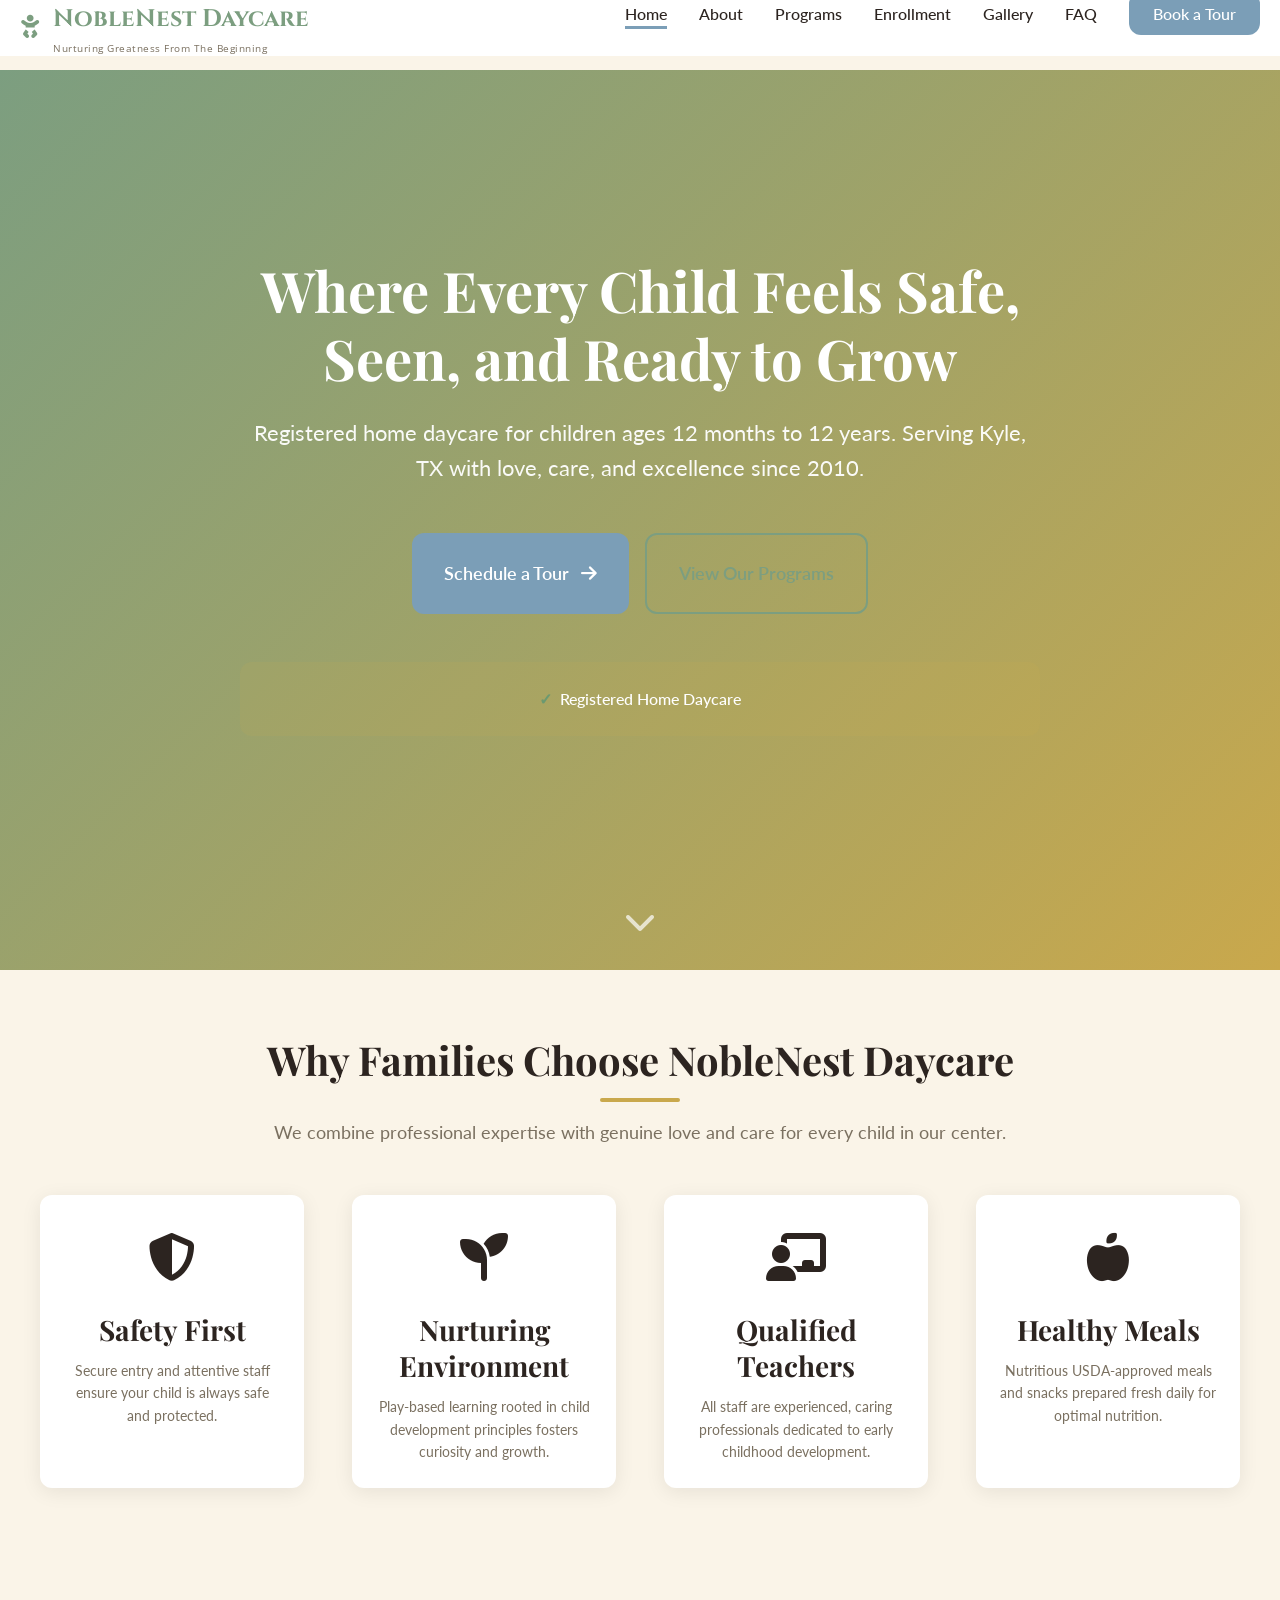
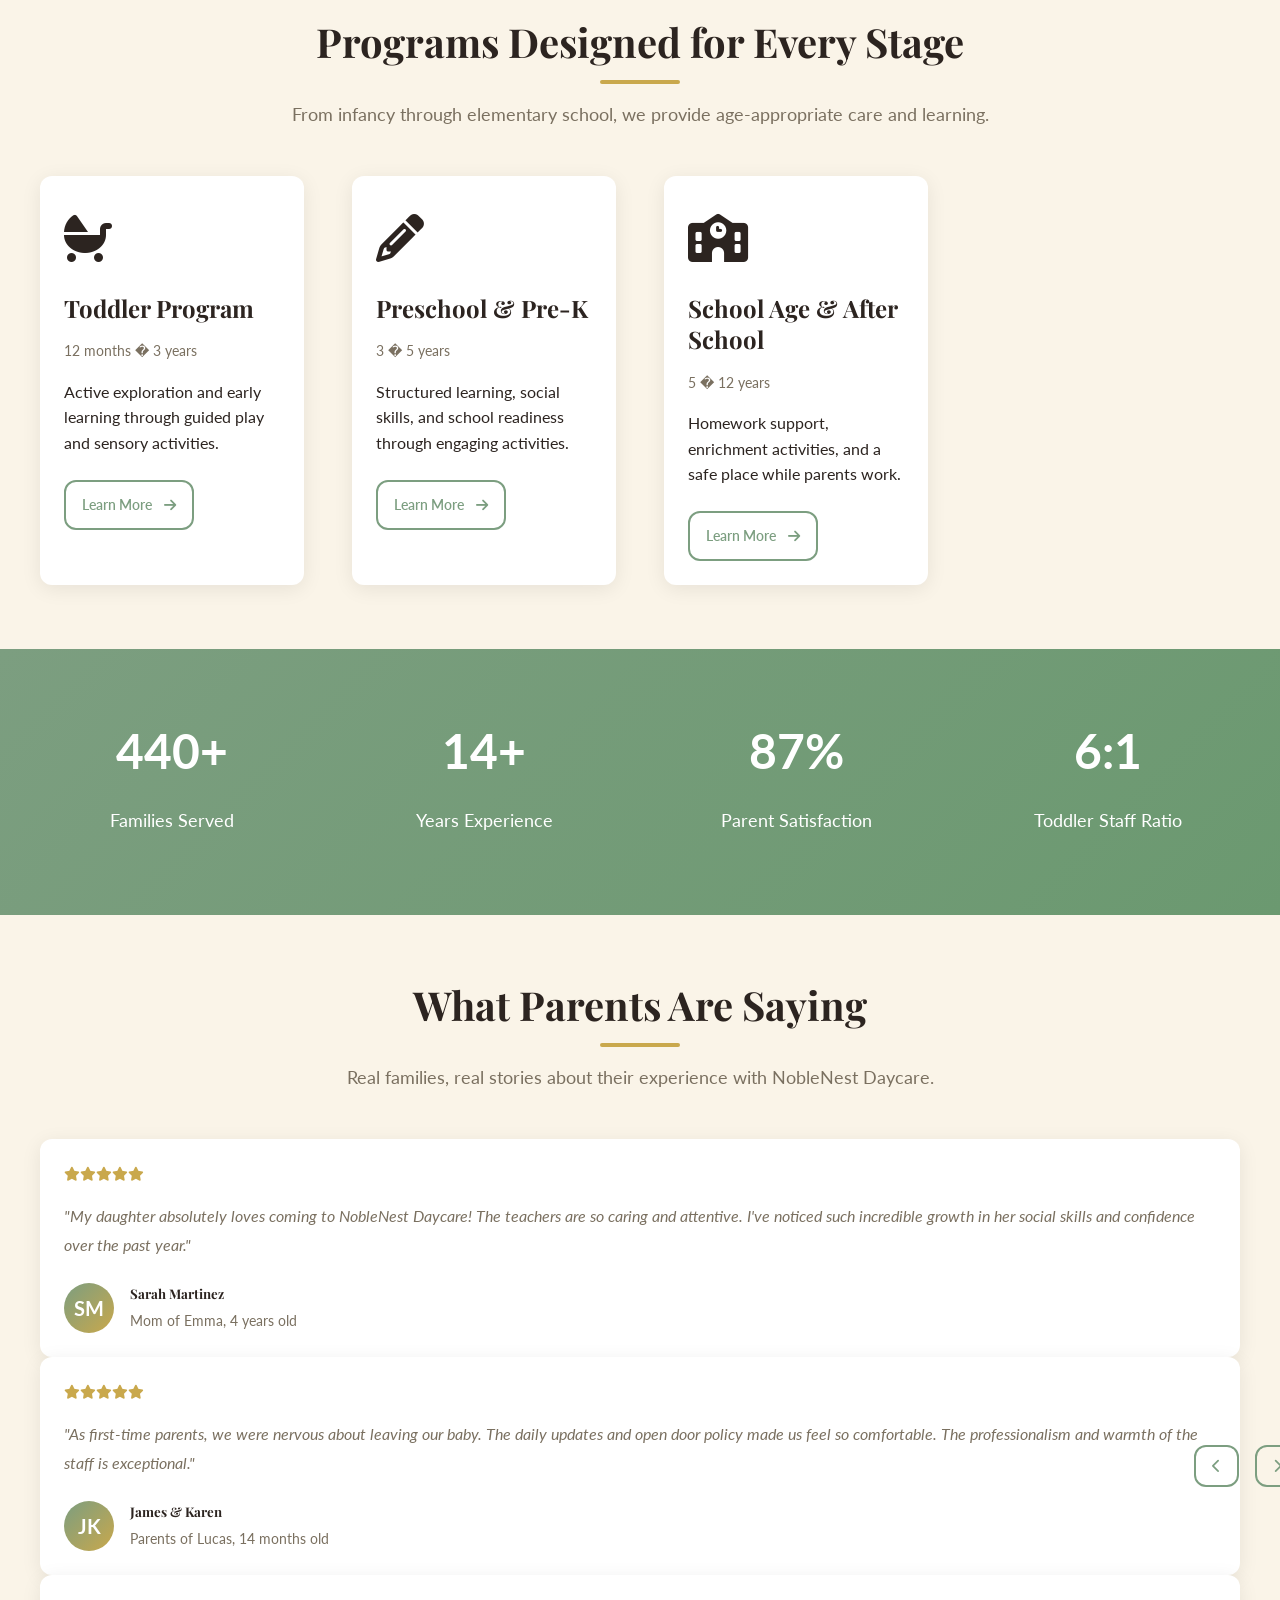
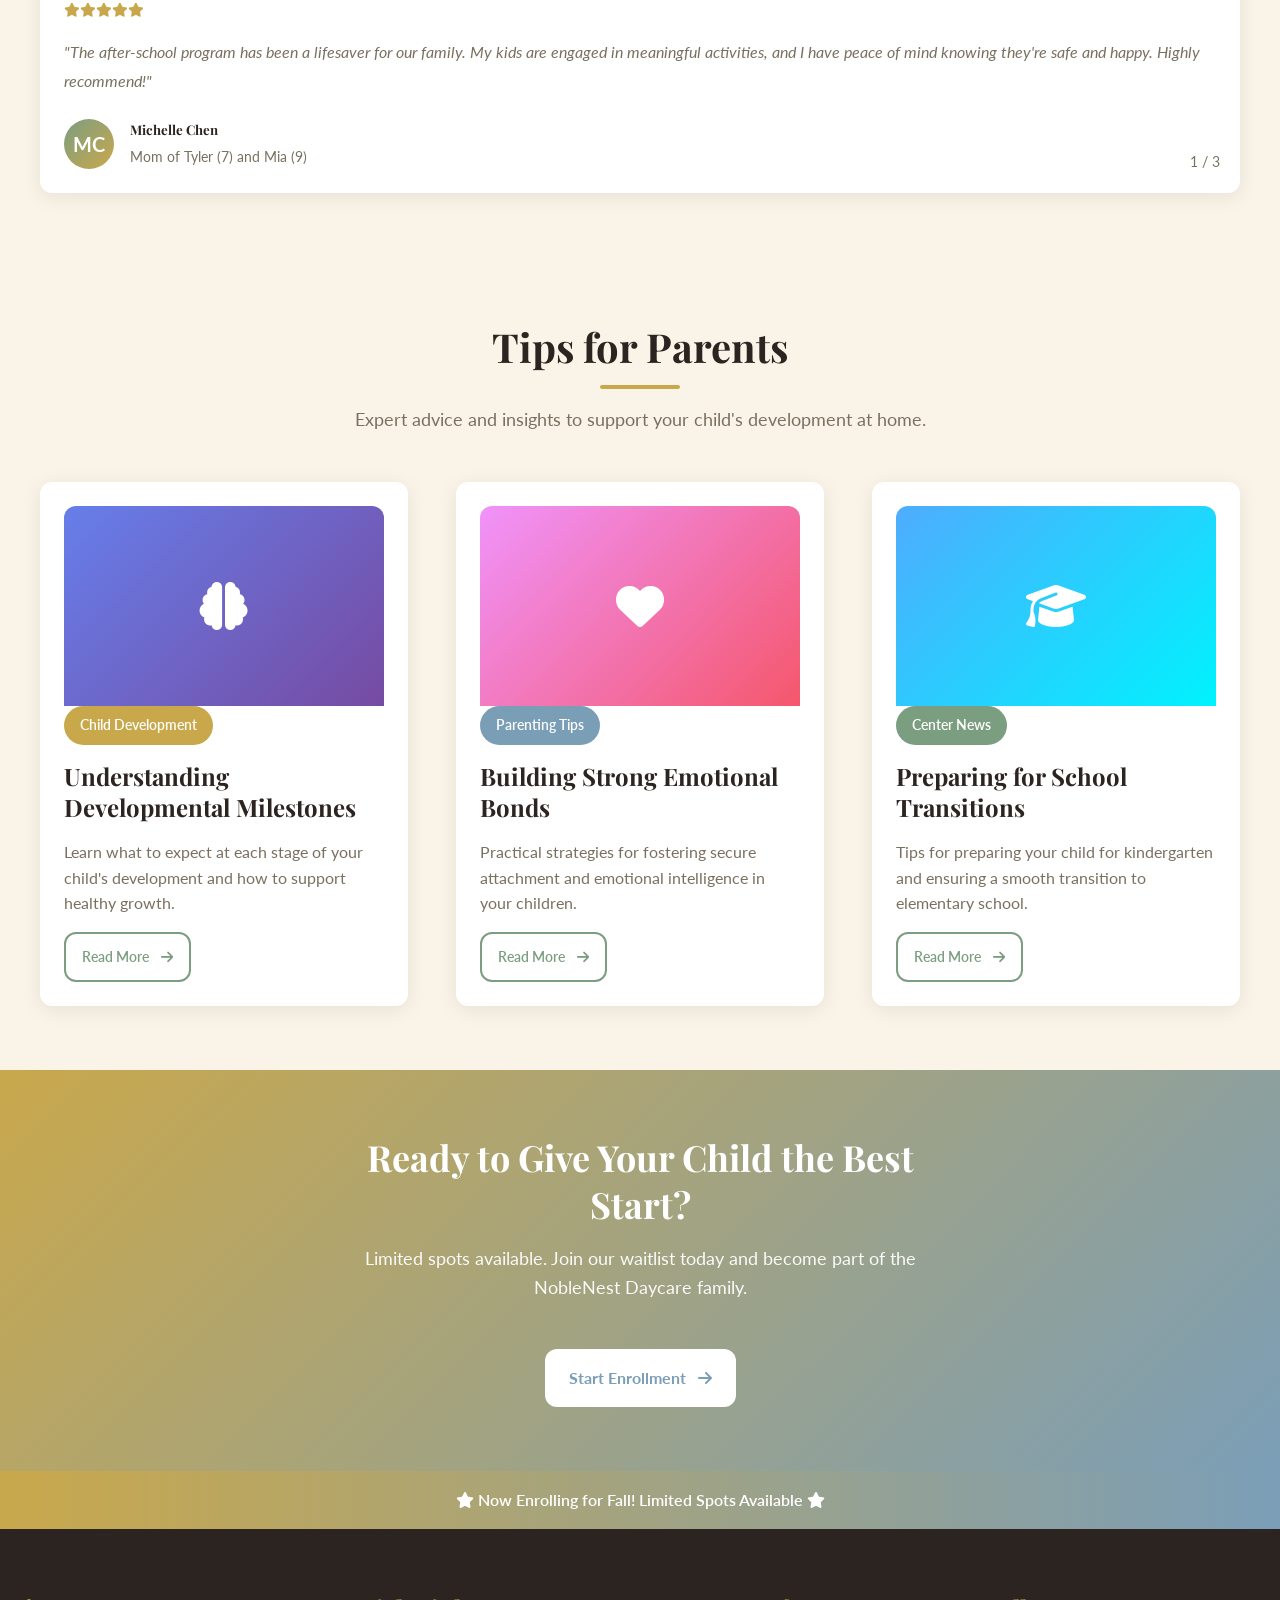
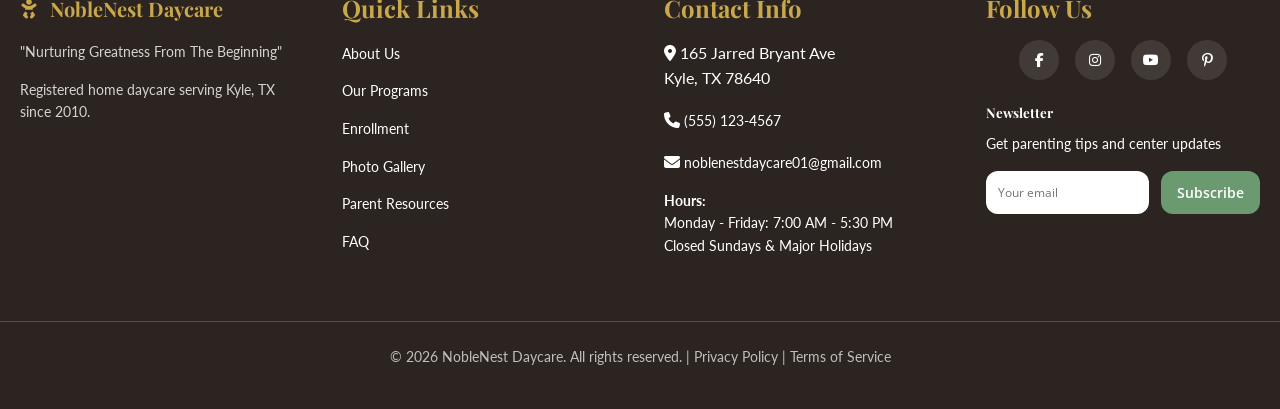
<file: index.html>
<!DOCTYPE html>
<html lang="en">
<head>
  <meta charset="UTF-8">
  <meta name="viewport" content="width=device-width, initial-scale=1.0">
  <meta name="description" content="NobleNest Daycare - Registered home daycare for ages 12 months to 12 years. Safe, nurturing environment with qualified teachers and play-based learning.">
  <meta name="keywords" content="childcare, daycare, preschool, after-school care, child development, Springfield IL">
  
  <!-- Open Graph / Facebook -->
  <meta property="og:type" content="website">
  <meta property="og:url" content="https://noblenestdaycare.com/">
  <meta property="og:title" content="NobleNest Daycare | Registered Home Daycare">
  <meta property="og:description" content="Where every child feels safe, seen, and ready to grow. Registered home daycare for ages 12 months to 12 years.">
  <meta property="og:image" content="https://noblenestdaycare.com/images/og-image.jpg">
  
  <!-- Twitter -->
  <meta property="twitter:card" content="summary_large_image">
  <meta property="twitter:url" content="https://noblenestdaycare.com/">
  <meta property="twitter:title" content="NobleNest Daycare | Registered Home Daycare">
  <meta property="twitter:description" content="Where every child feels safe, seen, and ready to grow. Registered home daycare for ages 12 months to 12 years.">
  <meta property="twitter:image" content="https://noblenestdaycare.com/images/twitter-image.jpg">
  
  <!-- Canonical -->
  <link rel="canonical" href="https://noblenestdaycare.com/">
  
  <!-- Favicon -->
  <link rel="icon" type="image/x-icon" href="data:image/svg+xml,<svg xmlns='http://www.w3.org/2000/svg' viewBox='0 0 100 100'><text y='.9em' font-size='90'>N</text></svg>">
  
  <!-- Google Fonts -->
  <link href="https://fonts.googleapis.com/css2?family=Cinzel:wght@400;600;700&family=Playfair+Display:wght@400;600;700&family=Lato:wght@300;400;700&family=Open+Sans:wght@400;600;700&display=swap" rel="stylesheet">
  
  <!-- Font Awesome -->
  <link rel="stylesheet" href="https://cdnjs.cloudflare.com/ajax/libs/font-awesome/6.4.0/css/all.min.css">
  
  <!-- Stylesheets -->
  <link rel="stylesheet" href="css/style.css">
  <link rel="stylesheet" href="css/responsive.css">
  
  <!-- JSON-LD Schema -->
  <script type="application/ld+json">
  {
    "@context": "https://schema.org",
    "@type": "ChildCare",
    "name": "NobleNest Daycare",
    "description": "Registered home daycare for children ages 12 months to 12 years",
    "telephone": "+1-555-123-4567",
    "email": "noblenestdaycare01@gmail.com",
    "address": {
      "@type": "PostalAddress",
      "streetAddress": "165 Jarred Bryant Ave",
      "addressLocality": "Springfield",
      "addressRegion": "IL",
      "postalCode": "62701",
      "addressCountry": "US"
    },
    "openingHours": "Mo-Fr 07:00-17:30",
    "priceRange": "$$",
    "url": "https://noblenestdaycare.com",
    "aggregateRating": {
      "@type": "AggregateRating",
      "ratingValue": "5",
      "bestRating": "5",
      "worstRating": "1",
      "ratingCount": "247"
    }
  }
  </script>
  
  <title>NobleNest Daycare | Registered Home Daycare for Ages 12 Months - 12 Years</title>
</head>
<body>
  <a href="#main-content" class="skip-link">Skip to main content</a>

  <!-- HEADER & NAVIGATION -->
  <header>
    <nav class="container">
      <a href="index.html" class="logo">
        <span><i class="fas fa-baby"></i></span>
        <div class="logo-text"><span>NobleNest Daycare</span><span class="logo-motto">Nurturing Greatness From The Beginning</span></div>
      </a>
      
      <ul class="nav-menu">
        <li><a href="index.html">Home</a></li>
        <li><a href="about.html">About</a></li>
        <li><a href="programs.html">Programs</a></li>
        <li><a href="enrollment.html">Enrollment</a></li>
        <li><a href="gallery.html">Gallery</a></li>
        <li><a href="faq.html">FAQ</a></li>
        <li><a href="contact.html" class="nav-cta">Book a Tour</a></li>
      </ul>

      <button class="hamburger" aria-label="Toggle navigation menu" aria-expanded="false">
        <span></span>
        <span></span>
        <span></span>
      </button>
    </nav>

    <div class="mobile-menu">
      <a href="index.html">Home</a>
      <a href="about.html">About</a>
      <a href="programs.html">Programs</a>
      <a href="enrollment.html">Enrollment</a>
      <a href="gallery.html">Gallery</a>
      <a href="resources.html">Resources</a>
      <a href="faq.html">FAQ</a>
      <a href="contact.html" class="nav-cta">Book a Tour</a>
    </div>
  </header>

  <!-- MAIN CONTENT -->
  <main id="main-content">
    <!-- HERO SECTION -->
    <section class="hero">
      <div class="hero-content">
        <h1>Where Every Child Feels Safe, Seen, and Ready to Grow</h1>
        <p class="hero-subtitle">
          Registered home daycare for children ages 12 months to 12 years. Serving Kyle, TX with love, care, and excellence since 2010.
        </p>
        
        <div class="hero-buttons">
          <a href="contact.html" class="btn btn-accent btn-large">Schedule a Tour <i class="fas fa-arrow-right"></i></a>
          <a href="programs.html" class="btn btn-outline btn-large">View Our Programs</a>
        </div>

        <div class="trust-badges">
          <span class="trust-badge">Registered Home Daycare</span>
        </div>
      </div>

      <div class="scroll-indicator">
        <i class="fas fa-chevron-down"></i>
      </div>
    </section>

    <!-- WHY CHOOSE US SECTION -->
    <section class="bg-background">
      <div class="container">
        <div class="section-header">
          <h2 class="section-title-accent">Why Families Choose NobleNest Daycare</h2>
          <p class="section-subtitle">We combine professional expertise with genuine love and care for every child in our center.</p>
        </div>

        <div class="grid-4">
          <div class="card icon-card">
            <div class="icon"><i class="fas fa-shield-alt"></i></div>
            <h3>Safety First</h3>
            <p>Secure entry and attentive staff ensure your child is always safe and protected.</p>
          </div>

          <div class="card icon-card">
            <div class="icon"><i class="fas fa-seedling"></i></div>
            <h3>Nurturing Environment</h3>
            <p>Play-based learning rooted in child development principles fosters curiosity and growth.</p>
          </div>

          <div class="card icon-card">
            <div class="icon"><i class="fas fa-chalkboard-teacher"></i></div>
            <h3>Qualified Teachers</h3>
            <p>All staff are experienced, caring professionals dedicated to early childhood development.</p>
          </div>

          <div class="card icon-card">
            <div class="icon"><i class="fas fa-apple-alt"></i></div>
            <h3>Healthy Meals</h3>
            <p>Nutritious USDA-approved meals and snacks prepared fresh daily for optimal nutrition.</p>
          </div>
        </div>
      </div>
    </section>

    <!-- PROGRAMS OVERVIEW SECTION -->
    <section>
      <div class="container">
        <div class="section-header">
          <h2 class="section-title-accent">Programs Designed for Every Stage</h2>
          <p class="section-subtitle">From infancy through elementary school, we provide age-appropriate care and learning.</p>
        </div>

        <div class="grid-4 programs-grid">
          <div class="card">
            <div style="font-size: 48px; margin-bottom: var(--spacing-md);"><i class="fas fa-baby-carriage"></i></div>
            <h4>Toddler Program</h4>
            <p style="font-size: var(--font-size-small); color: var(--text-light); margin-bottom: var(--spacing-md);">12 months � 3 years</p>
            <p style="margin-bottom: var(--spacing-lg);">Active exploration and early learning through guided play and sensory activities.</p>
            <a href="programs.html" class="btn btn-outline btn-small">Learn More <i class="fas fa-arrow-right"></i></a>
          </div>

          <div class="card">
            <div style="font-size: 48px; margin-bottom: var(--spacing-md);"><i class="fas fa-pencil-alt"></i></div>
            <h4>Preschool & Pre-K</h4>
            <p style="font-size: var(--font-size-small); color: var(--text-light); margin-bottom: var(--spacing-md);">3 � 5 years</p>
            <p style="margin-bottom: var(--spacing-lg);">Structured learning, social skills, and school readiness through engaging activities.</p>
            <a href="programs.html" class="btn btn-outline btn-small">Learn More <i class="fas fa-arrow-right"></i></a>
          </div>

          <div class="card">
            <div style="font-size: 48px; margin-bottom: var(--spacing-md);"><i class="fas fa-school"></i></div>
            <h4>School Age & After School</h4>
            <p style="font-size: var(--font-size-small); color: var(--text-light); margin-bottom: var(--spacing-md);">5 � 12 years</p>
            <p style="margin-bottom: var(--spacing-lg);">Homework support, enrichment activities, and a safe place while parents work.</p>
            <a href="programs.html" class="btn btn-outline btn-small">Learn More <i class="fas fa-arrow-right"></i></a>
          </div>
        </div>
      </div>
    </section>

    <!-- STATS SECTION -->
    <section style="background: linear-gradient(135deg, var(--primary) 0%, var(--success) 100%); color: white; padding: var(--spacing-3xl) var(--container-padding);">
      <div class="container">
        <div class="grid-4">
          <div style="text-align: center;">
            <div style="font-size: 48px; font-weight: 700; margin-bottom: var(--spacing-md);">
              <span class="counter" data-target="500">0</span>+
            </div>
            <p style="font-size: var(--font-size-large);">Families Served</p>
          </div>

          <div style="text-align: center;">
            <div style="font-size: 48px; font-weight: 700; margin-bottom: var(--spacing-md);">
              <span class="counter" data-target="15">0</span>+
            </div>
            <p style="font-size: var(--font-size-large);">Years Experience</p>
          </div>

          <div style="text-align: center;">
            <div style="font-size: 48px; font-weight: 700; margin-bottom: var(--spacing-md);">
              <span class="counter" data-target="98">0</span>%
            </div>
            <p style="font-size: var(--font-size-large);">Parent Satisfaction</p>
          </div>

          <div style="text-align: center;">
            <div style="font-size: 48px; font-weight: 700; margin-bottom: var(--spacing-md);">
              <span class="counter" data-target="6">0</span>:1
            </div>
            <p style="font-size: var(--font-size-large);">Toddler Staff Ratio</p>
          </div>
        </div>
      </div>
    </section>

    <!-- TESTIMONIALS SECTION -->
    <section class="bg-background">
      <div class="container">
        <div class="section-header">
          <h2 class="section-title-accent">What Parents Are Saying</h2>
          <p class="section-subtitle">Real families, real stories about their experience with NobleNest Daycare.</p>
        </div>

        <div class="testimonials-grid" style="position: relative;">
          <div class="card testimonial-card" style="display: none;">
            <div class="star-rating">
              <i class="fas fa-star"></i><i class="fas fa-star"></i><i class="fas fa-star"></i><i class="fas fa-star"></i><i class="fas fa-star"></i>
            </div>
            <p class="testimonial">
              "My daughter absolutely loves coming to NobleNest Daycare! The teachers are so caring and attentive. I've noticed such incredible growth in her social skills and confidence over the past year."
            </p>
            <div class="testimonial-author">
              <div class="testimonial-avatar">SM</div>
              <div class="testimonial-info">
                <h5>Sarah Martinez</h5>
                <p>Mom of Emma, 4 years old</p>
              </div>
            </div>
          </div>

          <div class="card testimonial-card" style="display: none;">
            <div class="star-rating">
              <i class="fas fa-star"></i><i class="fas fa-star"></i><i class="fas fa-star"></i><i class="fas fa-star"></i><i class="fas fa-star"></i>
            </div>
            <p class="testimonial">
              "As first-time parents, we were nervous about leaving our baby. The daily updates and open door policy made us feel so comfortable. The professionalism and warmth of the staff is exceptional."
            </p>
            <div class="testimonial-author">
              <div class="testimonial-avatar">JK</div>
              <div class="testimonial-info">
                <h5>James & Karen</h5>
                <p>Parents of Lucas, 14 months old</p>
              </div>
            </div>
          </div>

          <div class="card testimonial-card" style="display: none;">
            <div class="star-rating">
              <i class="fas fa-star"></i><i class="fas fa-star"></i><i class="fas fa-star"></i><i class="fas fa-star"></i><i class="fas fa-star"></i>
            </div>
            <p class="testimonial">
              "The after-school program has been a lifesaver for our family. My kids are engaged in meaningful activities, and I have peace of mind knowing they're safe and happy. Highly recommend!"
            </p>
            <div class="testimonial-author">
              <div class="testimonial-avatar">MC</div>
              <div class="testimonial-info">
                <h5>Michelle Chen</h5>
                <p>Mom of Tyler (7) and Mia (9)</p>
              </div>
            </div>
          </div>

          <div style="position: absolute; bottom: 20px; right: 20px; font-size: var(--font-size-small); color: var(--text-light);">
            <span class="testimonial-counter">1 / 3</span>
          </div>

          <div style="position: absolute; top: 50%; right: -60px; transform: translateY(-50%); display: flex; gap: var(--spacing-md); z-index: 10;">
            <button class="testimonial-prev btn btn-outline btn-small" aria-label="Previous testimonial">
              <i class="fas fa-chevron-left"></i>
            </button>
            <button class="testimonial-next btn btn-outline btn-small" aria-label="Next testimonial">
              <i class="fas fa-chevron-right"></i>
            </button>
          </div>
        </div>
      </div>
    </section>

    <!-- BLOG SECTION -->
    <section>
      <div class="container">
        <div class="section-header">
          <h2 class="section-title-accent">Tips for Parents</h2>
          <p class="section-subtitle">Expert advice and insights to support your child's development at home.</p>
        </div>

        <div class="grid-3">
          <div class="card blog-card">
            <div style="height: 200px; background: linear-gradient(135deg, #667eea 0%, #764ba2 100%); border-radius: var(--border-radius) var(--border-radius) 0 0; margin: -var(--spacing-lg) -var(--spacing-lg) var(--spacing-lg) -var(--spacing-lg); display: flex; align-items: center; justify-content: center; color: white; font-size: 48px;">
              <i class="fas fa-brain"></i>
            </div>
            <div class="badge badge-secondary" style="margin-bottom: var(--spacing-md);">Child Development</div>
            <h4>Understanding Developmental Milestones</h4>
            <p style="color: var(--text-light);">Learn what to expect at each stage of your child's development and how to support healthy growth.</p>
            <a href="#" class="btn btn-outline btn-small">Read More <i class="fas fa-arrow-right"></i></a>
          </div>

          <div class="card blog-card">
            <div style="height: 200px; background: linear-gradient(135deg, #f093fb 0%, #f5576c 100%); border-radius: var(--border-radius) var(--border-radius) 0 0; margin: -var(--spacing-lg) -var(--spacing-lg) var(--spacing-lg) -var(--spacing-lg); display: flex; align-items: center; justify-content: center; color: white; font-size: 48px;">
              <i class="fas fa-heart"></i>
            </div>
            <div class="badge badge-accent" style="margin-bottom: var(--spacing-md);">Parenting Tips</div>
            <h4>Building Strong Emotional Bonds</h4>
            <p style="color: var(--text-light);">Practical strategies for fostering secure attachment and emotional intelligence in your children.</p>
            <a href="#" class="btn btn-outline btn-small">Read More <i class="fas fa-arrow-right"></i></a>
          </div>

          <div class="card blog-card">
            <div style="height: 200px; background: linear-gradient(135deg, #4facfe 0%, #00f2fe 100%); border-radius: var(--border-radius) var(--border-radius) 0 0; margin: -var(--spacing-lg) -var(--spacing-lg) var(--spacing-lg) -var(--spacing-lg); display: flex; align-items: center; justify-content: center; color: white; font-size: 48px;">
              <i class="fas fa-graduation-cap"></i>
            </div>
            <div class="badge badge-primary" style="margin-bottom: var(--spacing-md);">Center News</div>
            <h4>Preparing for School Transitions</h4>
            <p style="color: var(--text-light);">Tips for preparing your child for kindergarten and ensuring a smooth transition to elementary school.</p>
            <a href="#" class="btn btn-outline btn-small">Read More <i class="fas fa-arrow-right"></i></a>
          </div>
        </div>
      </div>
    </section>

    <!-- ENROLLMENT CTA SECTION -->
    <section style="background: linear-gradient(135deg, var(--secondary) 0%, var(--accent) 100%); color: white; padding: var(--spacing-3xl) var(--container-padding);">
      <div class="container">
        <div style="text-align: center; max-width: 600px; margin: 0 auto;">
          <h2 style="color: white; margin-bottom: var(--spacing-md);">Ready to Give Your Child the Best Start?</h2>
          <p style="font-size: var(--font-size-large); opacity: 0.95; margin-bottom: var(--spacing-2xl);">
            Limited spots available. Join our waitlist today and become part of the NobleNest Daycare family.
          </p>
          <a href="enrollment.html" class="btn" style="background-color: white; color: var(--accent); font-weight: 700;">
            Start Enrollment <i class="fas fa-arrow-right"></i>
          </a>
        </div>
      </div>
    </section>
  </main>

  <!-- NOW ENROLLING BANNER -->
  <div class="enrolling-banner">
    <i class="fas fa-star"></i> Now Enrolling for Fall! Limited Spots Available <i class="fas fa-star"></i>
  </div>

  <!-- FOOTER -->
  <footer>
    <div class="footer-content">
      <div class="footer-section">
        <div class="footer-logo"><i class="fas fa-baby"></i> NobleNest Daycare</div>
        <p class="footer-tagline">"Nurturing Greatness From The Beginning"</p>
        <p style="font-size: var(--font-size-small); color: rgba(255, 255, 255, 0.8);">Registered home daycare serving Kyle, TX since 2010.</p>
      </div>

      <div class="footer-section">
        <h4>Quick Links</h4>
        <ul>
          <li><a href="about.html">About Us</a></li>
          <li><a href="programs.html">Our Programs</a></li>
          <li><a href="enrollment.html">Enrollment</a></li>
          <li><a href="gallery.html">Photo Gallery</a></li>
          <li><a href="resources.html">Parent Resources</a></li>
          <li><a href="faq.html">FAQ</a></li>
        </ul>
      </div>

      <div class="footer-section">
        <h4>Contact Info</h4>
        <p>
          <i class="fas fa-map-marker-alt"></i> 165 Jarred Bryant Ave<br>
          Kyle, TX 78640
        </p>
        <p>
          <i class="fas fa-phone"></i> <a href="tel:+1-555-123-4567">(555) 123-4567</a>
        </p>
        <p>
          <i class="fas fa-envelope"></i> <a href="mailto:noblenestdaycare01@gmail.com">noblenestdaycare01@gmail.com</a>
        </p>
        <p style="font-size: var(--font-size-small); margin-top: var(--spacing-md);">
          <strong>Hours:</strong><br>
          Monday - Friday: 7:00 AM - 5:30 PM<br>
          Closed Sundays & Major Holidays
        </p>
      </div>

      <div class="footer-section">
        <h4>Follow Us</h4>
        <div class="social-links">
          <a href="https://facebook.com/noblenestdaycare" target="_blank" rel="noopener noreferrer" aria-label="Visit our Facebook page">
            <i class="fab fa-facebook-f"></i>
          </a>
          <a href="https://instagram.com/noblenestdaycare" target="_blank" rel="noopener noreferrer" aria-label="Visit our Instagram page">
            <i class="fab fa-instagram"></i>
          </a>
          <a href="https://youtube.com/noblenestdaycare" target="_blank" rel="noopener noreferrer" aria-label="Visit our YouTube channel">
            <i class="fab fa-youtube"></i>
          </a>
          <a href="https://pinterest.com/noblenestdaycare" target="_blank" rel="noopener noreferrer" aria-label="Visit our Pinterest page">
            <i class="fab fa-pinterest-p"></i>
          </a>
        </div>
        <div style="margin-top: var(--spacing-lg);">
          <h5 style="margin-bottom: var(--spacing-sm);">Newsletter</h5>
          <p style="font-size: var(--font-size-small); margin-bottom: var(--spacing-md);">Get parenting tips and center updates</p>
          <form style="display: flex; gap: var(--spacing-sm);" onsubmit="event.preventDefault(); alert('Newsletter signup coming soon!');">
            <input type="email" placeholder="Your email" style="flex: 1; padding: var(--spacing-sm); border: none; border-radius: var(--border-radius); font-size: 12px;">
            <button type="submit" class="btn btn-secondary btn-small" style="padding: var(--spacing-sm) var(--spacing-md);">Subscribe</button>
          </form>
        </div>
      </div>
    </div>

    <div class="footer-bottom">
      <p>&copy; 2026 NobleNest Daycare. All rights reserved. | <a href="#" style="color: rgba(255, 255, 255, 0.7);">Privacy Policy</a> | <a href="#" style="color: rgba(255, 255, 255, 0.7);">Terms of Service</a></p>
    </div>
  </footer>

  <!-- SCROLL TO TOP BUTTON -->
  <button class="scroll-to-top" aria-label="Scroll to top">
    <i class="fas fa-arrow-up"></i>
  </button>
  <!-- SCRIPTS -->
  <script src="js/main.js" defer></script>
<!-- Elfsight AI Chatbot -->
<script src="https://elfsightcdn.com/platform.js" async></script>
<div class="elfsight-app-eb1572ae-0940-4fcf-b2e3-3b8b7a0c66af" data-elfsight-app-lazy></div>
</body>
</html>
</file>
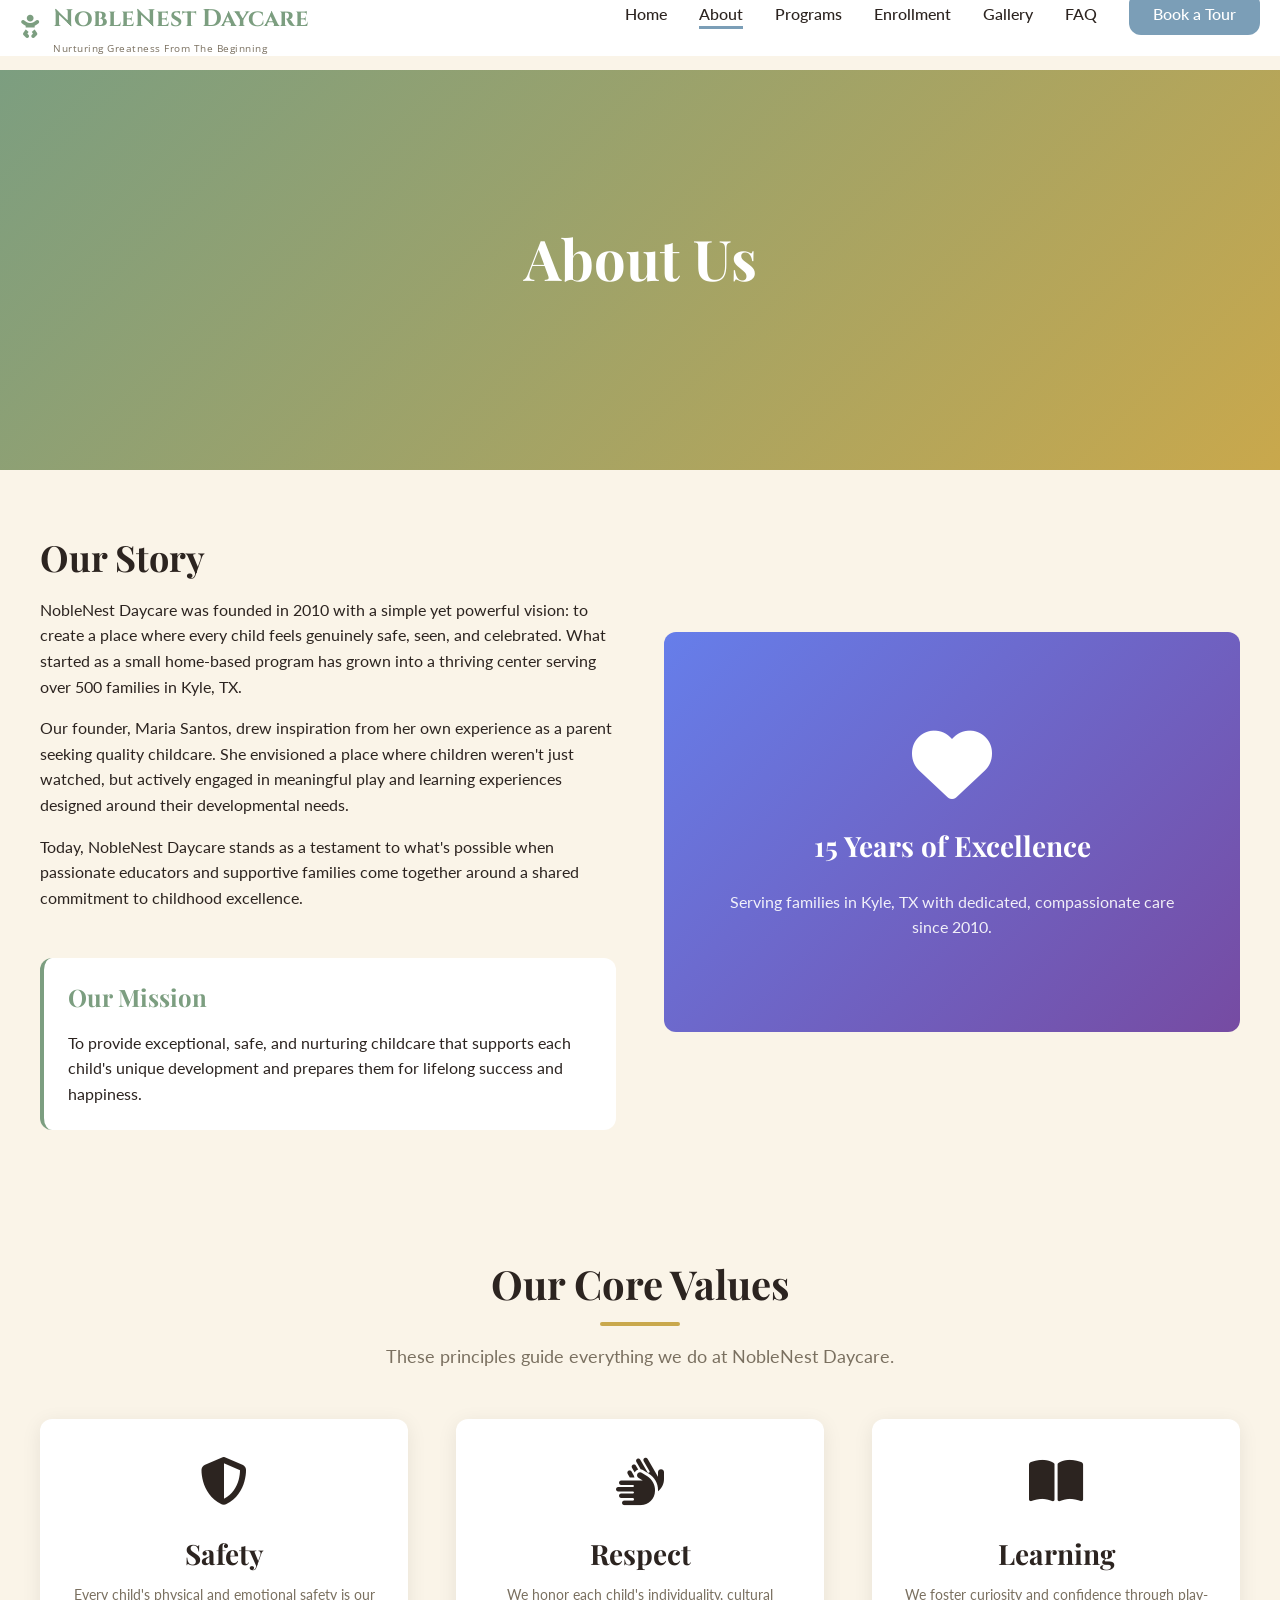
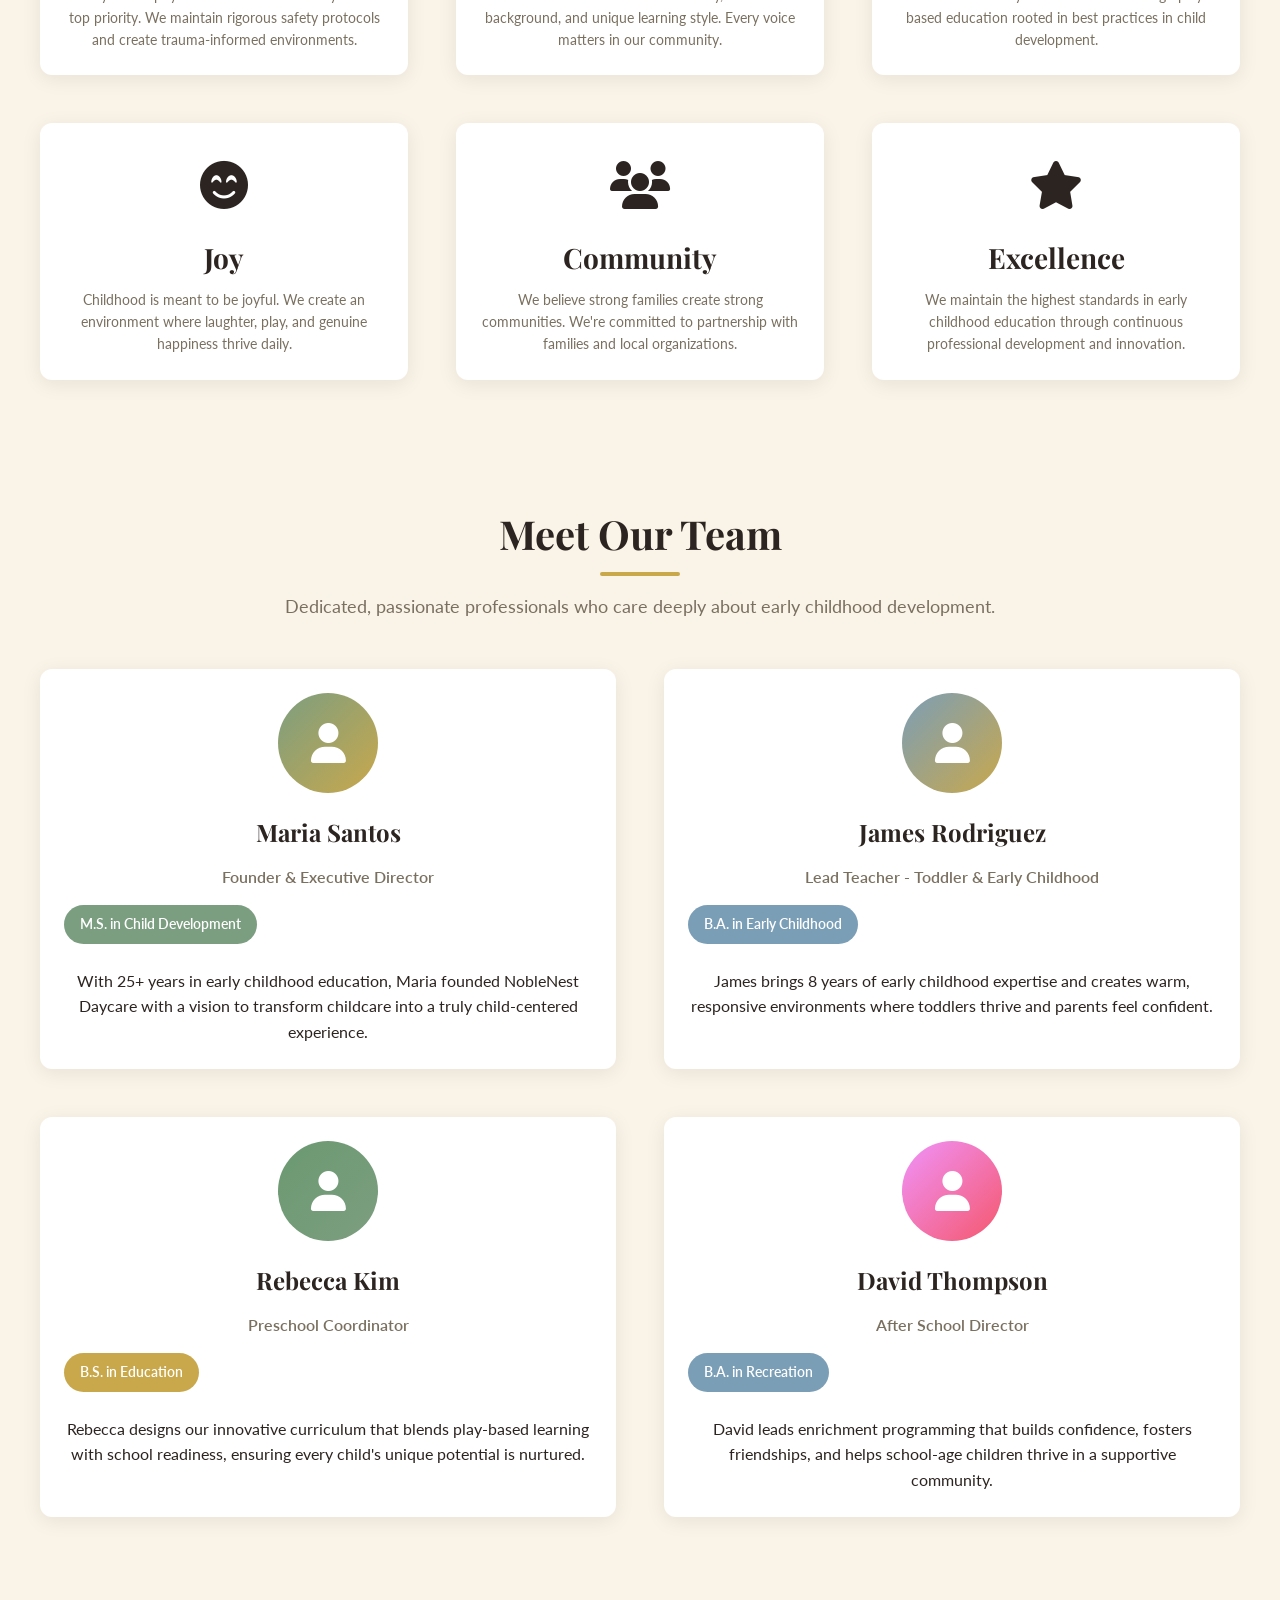
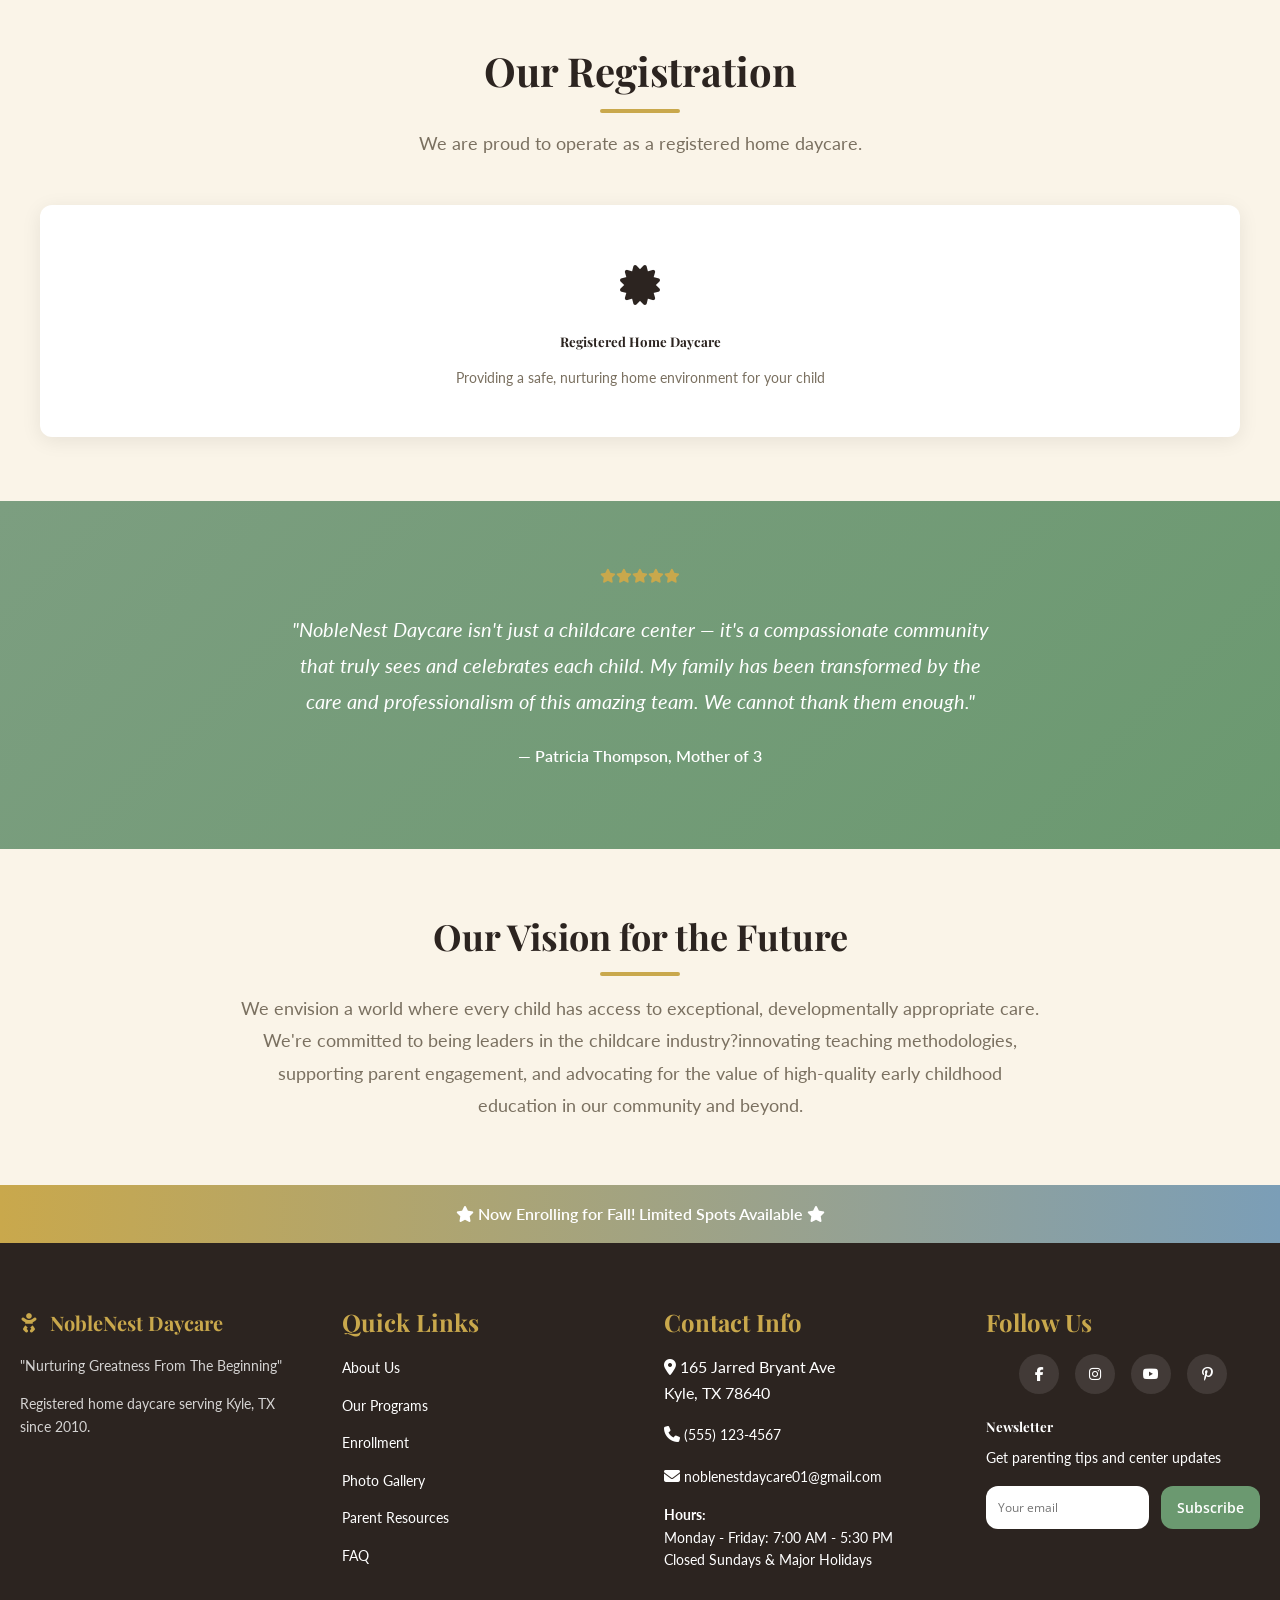
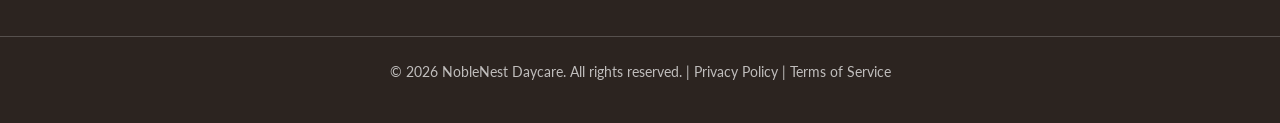
<file: about.html>
﻿<!DOCTYPE html>
<html lang="en">
<head>
  <meta charset="UTF-8">
  <meta name="viewport" content="width=device-width, initial-scale=1.0">
  <meta name="description" content="About NobleNest Daycare - Our story, mission, values, and the dedicated team behind our childcare center.">
  <meta name="keywords" content="about childcare, our mission, our team, childcare values, child development philosophy">
  
  <meta property="og:type" content="website">
  <meta property="og:url" content="https://noblenestdaycare.com/about.html">
  <meta property="og:title" content="About NobleNest Daycare | Our Story & Mission">
  <meta property="og:description" content="Learn about our mission, values, and the dedicated team behind NobleNest Daycare.">
  
  <meta property="twitter:card" content="summary">
  <meta property="twitter:url" content="https://noblenestdaycare.com/about.html">
  <meta property="twitter:title" content="About NobleNest Daycare | Our Story & Mission">
  <meta property="twitter:description" content="Learn about our mission, values, and the dedicated team behind NobleNest Daycare.">
  
  <link rel="canonical" href="https://noblenestdaycare.com/about.html">
  <link rel="icon" type="image/x-icon" href="data:image/svg+xml,<svg xmlns='http://www.w3.org/2000/svg' viewBox='0 0 100 100'><text y='.9em' font-size='90'>N</text></svg>">
  
  <link href="https://fonts.googleapis.com/css2?family=Cinzel:wght@400;600;700&family=Playfair+Display:wght@400;600;700&family=Lato:wght@300;400;700&family=Open+Sans:wght@400;600;700&display=swap" rel="stylesheet">
  <link rel="stylesheet" href="https://cdnjs.cloudflare.com/ajax/libs/font-awesome/6.4.0/css/all.min.css">
  
  <link rel="stylesheet" href="css/style.css">
  <link rel="stylesheet" href="css/responsive.css">
  
  <title>About NobleNest Daycare | Our Story & Mission</title>
</head>
<body>
  <a href="#main-content" class="skip-link">Skip to main content</a>

  <header>
    <nav class="container">
      <a href="index.html" class="logo">
        <span><i class="fas fa-baby"></i></span>
        <div class="logo-text"><span>NobleNest Daycare</span><span class="logo-motto">Nurturing Greatness From The Beginning</span></div>
      </a>
      
      <ul class="nav-menu">
        <li><a href="index.html">Home</a></li>
        <li><a href="about.html">About</a></li>
        <li><a href="programs.html">Programs</a></li>
        <li><a href="enrollment.html">Enrollment</a></li>
        <li><a href="gallery.html">Gallery</a></li>
        <li><a href="faq.html">FAQ</a></li>
        <li><a href="contact.html" class="nav-cta">Book a Tour</a></li>
      </ul>

      <button class="hamburger" aria-label="Toggle navigation menu" aria-expanded="false">
        <span></span>
        <span></span>
        <span></span>
      </button>
    </nav>

    <div class="mobile-menu">
      <a href="index.html">Home</a>
      <a href="about.html">About</a>
      <a href="programs.html">Programs</a>
      <a href="enrollment.html">Enrollment</a>
      <a href="gallery.html">Gallery</a>
      <a href="resources.html">Resources</a>
      <a href="faq.html">FAQ</a>
      <a href="contact.html" class="nav-cta">Book a Tour</a>
    </div>
  </header>

  <main id="main-content">
    <!-- HERO BANNER -->
    <section class="hero hero-small">
      <div class="hero-content">
        <h1>About Us</h1>
      </div>
    </section>

    <!-- OUR STORY SECTION -->
    <section class="bg-background">
      <div class="container">
        <div class="two-column">
          <div>
            <h2>Our Story</h2>
            <p>
              NobleNest Daycare was founded in 2010 with a simple yet powerful vision: to create a place where every child feels genuinely safe, seen, and celebrated. What started as a small home-based program has grown into a thriving center serving over 500 families in Kyle, TX.
            </p>
            <p>
              Our founder, Maria Santos, drew inspiration from her own experience as a parent seeking quality childcare. She envisioned a place where children weren't just watched, but actively engaged in meaningful play and learning experiences designed around their developmental needs.
            </p>
            <p>
              Today, NobleNest Daycare stands as a testament to what's possible when passionate educators and supportive families come together around a shared commitment to childhood excellence.
            </p>

            <div style="margin-top: var(--spacing-2xl); padding: var(--spacing-lg); background-color: var(--white); border-radius: var(--border-radius); border-left: 4px solid var(--primary);">
              <h4 style="margin-bottom: var(--spacing-md); color: var(--primary);">Our Mission</h4>
              <p style="margin-bottom: 0;">
                To provide exceptional, safe, and nurturing childcare that supports each child's unique development and prepares them for lifelong success and happiness.
              </p>
            </div>
          </div>

          <div style="background: linear-gradient(135deg, #667eea 0%, #764ba2 100%); border-radius: var(--border-radius); padding: var(--spacing-3xl); color: white; display: flex; flex-direction: column; justify-content: center; align-items: center; text-align: center; min-height: 400px;">
            <i class="fas fa-heart" style="font-size: 80px; margin-bottom: var(--spacing-lg);"></i>
            <h3 style="color: white; margin-bottom: var(--spacing-lg);">15 Years of Excellence</h3>
            <p style="opacity: 0.9; margin-bottom: 0;">
              Serving families in Kyle, TX with dedicated, compassionate care since 2010.
            </p>
          </div>
        </div>
      </div>
    </section>

    <!-- OUR VALUES SECTION -->
    <section>
      <div class="container">
        <div class="section-header">
          <h2 class="section-title-accent">Our Core Values</h2>
          <p class="section-subtitle">These principles guide everything we do at NobleNest Daycare.</p>
        </div>

        <div class="grid-3">
          <div class="card icon-card">
            <div class="icon"><i class="fas fa-shield-alt"></i></div>
            <h3>Safety</h3>
            <p>Every child's physical and emotional safety is our top priority. We maintain rigorous safety protocols and create trauma-informed environments.</p>
          </div>

          <div class="card icon-card">
            <div class="icon"><i class="fas fa-hands"></i></div>
            <h3>Respect</h3>
            <p>We honor each child's individuality, cultural background, and unique learning style. Every voice matters in our community.</p>
          </div>

          <div class="card icon-card">
            <div class="icon"><i class="fas fa-book-open"></i></div>
            <h3>Learning</h3>
            <p>We foster curiosity and confidence through play-based education rooted in best practices in child development.</p>
          </div>

          <div class="card icon-card">
            <div class="icon"><i class="fas fa-smile-beam"></i></div>
            <h3>Joy</h3>
            <p>Childhood is meant to be joyful. We create an environment where laughter, play, and genuine happiness thrive daily.</p>
          </div>

          <div class="card icon-card">
            <div class="icon"><i class="fas fa-users"></i></div>
            <h3>Community</h3>
            <p>We believe strong families create strong communities. We're committed to partnership with families and local organizations.</p>
          </div>

          <div class="card icon-card">
            <div class="icon"><i class="fas fa-star"></i></div>
            <h3>Excellence</h3>
            <p>We maintain the highest standards in early childhood education through continuous professional development and innovation.</p>
          </div>
        </div>
      </div>
    </section>

    <!-- MEET OUR TEAM SECTION -->
    <section class="bg-background">
      <div class="container">
        <div class="section-header">
          <h2 class="section-title-accent">Meet Our Team</h2>
          <p class="section-subtitle">Dedicated, passionate professionals who care deeply about early childhood development.</p>
        </div>

        <div class="grid-2">
          <div class="card">
            <div style="width: 100px; height: 100px; background: linear-gradient(135deg, var(--primary) 0%, var(--secondary) 100%); border-radius: 50%; margin: 0 auto var(--spacing-lg); display: flex; align-items: center; justify-content: center; color: white; font-size: 40px;">
              <i class="fas fa-user"></i>
            </div>
            <h4 style="text-align: center;">Maria Santos</h4>
            <p style="text-align: center; color: var(--text-light); font-weight: 600; margin-bottom: var(--spacing-md);">Founder & Executive Director</p>
            <div class="badge badge-primary" style="text-align: center; width: fit-content; margin: 0 auto var(--spacing-lg);">M.S. in Child Development</div>
            <p style="text-align: center; margin-bottom: 0;">
              With 25+ years in early childhood education, Maria founded NobleNest Daycare with a vision to transform childcare into a truly child-centered experience.
            </p>
          </div>

          <div class="card">
            <div style="width: 100px; height: 100px; background: linear-gradient(135deg, var(--accent) 0%, var(--secondary) 100%); border-radius: 50%; margin: 0 auto var(--spacing-lg); display: flex; align-items: center; justify-content: center; color: white; font-size: 40px;">
              <i class="fas fa-user"></i>
            </div>
            <h4 style="text-align: center;">James Rodriguez</h4>
            <p style="text-align: center; color: var(--text-light); font-weight: 600; margin-bottom: var(--spacing-md);">Lead Teacher - Toddler &amp; Early Childhood</p>
            <div class="badge badge-accent" style="text-align: center; width: fit-content; margin: 0 auto var(--spacing-lg);">B.A. in Early Childhood</div>
            <p style="text-align: center; margin-bottom: 0;">
              James brings 8 years of early childhood expertise and creates warm, responsive environments where toddlers thrive and parents feel confident.
            </p>
          </div>

          <div class="card">
            <div style="width: 100px; height: 100px; background: linear-gradient(135deg, var(--success) 0%, var(--primary) 100%); border-radius: 50%; margin: 0 auto var(--spacing-lg); display: flex; align-items: center; justify-content: center; color: white; font-size: 40px;">
              <i class="fas fa-user"></i>
            </div>
            <h4 style="text-align: center;">Rebecca Kim</h4>
            <p style="text-align: center; color: var(--text-light); font-weight: 600; margin-bottom: var(--spacing-md);">Preschool Coordinator</p>
            <div class="badge badge-secondary" style="text-align: center; width: fit-content; margin: 0 auto var(--spacing-lg);">B.S. in Education</div>
            <p style="text-align: center; margin-bottom: 0;">
              Rebecca designs our innovative curriculum that blends play-based learning with school readiness, ensuring every child's unique potential is nurtured.
            </p>
          </div>

          <div class="card">
            <div style="width: 100px; height: 100px; background: linear-gradient(135deg, #f093fb 0%, #f5576c 100%); border-radius: 50%; margin: 0 auto var(--spacing-lg); display: flex; align-items: center; justify-content: center; color: white; font-size: 40px;">
              <i class="fas fa-user"></i>
            </div>
            <h4 style="text-align: center;">David Thompson</h4>
            <p style="text-align: center; color: var(--text-light); font-weight: 600; margin-bottom: var(--spacing-md);">After School Director</p>
            <div class="badge badge-accent" style="text-align: center; width: fit-content; margin: 0 auto var(--spacing-lg);">B.A. in Recreation</div>
            <p style="text-align: center; margin-bottom: 0;">
              David leads enrichment programming that builds confidence, fosters friendships, and helps school-age children thrive in a supportive community.
            </p>
          </div>
        </div>
      </div>
    </section>

    <!-- ACCREDITATIONS & LICENSES SECTION -->
    <section>
      <div class="container">
        <div class="section-header">
          <h2 class="section-title-accent">Our Registration</h2>
          <p class="section-subtitle">We are proud to operate as a registered home daycare.</p>
        </div>

        <div style="display: grid; grid-template-columns: repeat(auto-fit, minmax(150px, 1fr)); gap: var(--spacing-2xl); align-items: center;">
          <div style="background: var(--white); padding: var(--spacing-2xl); border-radius: var(--border-radius); text-align: center; box-shadow: var(--shadow-md);">
            <div style="font-size: 40px; margin-bottom: var(--spacing-md);"><i class="fas fa-certificate"></i></div>
            <h5>Registered Home Daycare</h5>
            <p style="font-size: var(--font-size-small); margin-bottom: 0; color: var(--text-light);">Providing a safe, nurturing home environment for your child</p>
          </div>
        </div>
      </div>
    </section>

    <!-- PARENT TESTIMONIAL BANNER -->
    <section style="background: linear-gradient(135deg, var(--primary) 0%, var(--success) 100%); color: white; padding: var(--spacing-3xl) var(--container-padding);">
      <div class="container">
        <div style="text-align: center; max-width: 700px; margin: 0 auto;">
          <div class="star-rating" style="justify-content: center; margin-bottom: var(--spacing-lg);">
            <i class="fas fa-star"></i><i class="fas fa-star"></i><i class="fas fa-star"></i><i class="fas fa-star"></i><i class="fas fa-star"></i>
          </div>
          <p style="font-size: 20px; font-style: italic; margin-bottom: var(--spacing-lg); line-height: 1.8;">
            "NobleNest Daycare isn't just a childcare center — it's a compassionate community that truly sees and celebrates each child. My family has been transformed by the care and professionalism of this amazing team. We cannot thank them enough."
          </p>
          <p style="font-size: 16px; font-weight: 600;">
            — Patricia Thompson, Mother of 3
          </p>
        </div>
      </div>
    </section>

    <!-- VISION SECTION -->
    <section class="bg-background">
      <div class="container">
        <div style="text-align: center; max-width: 800px; margin: 0 auto;">
          <h2 class="section-title-accent">Our Vision for the Future</h2>
          <p style="font-size: var(--font-size-large); color: var(--text-light); line-height: 1.8; margin-bottom: 0;">
            We envision a world where every child has access to exceptional, developmentally appropriate care. We're committed to being leaders in the childcare industry?innovating teaching methodologies, supporting parent engagement, and advocating for the value of high-quality early childhood education in our community and beyond.
          </p>
        </div>
      </div>
    </section>
  </main>

  <div class="enrolling-banner">
    <i class="fas fa-star"></i> Now Enrolling for Fall! Limited Spots Available <i class="fas fa-star"></i>
  </div>

  <footer>
    <div class="footer-content">
      <div class="footer-section">
        <div class="footer-logo"><i class="fas fa-baby"></i> NobleNest Daycare</div>
        <p class="footer-tagline">"Nurturing Greatness From The Beginning"</p>
        <p style="font-size: var(--font-size-small); color: rgba(255, 255, 255, 0.8);">Registered home daycare serving Kyle, TX since 2010.</p>
      </div>

      <div class="footer-section">
        <h4>Quick Links</h4>
        <ul>
          <li><a href="about.html">About Us</a></li>
          <li><a href="programs.html">Our Programs</a></li>
          <li><a href="enrollment.html">Enrollment</a></li>
          <li><a href="gallery.html">Photo Gallery</a></li>
          <li><a href="resources.html">Parent Resources</a></li>
          <li><a href="faq.html">FAQ</a></li>
        </ul>
      </div>

      <div class="footer-section">
        <h4>Contact Info</h4>
        <p>
          <i class="fas fa-map-marker-alt"></i> 165 Jarred Bryant Ave<br>
          Kyle, TX 78640
        </p>
        <p>
          <i class="fas fa-phone"></i> <a href="tel:+1-555-123-4567">(555) 123-4567</a>
        </p>
        <p>
          <i class="fas fa-envelope"></i> <a href="mailto:noblenestdaycare01@gmail.com">noblenestdaycare01@gmail.com</a>
        </p>
        <p style="font-size: var(--font-size-small); margin-top: var(--spacing-md);">
          <strong>Hours:</strong><br>
          Monday - Friday: 7:00 AM - 5:30 PM<br>
          Closed Sundays & Major Holidays
        </p>
      </div>

      <div class="footer-section">
        <h4>Follow Us</h4>
        <div class="social-links">
          <a href="https://facebook.com/noblenestdaycare" target="_blank" rel="noopener noreferrer" aria-label="Visit our Facebook page">
            <i class="fab fa-facebook-f"></i>
          </a>
          <a href="https://instagram.com/noblenestdaycare" target="_blank" rel="noopener noreferrer" aria-label="Visit our Instagram page">
            <i class="fab fa-instagram"></i>
          </a>
          <a href="https://youtube.com/noblenestdaycare" target="_blank" rel="noopener noreferrer" aria-label="Visit our YouTube channel">
            <i class="fab fa-youtube"></i>
          </a>
          <a href="https://pinterest.com/noblenestdaycare" target="_blank" rel="noopener noreferrer" aria-label="Visit our Pinterest page">
            <i class="fab fa-pinterest-p"></i>
          </a>
        </div>
        <div style="margin-top: var(--spacing-lg);">
          <h5 style="margin-bottom: var(--spacing-sm);">Newsletter</h5>
          <p style="font-size: var(--font-size-small); margin-bottom: var(--spacing-md);">Get parenting tips and center updates</p>
          <form style="display: flex; gap: var(--spacing-sm);" onsubmit="event.preventDefault(); alert('Newsletter signup coming soon!');">
            <input type="email" placeholder="Your email" style="flex: 1; padding: var(--spacing-sm); border: none; border-radius: var(--border-radius); font-size: 12px;">
            <button type="submit" class="btn btn-secondary btn-small" style="padding: var(--spacing-sm) var(--spacing-md);">Subscribe</button>
          </form>
        </div>
      </div>
    </div>

    <div class="footer-bottom">
      <p>&copy; 2026 NobleNest Daycare. All rights reserved. | <a href="#" style="color: rgba(255, 255, 255, 0.7);">Privacy Policy</a> | <a href="#" style="color: rgba(255, 255, 255, 0.7);">Terms of Service</a></p>
    </div>
  </footer>

  <button class="scroll-to-top" aria-label="Scroll to top">
    <i class="fas fa-arrow-up"></i>
  </button>

  <script src="js/main.js" defer></script>
<!-- Elfsight AI Chatbot -->
<script src="https://elfsightcdn.com/platform.js" async></script>
<div class="elfsight-app-eb1572ae-0940-4fcf-b2e3-3b8b7a0c66af" data-elfsight-app-lazy></div>
</body>
</html>
</file>
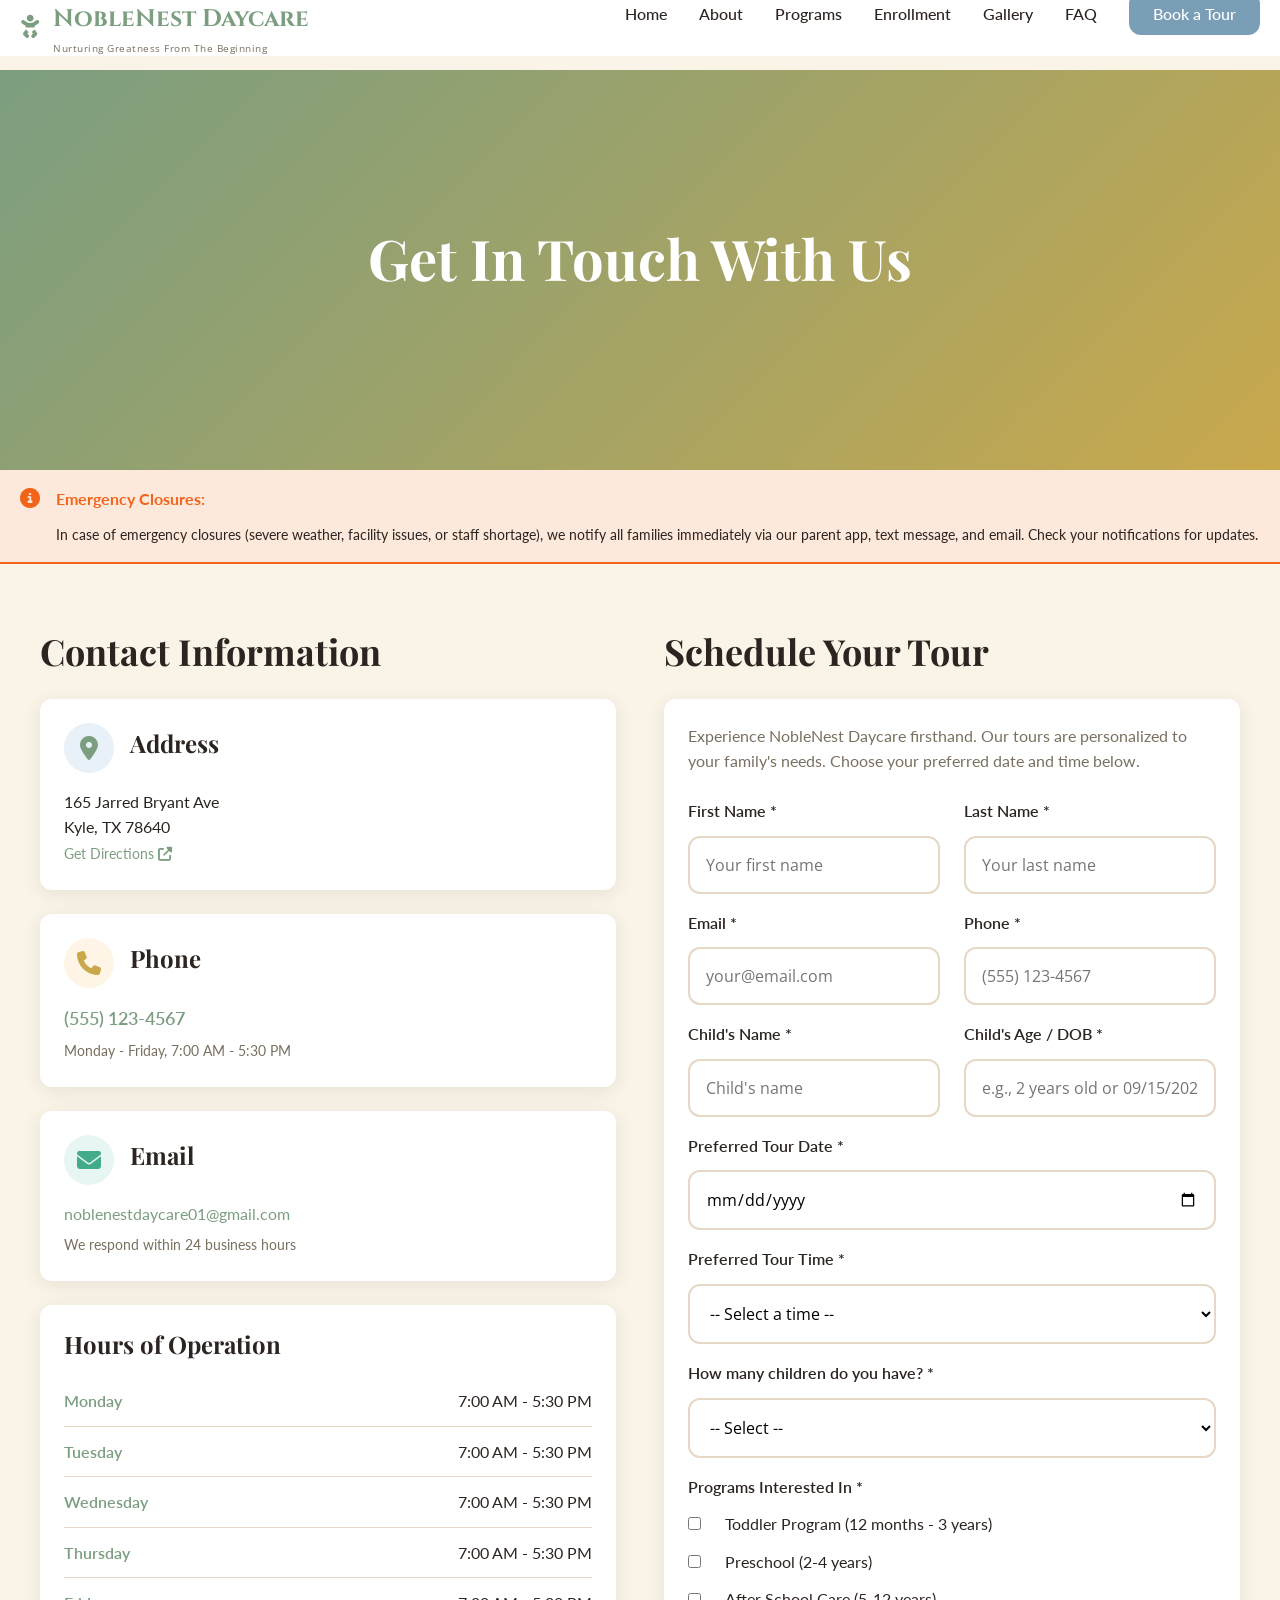
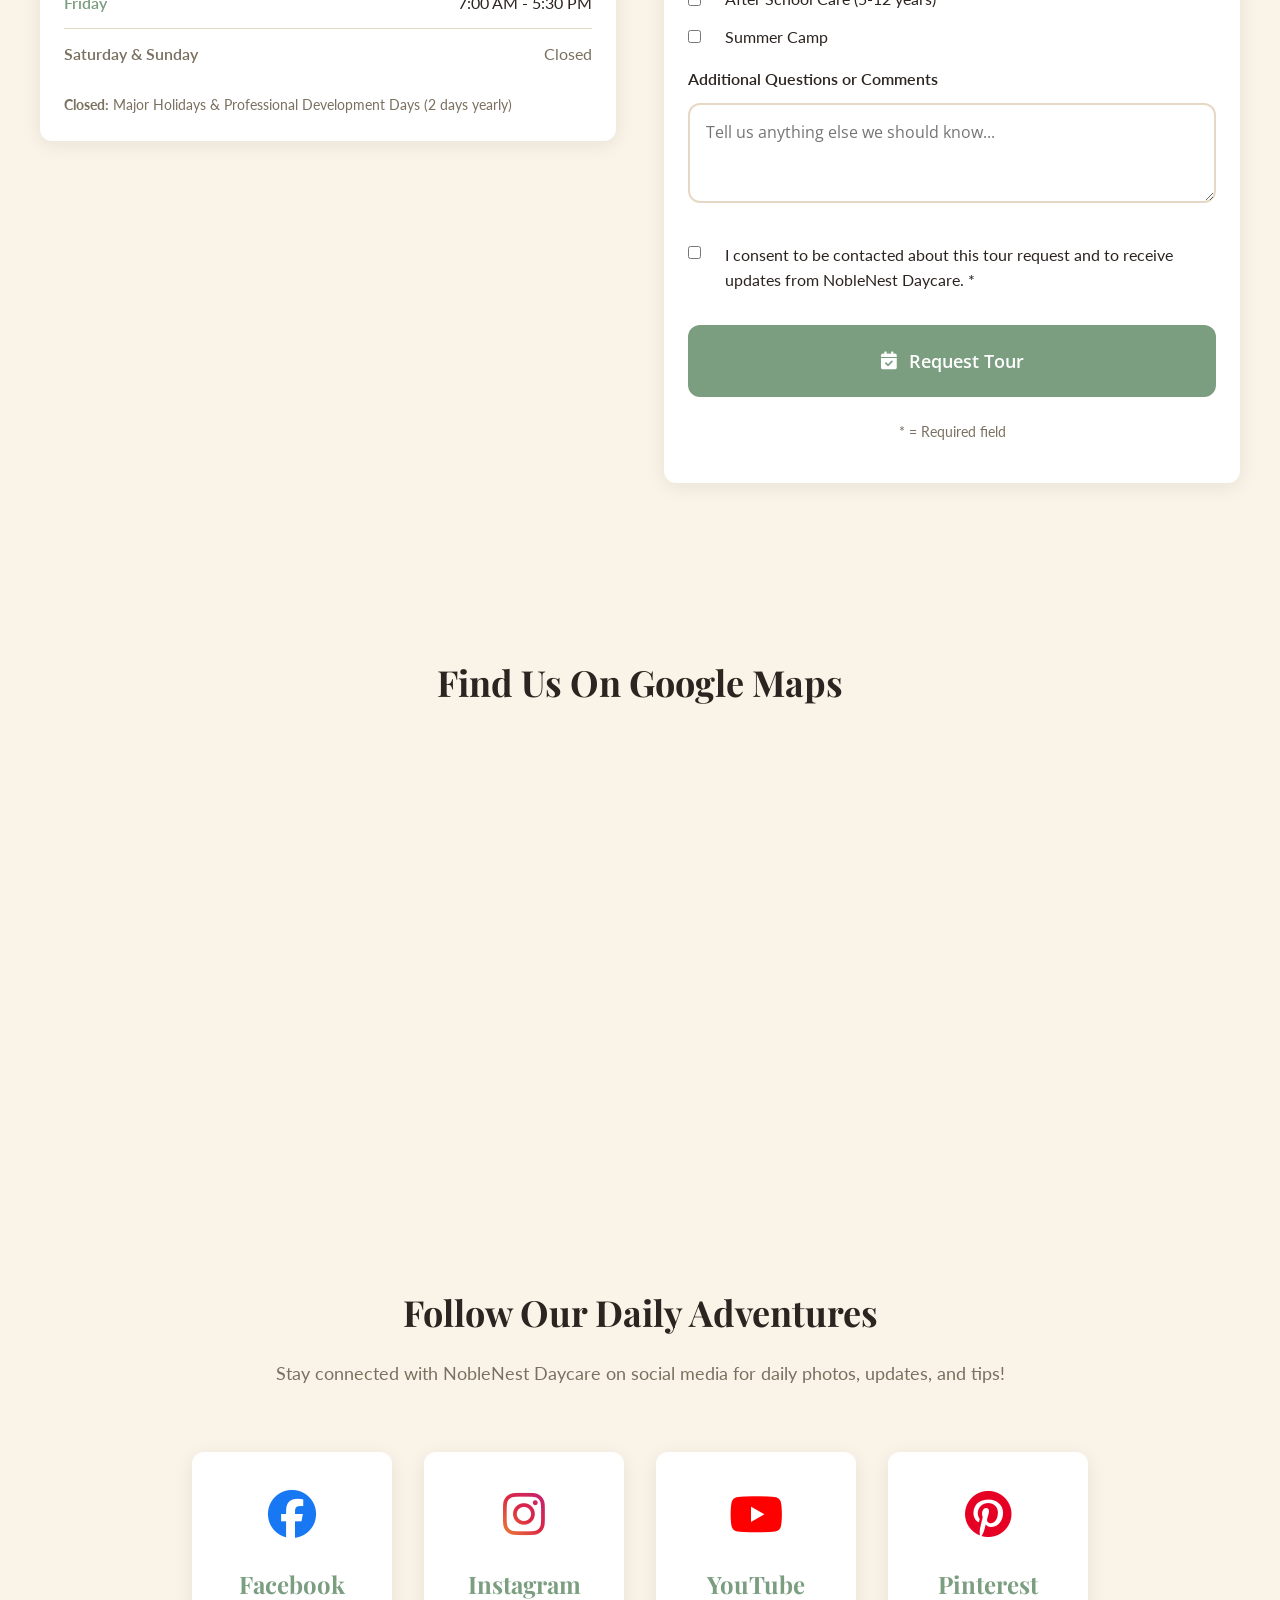
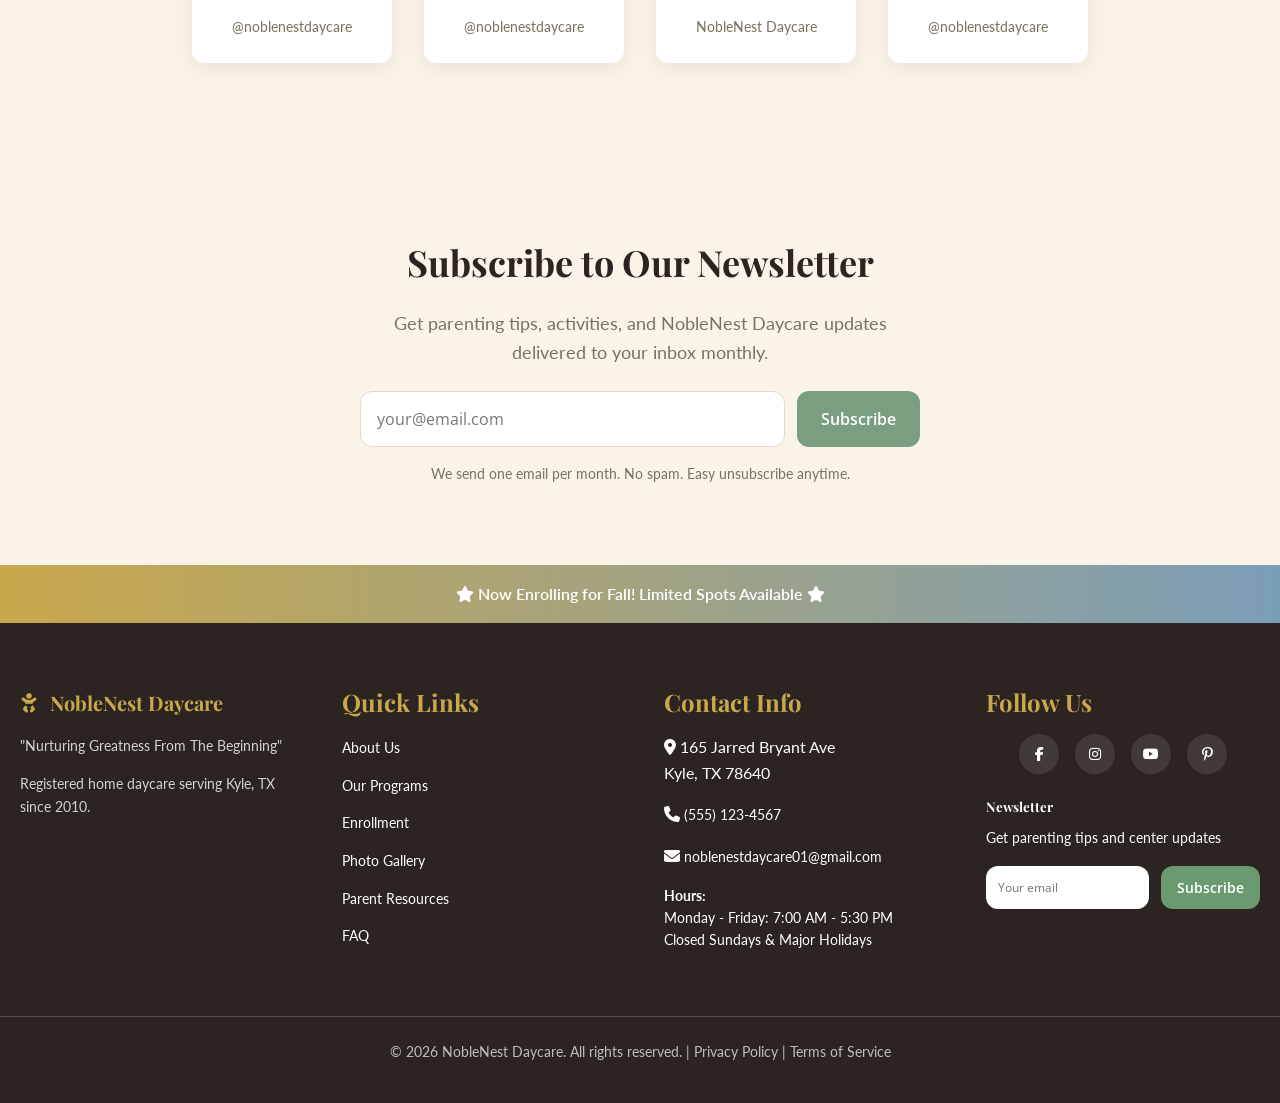
<file: contact.html>
<!DOCTYPE html>
<html lang="en">
<head>
  <meta charset="UTF-8">
  <meta name="viewport" content="width=device-width, initial-scale=1.0">
  <meta name="description" content="Contact NobleNest Daycare - Schedule a tour, get directions, and connect with our team.">
  <meta name="keywords" content="contact, tour, directions, phone, email, hours">
  
  <meta property="og:type" content="website">
  <meta property="og:url" content="https://noblenestdaycare.com/contact.html">
  <meta property="og:title" content="Contact Us | NobleNest Daycare">
  <meta property="og:description" content="Contact NobleNest Daycare to schedule a tour or get more information.">
  
  <link rel="canonical" href="https://noblenestdaycare.com/contact.html">
  <link rel="icon" type="image/x-icon" href="data:image/svg+xml,<svg xmlns='http://www.w3.org/2000/svg' viewBox='0 0 100 100'><text y='.9em' font-size='90'>N</text></svg>">
  
  <link href="https://fonts.googleapis.com/css2?family=Cinzel:wght@400;600;700&family=Playfair+Display:wght@400;600;700&family=Lato:wght@300;400;700&family=Open+Sans:wght@400;600;700&display=swap" rel="stylesheet">
  <link rel="stylesheet" href="https://cdnjs.cloudflare.com/ajax/libs/font-awesome/6.4.0/css/all.min.css">
  
  <link rel="stylesheet" href="css/style.css">
  <link rel="stylesheet" href="css/responsive.css">
  
  <title>Contact Us | NobleNest Daycare</title>
</head>
<body>
  <a href="#main-content" class="skip-link">Skip to main content</a>

  <header>
    <nav class="container">
      <a href="index.html" class="logo">
        <span><i class="fas fa-baby"></i></span>
        <div class="logo-text"><span>NobleNest Daycare</span><span class="logo-motto">Nurturing Greatness From The Beginning</span></div>
      </a>
      
      <ul class="nav-menu">
        <li><a href="index.html">Home</a></li>
        <li><a href="about.html">About</a></li>
        <li><a href="programs.html">Programs</a></li>
        <li><a href="enrollment.html">Enrollment</a></li>
        <li><a href="gallery.html">Gallery</a></li>
        <li><a href="faq.html">FAQ</a></li>
        <li><a href="contact.html" class="nav-cta">Book a Tour</a></li>
      </ul>

      <button class="hamburger" aria-label="Toggle navigation menu" aria-expanded="false">
        <span></span>
        <span></span>
        <span></span>
      </button>
    </nav>

    <div class="mobile-menu">
      <a href="index.html">Home</a>
      <a href="about.html">About</a>
      <a href="programs.html">Programs</a>
      <a href="enrollment.html">Enrollment</a>
      <a href="gallery.html">Gallery</a>
      <a href="resources.html">Resources</a>
      <a href="faq.html">FAQ</a>
      <a href="contact.html" class="nav-cta">Book a Tour</a>
    </div>
  </header>

  <main id="main-content">
    <!-- HERO BANNER -->
    <section class="hero hero-small">
      <div class="hero-content">
        <h1>Get In Touch With Us</h1>
      </div>
    </section>

    <!-- EMERGENCY CLOSURE BANNER -->
    <section style="background: #FDE8DC; padding: var(--spacing-md) 0; border-bottom: 2px solid #F26419;">
      <div class="container">
        <div style="display: flex; align-items: flex-start; gap: var(--spacing-md);">
          <i class="fas fa-info-circle" style="color: #F26419; font-size: 20px; margin-top: 2px; flex-shrink: 0;"></i>
          <div>
            <strong style="color: #F26419;">Emergency Closures:</strong>
            <p style="margin: var(--spacing-sm) 0 0 0; color: var(--text); font-size: var(--font-size-small);">
              In case of emergency closures (severe weather, facility issues, or staff shortage), we notify all families immediately via our parent app, text message, and email. Check your notifications for updates.
            </p>
          </div>
        </div>
      </div>
    </section>

    <!-- CONTACT INFORMATION & MAP -->
    <section>
      <div class="container">
        <div class="grid-2" style="gap: var(--spacing-2xl); margin-bottom: var(--spacing-2xl);">
          <!-- LEFT: Contact Info -->
          <div>
            <h2 style="margin-bottom: var(--spacing-lg);">Contact Information</h2>

            <!-- Address -->
            <div class="card" style="margin-bottom: var(--spacing-lg);">
              <div style="display: flex; align-items: center; gap: var(--spacing-md); margin-bottom: var(--spacing-md);">
                <div style="width: 50px; height: 50px; background: #E8F0F8; border-radius: 50%; display: flex; align-items: center; justify-content: center; color: var(--primary); font-size: 24px;">
                  <i class="fas fa-map-marker-alt"></i>
                </div>
                <div>
                  <h4 style="margin: 0 0 var(--spacing-xs) 0;">Address</h4>
                </div>
              </div>
              <p style="margin: 0;">
                165 Jarred Bryant Ave<br>
                Kyle, TX 78640<br>
                <a href="https://maps.google.com/?q=165+Jarred+Bryant+Ave+Kyle+TX+78640" target="_blank" rel="noopener noreferrer" class="link-arrow" style="font-size: var(--font-size-small);">
                  Get Directions <i class="fas fa-external-link-alt"></i>
                </a>
              </p>
            </div>

            <!-- Phone -->
            <div class="card" style="margin-bottom: var(--spacing-lg);">
              <div style="display: flex; align-items: center; gap: var(--spacing-md); margin-bottom: var(--spacing-md);">
                <div style="width: 50px; height: 50px; background: #FEF5E7; border-radius: 50%; display: flex; align-items: center; justify-content: center; color: var(--secondary); font-size: 24px;">
                  <i class="fas fa-phone"></i>
                </div>
                <div>
                  <h4 style="margin: 0 0 var(--spacing-xs) 0;">Phone</h4>
                </div>
              </div>
              <p style="margin: 0;">
                <a href="tel:+1-555-123-4567" style="color: var(--primary); text-decoration: none; font-weight: 600; font-size: var(--font-size-large);">
                  (555) 123-4567
                </a>
              </p>
              <p style="margin: var(--spacing-xs) 0 0 0; color: var(--text-light); font-size: var(--font-size-small);">
                Monday - Friday, 7:00 AM - 5:30 PM
              </p>
            </div>

            <!-- Email -->
            <div class="card" style="margin-bottom: var(--spacing-lg);">
              <div style="display: flex; align-items: center; gap: var(--spacing-md); margin-bottom: var(--spacing-md);">
                <div style="width: 50px; height: 50px; background: #E8F6F3; border-radius: 50%; display: flex; align-items: center; justify-content: center; color: #43AA8B; font-size: 24px;">
                  <i class="fas fa-envelope"></i>
                </div>
                <div>
                  <h4 style="margin: 0 0 var(--spacing-xs) 0;">Email</h4>
                </div>
              </div>
              <p style="margin: 0;">
                <a href="mailto:noblenestdaycare01@gmail.com" style="color: var(--primary); text-decoration: none;">
                  noblenestdaycare01@gmail.com
                </a>
              </p>
              <p style="margin: var(--spacing-xs) 0 0 0; color: var(--text-light); font-size: var(--font-size-small);">
                We respond within 24 business hours
              </p>
            </div>

            <!-- Hours of Operation Table -->
            <div class="card">
              <h4 style="margin-bottom: var(--spacing-md);">Hours of Operation</h4>
              <table style="width: 100%; border-collapse: collapse;">
                <tbody>
                  <tr style="border-bottom: 1px solid var(--border);">
                    <td style="padding: var(--spacing-sm) 0; font-weight: 600; color: var(--primary);">Monday</td>
                    <td style="padding: var(--spacing-sm) 0; text-align: right;">7:00 AM - 5:30 PM</td>
                  </tr>
                  <tr style="border-bottom: 1px solid var(--border);">
                    <td style="padding: var(--spacing-sm) 0; font-weight: 600; color: var(--primary);">Tuesday</td>
                    <td style="padding: var(--spacing-sm) 0; text-align: right;">7:00 AM - 5:30 PM</td>
                  </tr>
                  <tr style="border-bottom: 1px solid var(--border);">
                    <td style="padding: var(--spacing-sm) 0; font-weight: 600; color: var(--primary);">Wednesday</td>
                    <td style="padding: var(--spacing-sm) 0; text-align: right;">7:00 AM - 5:30 PM</td>
                  </tr>
                  <tr style="border-bottom: 1px solid var(--border);">
                    <td style="padding: var(--spacing-sm) 0; font-weight: 600; color: var(--primary);">Thursday</td>
                    <td style="padding: var(--spacing-sm) 0; text-align: right;">7:00 AM - 5:30 PM</td>
                  </tr>
                  <tr style="border-bottom: 1px solid var(--border);">
                    <td style="padding: var(--spacing-sm) 0; font-weight: 600; color: var(--primary);">Friday</td>
                    <td style="padding: var(--spacing-sm) 0; text-align: right;">7:00 AM - 5:30 PM</td>
                  </tr>
                  <tr>
                    <td style="padding: var(--spacing-sm) 0; font-weight: 600; color: var(--text-light);">Saturday & Sunday</td>
                    <td style="padding: var(--spacing-sm) 0; text-align: right; color: var(--text-light);">Closed</td>
                  </tr>
                </tbody>
              </table>
              <p style="margin: var(--spacing-md) 0 0 0; font-size: var(--font-size-small); color: var(--text-light);">
                <strong>Closed:</strong> Major Holidays & Professional Development Days (2 days yearly)
              </p>
            </div>
          </div>

          <!-- RIGHT: Tour Booking Form -->
          <div>
            <h2 style="margin-bottom: var(--spacing-lg);">Schedule Your Tour</h2>
            <div class="card">
              <p style="color: var(--text-light); margin-bottom: var(--spacing-lg);">
                Experience NobleNest Daycare firsthand. Our tours are personalized to your family's needs. Choose your preferred date and time below.
              </p>

              <form id="tour-form" data-form-type="tour" style="display: flex; flex-direction: column; gap: var(--spacing-md);">
                <!-- Parent Name -->
                <div class="form-row">
                  <div style="flex: 1;">
                    <label for="tour-first-name">First Name *</label>
                    <input type="text" id="tour-first-name" name="firstName" placeholder="Your first name" data-validate="required" required>
                    <div class="error-message"></div>
                  </div>
                  <div style="flex: 1;">
                    <label for="tour-last-name">Last Name *</label>
                    <input type="text" id="tour-last-name" name="lastName" placeholder="Your last name" data-validate="required" required>
                    <div class="error-message"></div>
                  </div>
                </div>

                <!-- Email & Phone -->
                <div class="form-row">
                  <div style="flex: 1;">
                    <label for="tour-email">Email *</label>
                    <input type="email" id="tour-email" name="email" placeholder="your@email.com" data-validate="required,email" required>
                    <div class="error-message"></div>
                  </div>
                  <div style="flex: 1;">
                    <label for="tour-phone">Phone *</label>
                    <input type="tel" id="tour-phone" name="phone" placeholder="(555) 123-4567" data-validate="required,phone" required>
                    <div class="error-message"></div>
                  </div>
                </div>

                <!-- Child Info -->
                <div class="form-row">
                  <div style="flex: 1;">
                    <label for="tour-child-name">Child's Name *</label>
                    <input type="text" id="tour-child-name" name="childName" placeholder="Child's name" data-validate="required" required>
                    <div class="error-message"></div>
                  </div>
                  <div style="flex: 1;">
                    <label for="tour-child-age">Child's Age / DOB *</label>
                    <input type="text" id="tour-child-age" name="childAge" placeholder="e.g., 2 years old or 09/15/2022" data-validate="required" required>
                    <div class="error-message"></div>
                  </div>
                </div>

                <!-- Preferred Tour Date -->
                <div>
                  <label for="tour-date">Preferred Tour Date *</label>
                  <input type="date" id="tour-date" name="tourDate" data-validate="required,futureDate" required>
                  <div class="error-message"></div>
                </div>

                <!-- Preferred Tour Time -->
                <div>
                  <label for="tour-time">Preferred Tour Time *</label>
                  <select id="tour-time" name="tourTime" data-validate="required" required>
                    <option value="">-- Select a time --</option>
                    <option value="morning">Morning (9:00 AM - 11:00 AM)</option>
                    <option value="midday">Midday (11:00 AM - 1:00 PM)</option>
                    <option value="afternoon">Afternoon (1:00 PM - 3:00 PM)</option>
                    <option value="late-afternoon">Late Afternoon (3:00 PM - 5:00 PM)</option>
                  </select>
                  <div class="error-message"></div>
                </div>

                <!-- Number of Children -->
                <div>
                  <label for="tour-num-children">How many children do you have? *</label>
                  <select id="tour-num-children" name="numChildren" data-validate="required" required>
                    <option value="">-- Select --</option>
                    <option value="1">1 child</option>
                    <option value="2">2 children</option>
                    <option value="3">3 children</option>
                    <option value="4plus">4 or more children</option>
                  </select>
                  <div class="error-message"></div>
                </div>

                <!-- Programs Interested In -->
                <div>
                  <label>Programs Interested In *</label>
                  <div style="display: flex; flex-direction: column; gap: var(--spacing-sm);">
                    <label style="display: flex; align-items: center; gap: var(--spacing-sm); cursor: pointer; font-weight: 400; margin: 0;">
                      <input type="checkbox" name="programs" value="toddler"> Toddler Program (12 months - 3 years)
                    </label>
                    <label style="display: flex; align-items: center; gap: var(--spacing-sm); cursor: pointer; font-weight: 400; margin: 0;">
                      <input type="checkbox" name="programs" value="preschool"> Preschool (2-4 years)
                    </label>
                    <label style="display: flex; align-items: center; gap: var(--spacing-sm); cursor: pointer; font-weight: 400; margin: 0;">
                      <input type="checkbox" name="programs" value="afterschool"> After School Care (5-12 years)
                    </label>
                    <label style="display: flex; align-items: center; gap: var(--spacing-sm); cursor: pointer; font-weight: 400; margin: 0;">
                      <input type="checkbox" name="programs" value="summer"> Summer Camp
                    </label>
                  </div>
                </div>

                <!-- Additional Questions -->
                <div>
                  <label for="tour-message">Additional Questions or Comments</label>
                  <textarea id="tour-message" name="message" placeholder="Tell us anything else we should know..." style="min-height: 100px; resize: vertical;"></textarea>
                  <div class="error-message"></div>
                </div>

                <!-- Checkbox -->
                <label style="display: flex; align-items: flex-start; gap: var(--spacing-sm); cursor: pointer; font-weight: 400; margin: var(--spacing-md) 0;">
                  <input type="checkbox" name="consent" data-validate="required" required style="margin-top: 4px;">
                  <span>I consent to be contacted about this tour request and to receive updates from NobleNest Daycare. *</span>
                </label>

                <!-- Submit Button -->
                <button type="submit" class="btn btn-primary btn-large">
                  <i class="fas fa-calendar-check"></i> Request Tour
                </button>

                <!-- Success Message -->
                <div class="success-message" style="display: none; background: #E8F6F3; border: 1px solid #43AA8B; border-radius: var(--border-radius); padding: var(--spacing-md); color: #43AA8B; text-align: center;">
                  <i class="fas fa-check-circle" style="margin-right: var(--spacing-sm);"></i>
                  <strong>Tour Request Submitted!</strong> We'll contact you within 24 hours to confirm your tour time.
                </div>
              </form>

              <p style="font-size: var(--font-size-small); color: var(--text-light); margin-top: var(--spacing-lg); text-align: center;">
                * = Required field
              </p>
            </div>
          </div>
        </div>
      </div>
    </section>

    <!-- EMBEDDED MAP SECTION -->
    <section class="bg-background">
      <div class="container">
        <h2 style="text-align: center; margin-bottom: var(--spacing-lg);">Find Us On Google Maps</h2>
        <div style="border-radius: var(--border-radius); overflow: hidden; box-shadow: var(--shadow-card); margin-bottom: var(--spacing-lg);">
          <!-- Embedded Google Map -->
          <iframe src="https://www.google.com/maps/embed?pb=!1m18!1m12!1m3!1d3452.123!2d-97.8772!3d29.9891!2m3!1f0!2f0!3f0!3m2!1i1024!2i768!4f13.1!3m3!1m2!1s0x865b6b5b5b5b5b5b%3A0x1234567890abcdef!2s165%20Jarred%20Bryant%20Ave%2C%20Kyle%2C%20TX%2078640!5e0!3m2!1sen!2sus!4v1234567890123" width="100%" height="400" style="border: none;" allowfullscreen="" loading="lazy" referrerpolicy="no-referrer-when-downgrade"></iframe>
        </div>
      </div>
    </section>

    <!-- SOCIAL MEDIA SECTION -->
    <section>
      <div class="container">
        <div style="text-align: center;">
          <h2 style="margin-bottom: var(--spacing-lg);">Follow Our Daily Adventures</h2>
          <p style="color: var(--text-light); font-size: var(--font-size-large); margin-bottom: var(--spacing-3xl);">
            Stay connected with NobleNest Daycare on social media for daily photos, updates, and tips!
          </p>

          <div style="display: flex; justify-content: center; gap: var(--spacing-xl); flex-wrap: wrap; margin-bottom: var(--spacing-2xl);">
            <a href="https://facebook.com/noblenestdaycare" target="_blank" rel="noopener noreferrer" class="card" style="flex: 0 1 200px; text-decoration: none; text-align: center; display: flex; flex-direction: column; align-items: center; gap: var(--spacing-md);">
              <div style="font-size: 48px; color: #1877F2;">
                <i class="fab fa-facebook"></i>
              </div>
              <h4 style="margin: 0;">Facebook</h4>
              <p style="margin: 0; font-size: var(--font-size-small); color: var(--text-light);">@noblenestdaycare</p>
            </a>

            <a href="https://instagram.com/noblenestdaycare" target="_blank" rel="noopener noreferrer" class="card" style="flex: 0 1 200px; text-decoration: none; text-align: center; display: flex; flex-direction: column; align-items: center; gap: var(--spacing-md);">
              <div style="font-size: 48px; background: linear-gradient(45deg, #f09433 0%, #e6683c 25%, #dc2743 50%, #cc2366 75%, #bc1888 100%); -webkit-background-clip: text; -webkit-text-fill-color: transparent; background-clip: text;">
                <i class="fab fa-instagram"></i>
              </div>
              <h4 style="margin: 0;">Instagram</h4>
              <p style="margin: 0; font-size: var(--font-size-small); color: var(--text-light);">@noblenestdaycare</p>
            </a>

            <a href="https://youtube.com/noblenestdaycare" target="_blank" rel="noopener noreferrer" class="card" style="flex: 0 1 200px; text-decoration: none; text-align: center; display: flex; flex-direction: column; align-items: center; gap: var(--spacing-md);">
              <div style="font-size: 48px; color: #FF0000;">
                <i class="fab fa-youtube"></i>
              </div>
              <h4 style="margin: 0;">YouTube</h4>
              <p style="margin: 0; font-size: var(--font-size-small); color: var(--text-light);">NobleNest Daycare</p>
            </a>

            <a href="https://pinterest.com/noblenestdaycare" target="_blank" rel="noopener noreferrer" class="card" style="flex: 0 1 200px; text-decoration: none; text-align: center; display: flex; flex-direction: column; align-items: center; gap: var(--spacing-md);">
              <div style="font-size: 48px; color: #E60023;">
                <i class="fab fa-pinterest"></i>
              </div>
              <h4 style="margin: 0;">Pinterest</h4>
              <p style="margin: 0; font-size: var(--font-size-small); color: var(--text-light);">@noblenestdaycare</p>
            </a>
          </div>
        </div>
      </div>
    </section>

    <!-- NEWSLETTER CTA -->
    <section class="bg-background">
      <div class="container" style="max-width: 600px; text-align: center; margin: 0 auto;">
        <h2 style="margin-bottom: var(--spacing-lg);">Subscribe to Our Newsletter</h2>
        <p style="color: var(--text-light); font-size: var(--font-size-large); margin-bottom: var(--spacing-lg);">
          Get parenting tips, activities, and NobleNest Daycare updates delivered to your inbox monthly.
        </p>
        <form style="display: flex; gap: var(--spacing-sm); margin-bottom: var(--spacing-md);" onsubmit="event.preventDefault(); alert('Thank you for subscribing! Check your email.');">
          <input type="email" placeholder="your@email.com" required style="flex: 1; padding: var(--spacing-md); border: 1px solid var(--border); border-radius: var(--border-radius); font-size: var(--font-size-base);">
          <button type="submit" class="btn btn-primary">Subscribe</button>
        </form>
        <p style="font-size: var(--font-size-small); color: var(--text-light);">
          We send one email per month. No spam. Easy unsubscribe anytime.
        </p>
      </div>
    </section>
  </main>

  <div class="enrolling-banner">
    <i class="fas fa-star"></i> Now Enrolling for Fall! Limited Spots Available <i class="fas fa-star"></i>
  </div>

  <footer>
    <div class="footer-content">
      <div class="footer-section">
        <div class="footer-logo"><i class="fas fa-baby"></i> NobleNest Daycare</div>
        <p class="footer-tagline">"Nurturing Greatness From The Beginning"</p>
        <p style="font-size: var(--font-size-small); color: rgba(255, 255, 255, 0.8);">Registered home daycare serving Kyle, TX since 2010.</p>
      </div>

      <div class="footer-section">
        <h4>Quick Links</h4>
        <ul>
          <li><a href="about.html">About Us</a></li>
          <li><a href="programs.html">Our Programs</a></li>
          <li><a href="enrollment.html">Enrollment</a></li>
          <li><a href="gallery.html">Photo Gallery</a></li>
          <li><a href="resources.html">Parent Resources</a></li>
          <li><a href="faq.html">FAQ</a></li>
        </ul>
      </div>

      <div class="footer-section">
        <h4>Contact Info</h4>
        <p>
          <i class="fas fa-map-marker-alt"></i> 165 Jarred Bryant Ave<br>
          Kyle, TX 78640
        </p>
        <p>
          <i class="fas fa-phone"></i> <a href="tel:+1-555-123-4567">(555) 123-4567</a>
        </p>
        <p>
          <i class="fas fa-envelope"></i> <a href="mailto:noblenestdaycare01@gmail.com">noblenestdaycare01@gmail.com</a>
        </p>
        <p style="font-size: var(--font-size-small); margin-top: var(--spacing-md);">
          <strong>Hours:</strong><br>
          Monday - Friday: 7:00 AM - 5:30 PM<br>
          Closed Sundays & Major Holidays
        </p>
      </div>

      <div class="footer-section">
        <h4>Follow Us</h4>
        <div class="social-links">
          <a href="https://facebook.com/noblenestdaycare" target="_blank" rel="noopener noreferrer" aria-label="Visit our Facebook page">
            <i class="fab fa-facebook-f"></i>
          </a>
          <a href="https://instagram.com/noblenestdaycare" target="_blank" rel="noopener noreferrer" aria-label="Visit our Instagram page">
            <i class="fab fa-instagram"></i>
          </a>
          <a href="https://youtube.com/noblenestdaycare" target="_blank" rel="noopener noreferrer" aria-label="Visit our YouTube channel">
            <i class="fab fa-youtube"></i>
          </a>
          <a href="https://pinterest.com/noblenestdaycare" target="_blank" rel="noopener noreferrer" aria-label="Visit our Pinterest page">
            <i class="fab fa-pinterest-p"></i>
          </a>
        </div>
        <div style="margin-top: var(--spacing-lg);">
          <h5 style="margin-bottom: var(--spacing-sm);">Newsletter</h5>
          <p style="font-size: var(--font-size-small); margin-bottom: var(--spacing-md);">Get parenting tips and center updates</p>
          <form style="display: flex; gap: var(--spacing-sm);" onsubmit="event.preventDefault(); alert('Newsletter signup coming soon!');">
            <input type="email" placeholder="Your email" style="flex: 1; padding: var(--spacing-sm); border: none; border-radius: var(--border-radius); font-size: 12px;">
            <button type="submit" class="btn btn-secondary btn-small" style="padding: var(--spacing-sm) var(--spacing-md);">Subscribe</button>
          </form>
        </div>
      </div>
    </div>

    <div class="footer-bottom">
      <p>&copy; 2026 NobleNest Daycare. All rights reserved. | <a href="#" style="color: rgba(255, 255, 255, 0.7);">Privacy Policy</a> | <a href="#" style="color: rgba(255, 255, 255, 0.7);">Terms of Service</a></p>
    </div>
  </footer>

  <button class="scroll-to-top" aria-label="Scroll to top">
    <i class="fas fa-arrow-up"></i>
  </button>

  <script src="js/main.js" defer></script>
  <script src="js/form.js" defer></script>
<!-- Elfsight AI Chatbot -->
<script src="https://elfsightcdn.com/platform.js" async></script>
<div class="elfsight-app-eb1572ae-0940-4fcf-b2e3-3b8b7a0c66af" data-elfsight-app-lazy></div>
</body>
</html>
</file>
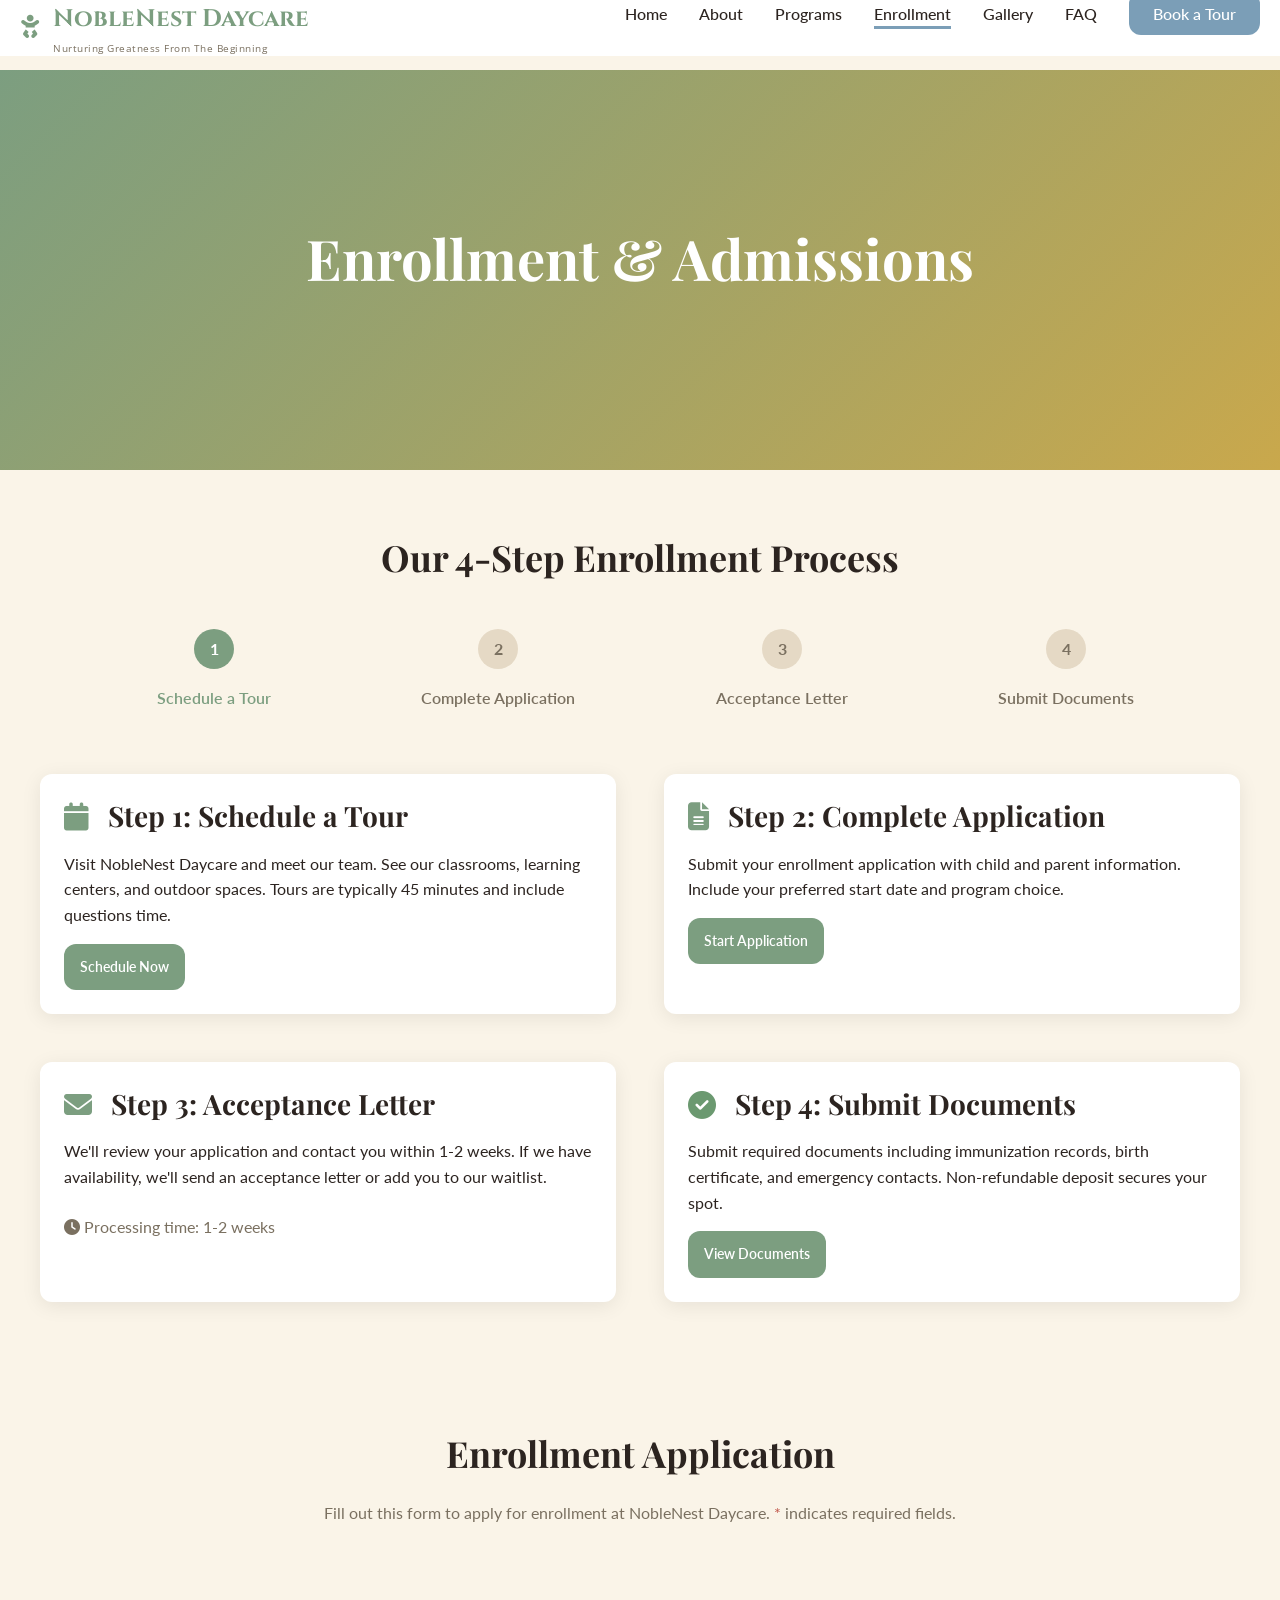
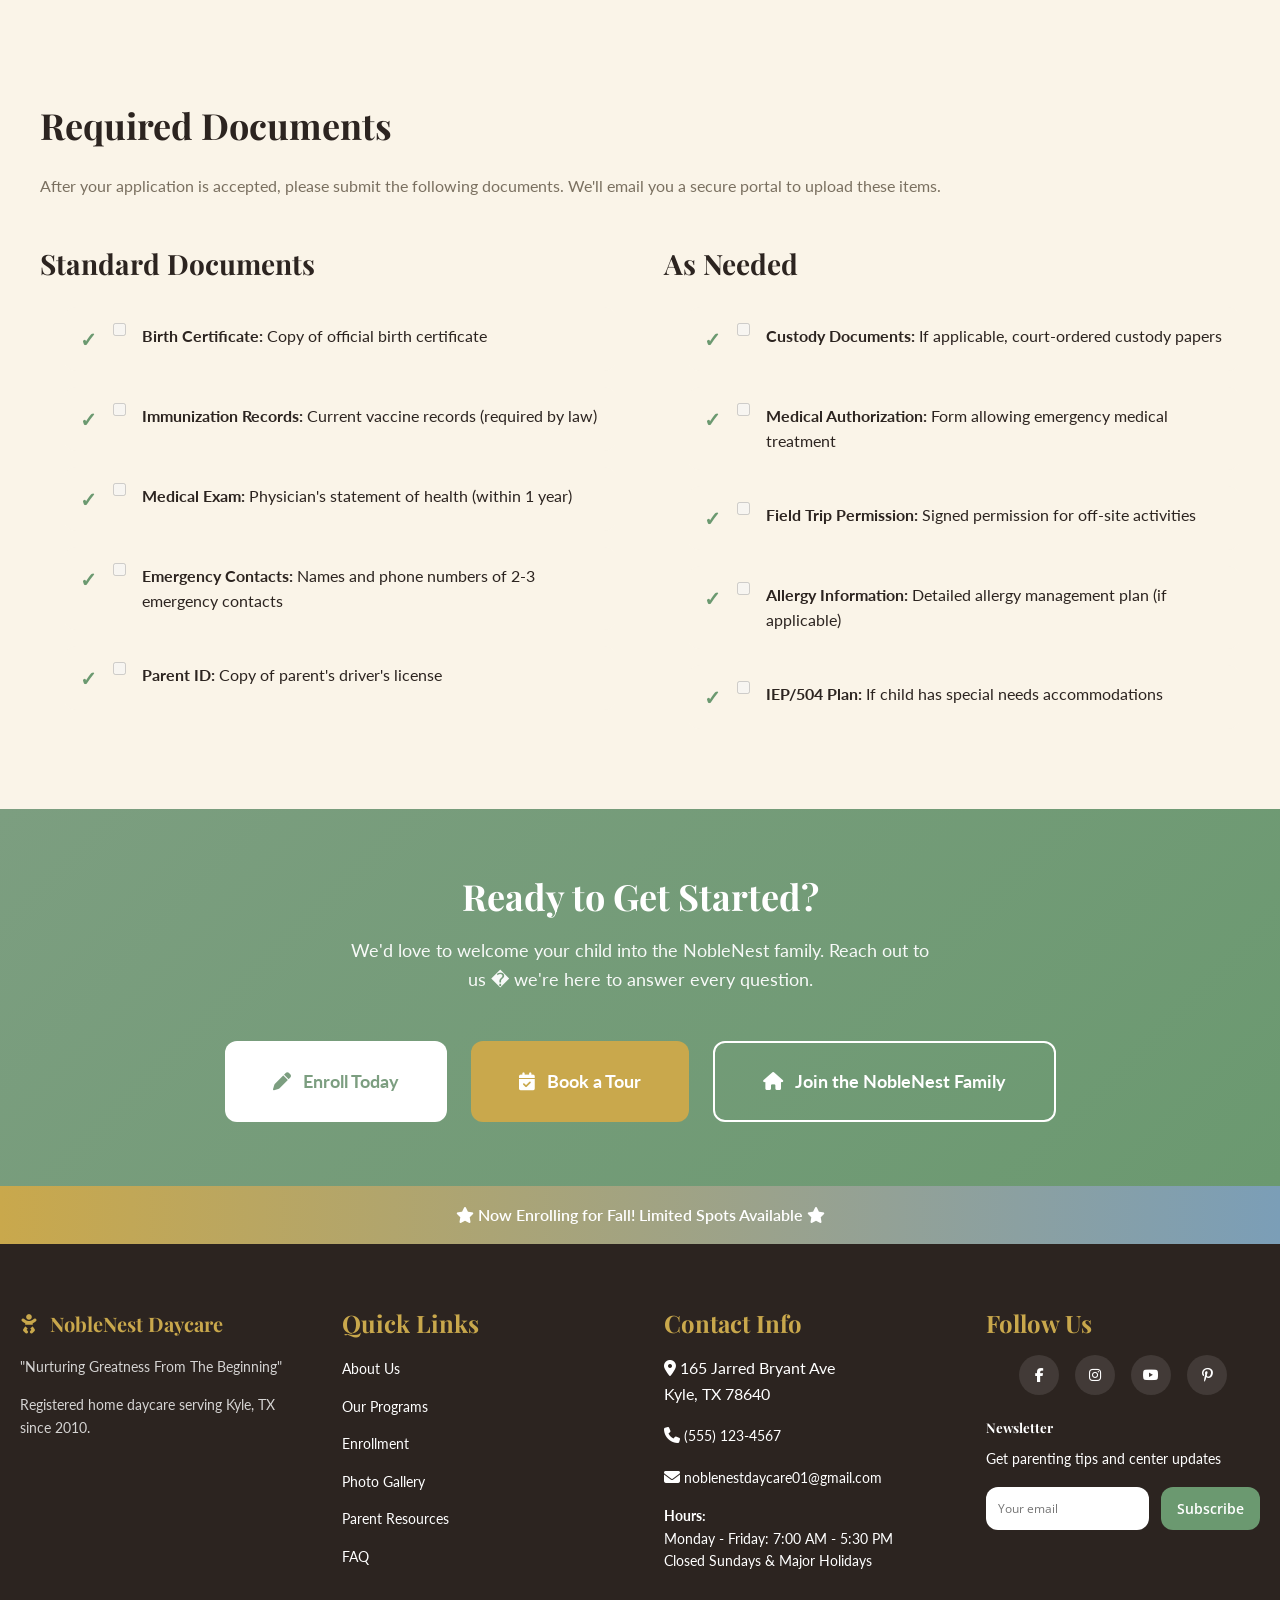
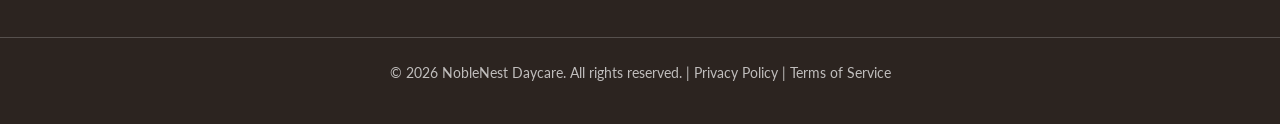
<file: enrollment.html>
<!DOCTYPE html>
<html lang="en">
<head>
  <meta charset="UTF-8">
  <meta name="viewport" content="width=device-width, initial-scale=1.0">
  <meta name="description" content="Enroll at NobleNest Daycare - Start the enrollment process for our childcare programs today.">
  <meta name="keywords" content="enrollment, admission, application, waitlist, childcare">
  
  <meta property="og:type" content="website">
  <meta property="og:url" content="https://noblenestdaycare.com/enrollment.html">
  <meta property="og:title" content="Enrollment | NobleNest Daycare">
  <meta property="og:description" content="Apply for enrollment at NobleNest Daycare. Book a tour and join our family today.">
  
  <link rel="canonical" href="https://noblenestdaycare.com/enrollment.html">
  <link rel="icon" type="image/x-icon" href="data:image/svg+xml,<svg xmlns='http://www.w3.org/2000/svg' viewBox='0 0 100 100'><text y='.9em' font-size='90'>N</text></svg>">
  
  <link href="https://fonts.googleapis.com/css2?family=Cinzel:wght@400;600;700&family=Playfair+Display:wght@400;600;700&family=Lato:wght@300;400;700&family=Open+Sans:wght@400;600;700&display=swap" rel="stylesheet">
  <link rel="stylesheet" href="https://cdnjs.cloudflare.com/ajax/libs/font-awesome/6.4.0/css/all.min.css">
  
  <link rel="stylesheet" href="css/style.css">
  <link rel="stylesheet" href="css/responsive.css">
  
  <title>Enrollment | NobleNest Daycare</title>
</head>
<body>
  <a href="#main-content" class="skip-link">Skip to main content</a>

  <header>
    <nav class="container">
      <a href="index.html" class="logo">
        <span><i class="fas fa-baby"></i></span>
        <div class="logo-text"><span>NobleNest Daycare</span><span class="logo-motto">Nurturing Greatness From The Beginning</span></div>
      </a>
      
      <ul class="nav-menu">
        <li><a href="index.html">Home</a></li>
        <li><a href="about.html">About</a></li>
        <li><a href="programs.html">Programs</a></li>
        <li><a href="enrollment.html">Enrollment</a></li>
        <li><a href="gallery.html">Gallery</a></li>
        <li><a href="faq.html">FAQ</a></li>
        <li><a href="contact.html" class="nav-cta">Book a Tour</a></li>
      </ul>

      <button class="hamburger" aria-label="Toggle navigation menu" aria-expanded="false">
        <span></span>
        <span></span>
        <span></span>
      </button>
    </nav>

    <div class="mobile-menu">
      <a href="index.html">Home</a>
      <a href="about.html">About</a>
      <a href="programs.html">Programs</a>
      <a href="enrollment.html">Enrollment</a>
      <a href="gallery.html">Gallery</a>
      <a href="resources.html">Resources</a>
      <a href="faq.html">FAQ</a>
      <a href="contact.html" class="nav-cta">Book a Tour</a>
    </div>
  </header>

  <main id="main-content">
    <!-- HERO BANNER -->
    <section class="hero hero-small">
      <div class="hero-content">
        <h1>Enrollment & Admissions</h1>
      </div>
    </section>

    <!-- PROCESS SECTION -->
    <section class="bg-background">
      <div class="container">
        <h2 style="text-align: center; margin-bottom: var(--spacing-2xl);">Our 4-Step Enrollment Process</h2>
        
        <div class="step-indicator">
          <div class="step active">
            <div class="step-number">1</div>
            <div class="step-label">Schedule a Tour</div>
          </div>
          <div class="step">
            <div class="step-number">2</div>
            <div class="step-label">Complete Application</div>
          </div>
          <div class="step">
            <div class="step-number">3</div>
            <div class="step-label">Acceptance Letter</div>
          </div>
          <div class="step">
            <div class="step-number">4</div>
            <div class="step-label">Submit Documents</div>
          </div>
        </div>

        <div class="grid-2" style="gap: var(--spacing-2xl); margin-top: var(--spacing-3xl);">
          <div class="card">
            <h3><i class="fas fa-calendar" style="color: var(--primary); margin-right: var(--spacing-sm);"></i> Step 1: Schedule a Tour</h3>
            <p>Visit NobleNest Daycare and meet our team. See our classrooms, learning centers, and outdoor spaces. Tours are typically 45 minutes and include questions time.</p>
            <a href="contact.html" class="btn btn-primary btn-small">Schedule Now</a>
          </div>

          <div class="card">
            <h3><i class="fas fa-file-alt" style="color: var(--primary); margin-right: var(--spacing-sm);"></i> Step 2: Complete Application</h3>
            <p>Submit your enrollment application with child and parent information. Include your preferred start date and program choice.</p>
            <a href="#enrollment-form" class="btn btn-primary btn-small">Start Application</a>
          </div>

          <div class="card">
            <h3><i class="fas fa-envelope" style="color: var(--primary); margin-right: var(--spacing-sm);"></i> Step 3: Acceptance Letter</h3>
            <p>We'll review your application and contact you within 1-2 weeks. If we have availability, we'll send an acceptance letter or add you to our waitlist.</p>
            <p style="color: var(--text-light); margin: var(--spacing-lg) 0 0;"><i class="fas fa-clock"></i> Processing time: 1-2 weeks</p>
          </div>

          <div class="card">
            <h3><i class="fas fa-check-circle" style="color: var(--success); margin-right: var(--spacing-sm);"></i> Step 4: Submit Documents</h3>
            <p>Submit required documents including immunization records, birth certificate, and emergency contacts. Non-refundable deposit secures your spot.</p>
            <a href="#required-documents" class="btn btn-primary btn-small">View Documents</a>
          </div>
        </div>
      </div>
    </section>

    <!-- ENROLLMENT FORM -->
    <section id="enrollment-form">
      <div class="container">
        <div style="max-width: 700px; margin: 0 auto;">
          <h2 style="text-align: center; margin-bottom: var(--spacing-lg);">Enrollment Application</h2>
          <p style="text-align: center; color: var(--text-light); margin-bottom: var(--spacing-2xl);">
            Fill out this form to apply for enrollment at NobleNest Daycare. <span style="color: var(--error);">*</span> indicates required fields.
          </p>

          <!-- Elfsight Form Builder | Untitled Form Builder -->
          <div class="elfsight-app-33207b09-e9bb-4b34-b340-1b50580b9853" data-elfsight-app-lazy></div>
        </div>
      </div>
    </section>

    <!-- REQUIRED DOCUMENTS -->
    <section class="bg-background" id="required-documents">
      <div class="container">
        <h2 style="margin-bottom: var(--spacing-lg);">Required Documents</h2>
        <p style="color: var(--text-light); margin-bottom: var(--spacing-2xl);">
          After your application is accepted, please submit the following documents. We'll email you a secure portal to upload these items.
        </p>

        <div class="grid-2">
          <div>
            <h3 style="margin-bottom: var(--spacing-lg);">Standard Documents</h3>
            <ul class="checklist">
              <li><input type="checkbox" disabled><span><strong>Birth Certificate:</strong> Copy of official birth certificate</span></li>
              <li><input type="checkbox" disabled><span><strong>Immunization Records:</strong> Current vaccine records (required by law)</span></li>
              <li><input type="checkbox" disabled><span><strong>Medical Exam:</strong> Physician's statement of health (within 1 year)</span></li>
              <li><input type="checkbox" disabled><span><strong>Emergency Contacts:</strong> Names and phone numbers of 2-3 emergency contacts</span></li>
              <li><input type="checkbox" disabled><span><strong>Parent ID:</strong> Copy of parent's driver's license</span></li>
            </ul>
          </div>

          <div>
            <h3 style="margin-bottom: var(--spacing-lg);">As Needed</h3>
            <ul class="checklist">
              <li><input type="checkbox" disabled><span><strong>Custody Documents:</strong> If applicable, court-ordered custody papers</span></li>
              <li><input type="checkbox" disabled><span><strong>Medical Authorization:</strong> Form allowing emergency medical treatment</span></li>
              <li><input type="checkbox" disabled><span><strong>Field Trip Permission:</strong> Signed permission for off-site activities</span></li>
              <li><input type="checkbox" disabled><span><strong>Allergy Information:</strong> Detailed allergy management plan (if applicable)</span></li>
              <li><input type="checkbox" disabled><span><strong>IEP/504 Plan:</strong> If child has special needs accommodations</span></li>
            </ul>
          </div>
        </div>
      </div>
    </section>

    <!-- JOIN THE FAMILY CTA -->
    <section style="background: linear-gradient(135deg, var(--primary) 0%, var(--success) 100%); color: var(--white); padding: var(--spacing-3xl) var(--container-padding); text-align: center;">
      <div class="container">
        <h2 style="color: var(--white); margin-bottom: var(--spacing-md);">Ready to Get Started?</h2>
        <p style="font-size: var(--font-size-large); opacity: 0.95; margin-bottom: var(--spacing-2xl); max-width: 600px; margin-left: auto; margin-right: auto;">
          We'd love to welcome your child into the NobleNest family. Reach out to us � we're here to answer every question.
        </p>
        <div style="display: flex; gap: var(--spacing-lg); justify-content: center; flex-wrap: wrap;">
          <a href="enrollment.html" class="btn" style="background: var(--white); color: var(--primary); font-size: var(--font-size-large); padding: var(--spacing-lg) var(--spacing-2xl); border-radius: var(--border-radius); font-weight: 700;">
            <i class="fas fa-pen"></i> Enroll Today
          </a>
          <a href="contact.html" class="btn" style="background: var(--secondary); color: var(--white); font-size: var(--font-size-large); padding: var(--spacing-lg) var(--spacing-2xl); border-radius: var(--border-radius); font-weight: 700;">
            <i class="fas fa-calendar-check"></i> Book a Tour
          </a>
          <a href="contact.html" class="btn btn-outline" style="border: 2px solid var(--white); color: var(--white); font-size: var(--font-size-large); padding: var(--spacing-lg) var(--spacing-2xl); border-radius: var(--border-radius); font-weight: 700;">
            <i class="fas fa-home"></i> Join the NobleNest Family
          </a>
        </div>
      </div>
    </section>
  </main>

  <div class="enrolling-banner">
    <i class="fas fa-star"></i> Now Enrolling for Fall! Limited Spots Available <i class="fas fa-star"></i>
  </div>

  <footer>
    <div class="footer-content">
      <div class="footer-section">
        <div class="footer-logo"><i class="fas fa-baby"></i> NobleNest Daycare</div>
        <p class="footer-tagline">"Nurturing Greatness From The Beginning"</p>
        <p style="font-size: var(--font-size-small); color: rgba(255, 255, 255, 0.8);">Registered home daycare serving Kyle, TX since 2010.</p>
      </div>

      <div class="footer-section">
        <h4>Quick Links</h4>
        <ul>
          <li><a href="about.html">About Us</a></li>
          <li><a href="programs.html">Our Programs</a></li>
          <li><a href="enrollment.html">Enrollment</a></li>
          <li><a href="gallery.html">Photo Gallery</a></li>
          <li><a href="resources.html">Parent Resources</a></li>
          <li><a href="faq.html">FAQ</a></li>
        </ul>
      </div>

      <div class="footer-section">
        <h4>Contact Info</h4>
        <p>
          <i class="fas fa-map-marker-alt"></i> 165 Jarred Bryant Ave<br>
          Kyle, TX 78640
        </p>
        <p>
          <i class="fas fa-phone"></i> <a href="tel:+1-555-123-4567">(555) 123-4567</a>
        </p>
        <p>
          <i class="fas fa-envelope"></i> <a href="mailto:noblenestdaycare01@gmail.com">noblenestdaycare01@gmail.com</a>
        </p>
        <p style="font-size: var(--font-size-small); margin-top: var(--spacing-md);">
          <strong>Hours:</strong><br>
          Monday - Friday: 7:00 AM - 5:30 PM<br>
          Closed Sundays & Major Holidays
        </p>
      </div>

      <div class="footer-section">
        <h4>Follow Us</h4>
        <div class="social-links">
          <a href="https://facebook.com/noblenestdaycare" target="_blank" rel="noopener noreferrer" aria-label="Visit our Facebook page">
            <i class="fab fa-facebook-f"></i>
          </a>
          <a href="https://instagram.com/noblenestdaycare" target="_blank" rel="noopener noreferrer" aria-label="Visit our Instagram page">
            <i class="fab fa-instagram"></i>
          </a>
          <a href="https://youtube.com/noblenestdaycare" target="_blank" rel="noopener noreferrer" aria-label="Visit our YouTube channel">
            <i class="fab fa-youtube"></i>
          </a>
          <a href="https://pinterest.com/noblenestdaycare" target="_blank" rel="noopener noreferrer" aria-label="Visit our Pinterest page">
            <i class="fab fa-pinterest-p"></i>
          </a>
        </div>
        <div style="margin-top: var(--spacing-lg);">
          <h5 style="margin-bottom: var(--spacing-sm);">Newsletter</h5>
          <p style="font-size: var(--font-size-small); margin-bottom: var(--spacing-md);">Get parenting tips and center updates</p>
          <form style="display: flex; gap: var(--spacing-sm);" onsubmit="event.preventDefault(); alert('Newsletter signup coming soon!');">
            <input type="email" placeholder="Your email" style="flex: 1; padding: var(--spacing-sm); border: none; border-radius: var(--border-radius); font-size: 12px;">
            <button type="submit" class="btn btn-secondary btn-small" style="padding: var(--spacing-sm) var(--spacing-md);">Subscribe</button>
          </form>
        </div>
      </div>
    </div>

    <div class="footer-bottom">
      <p>&copy; 2026 NobleNest Daycare. All rights reserved. | <a href="#" style="color: rgba(255, 255, 255, 0.7);">Privacy Policy</a> | <a href="#" style="color: rgba(255, 255, 255, 0.7);">Terms of Service</a></p>
    </div>
  </footer>

  <button class="scroll-to-top" aria-label="Scroll to top">
    <i class="fas fa-arrow-up"></i>
  </button>

  <script src="js/main.js" defer></script>
  <script src="js/form.js" defer></script>
<!-- Elfsight AI Chatbot -->
<script src="https://elfsightcdn.com/platform.js" async></script>
<div class="elfsight-app-eb1572ae-0940-4fcf-b2e3-3b8b7a0c66af" data-elfsight-app-lazy></div>
</body>
</html>
</file>
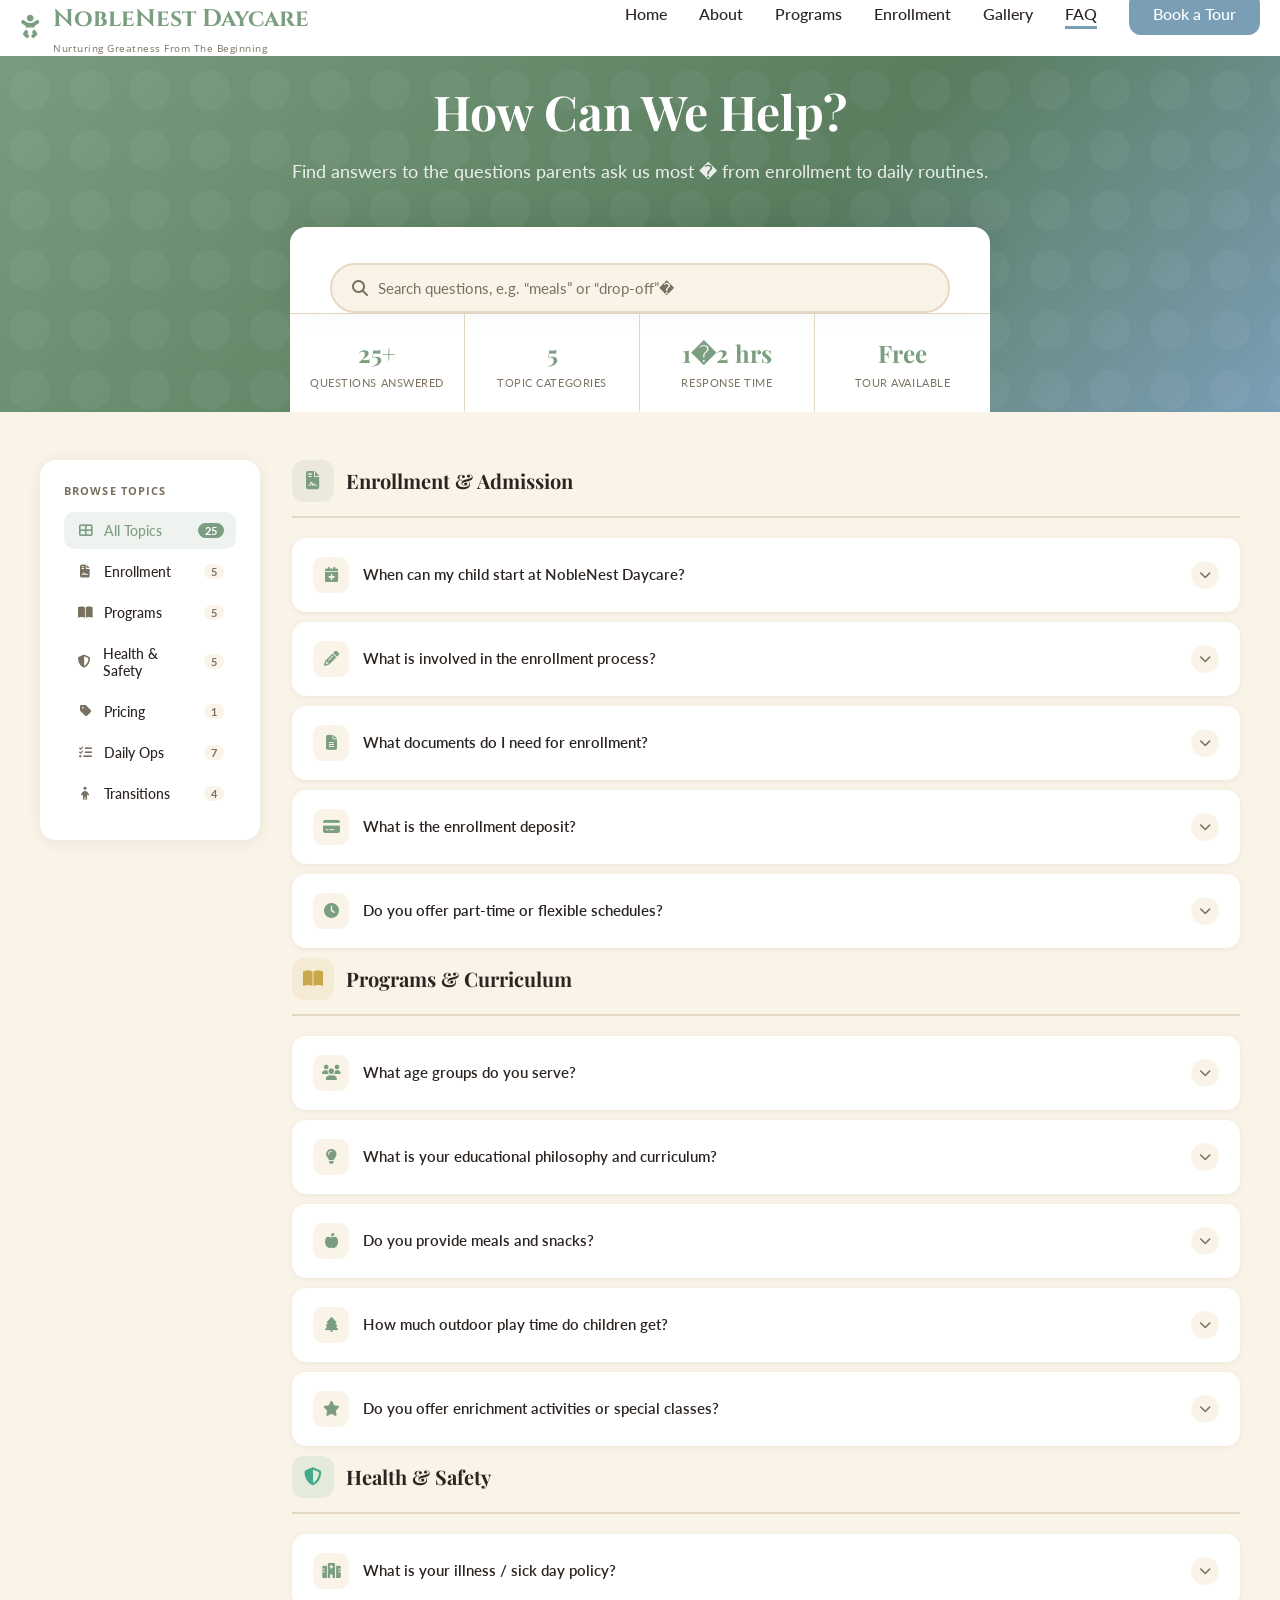
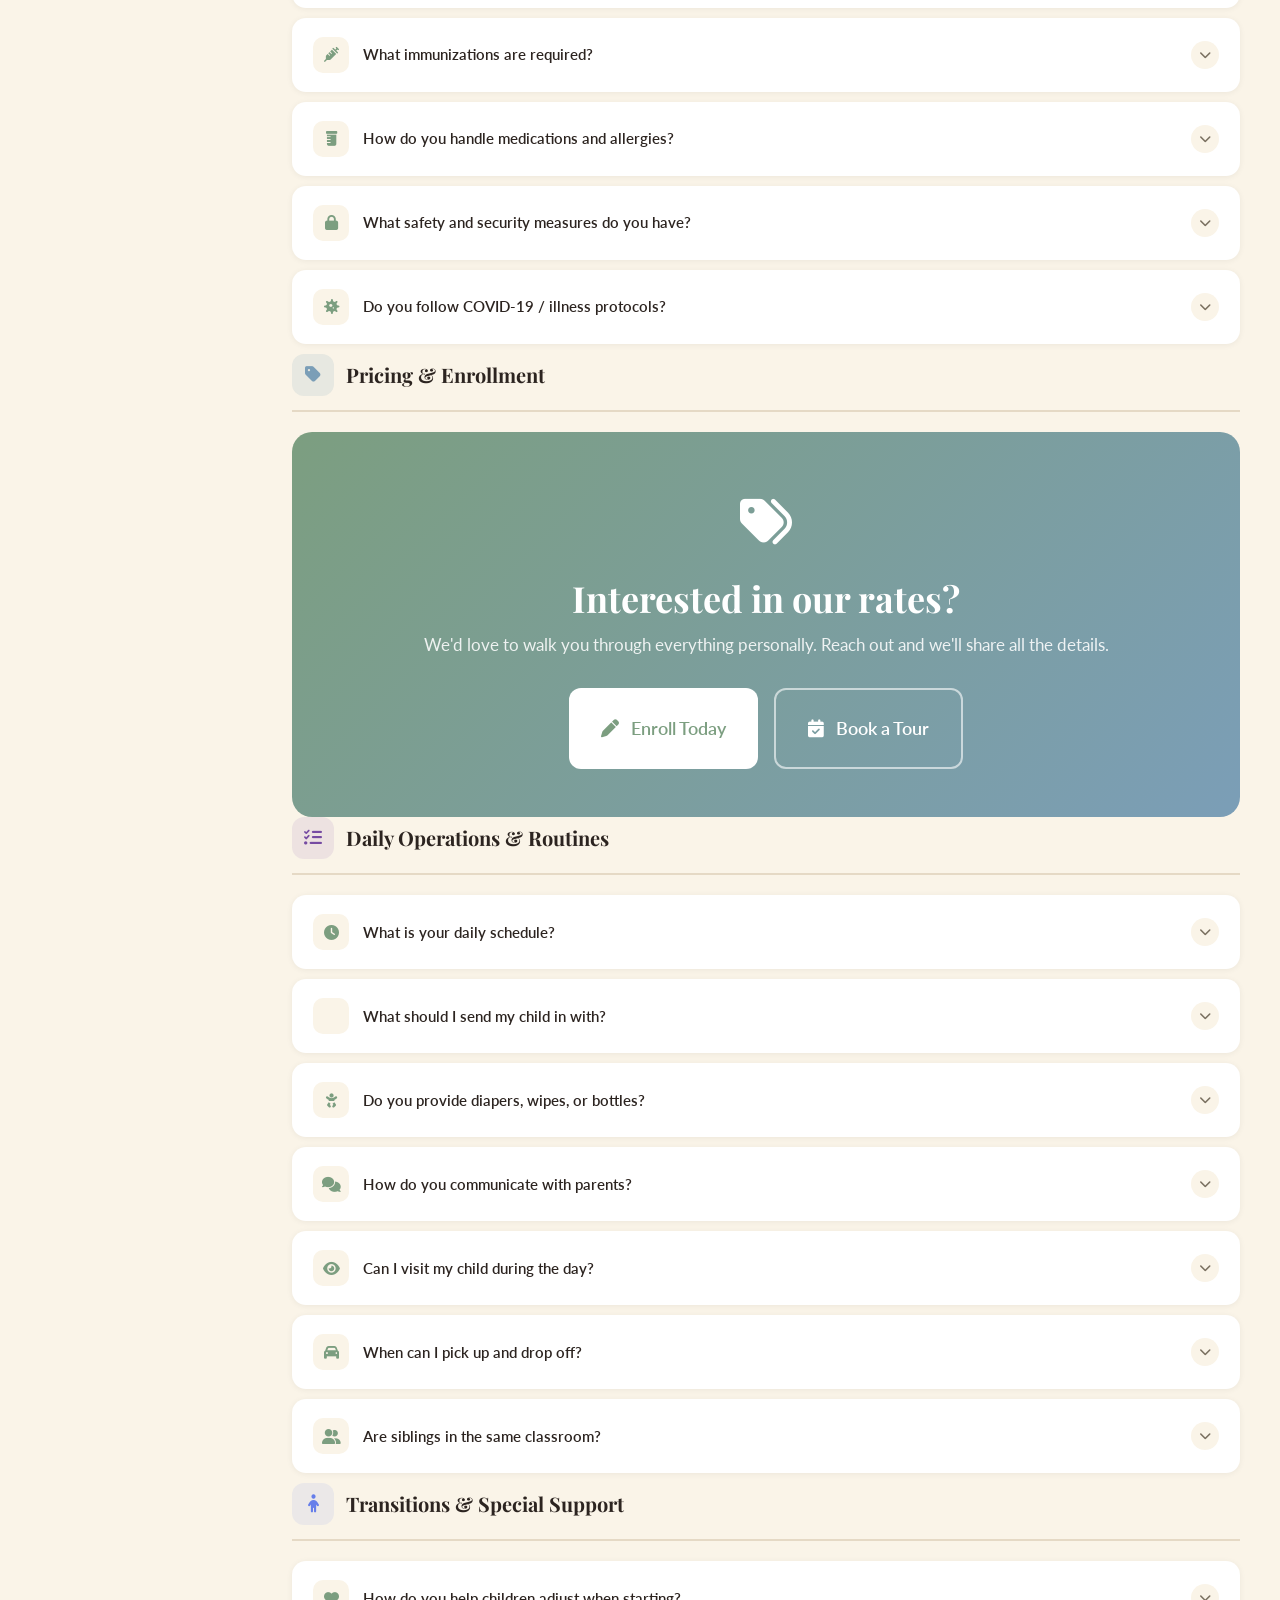
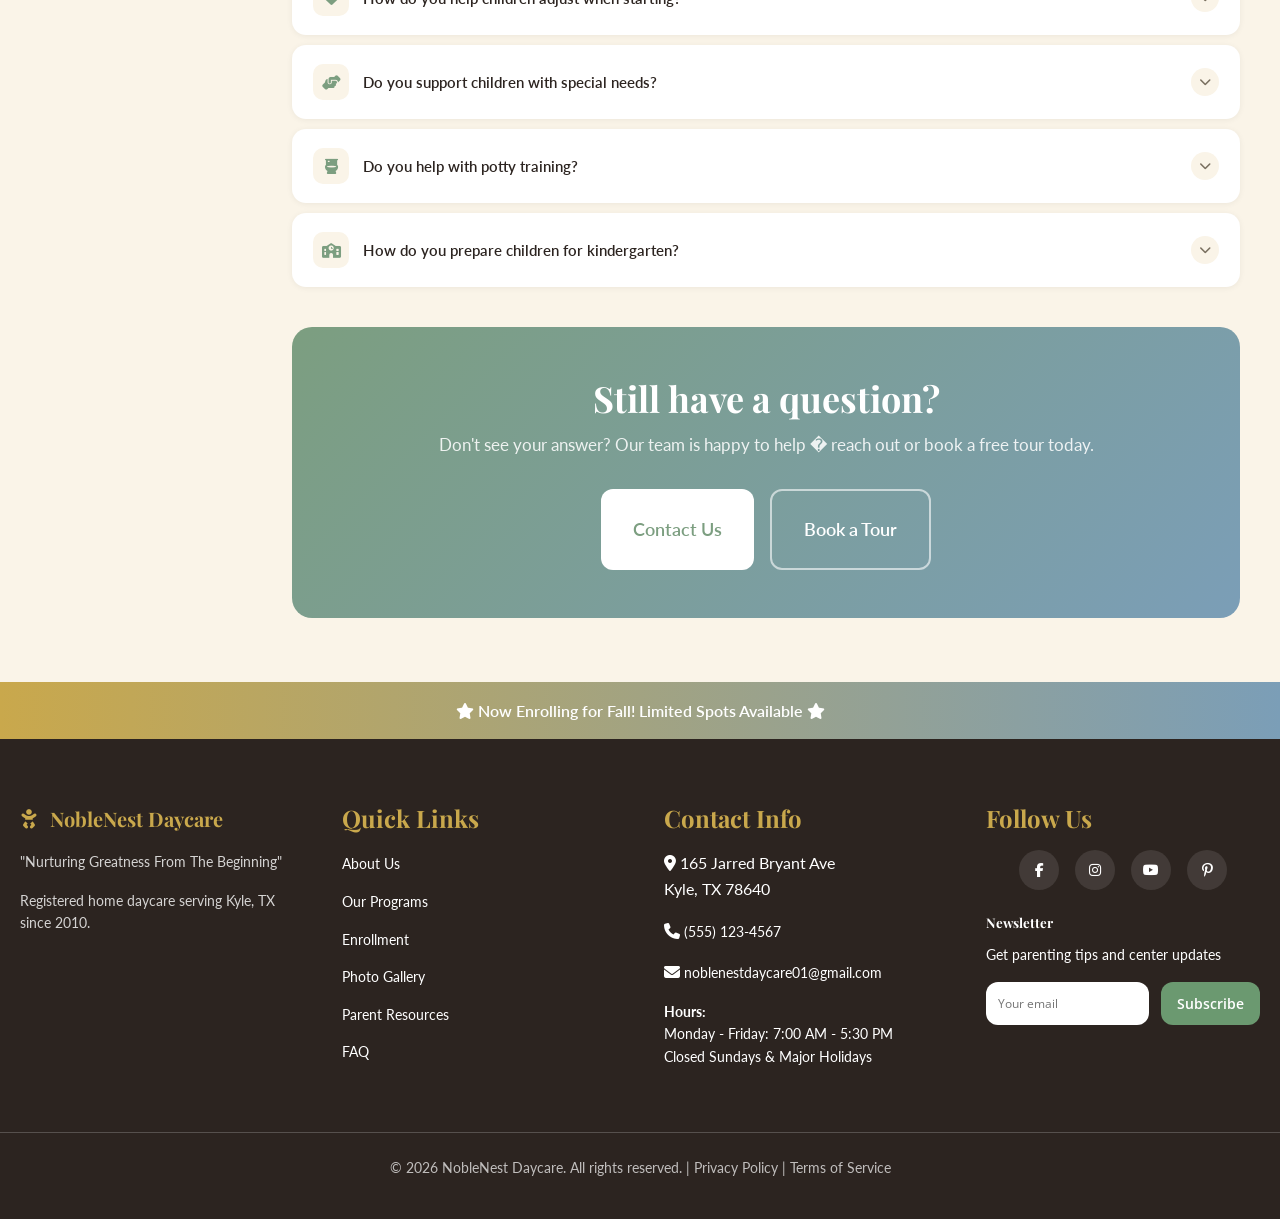
<file: faq.html>
<!DOCTYPE html>
<html lang="en">
<head>
  <meta charset="UTF-8">
  <meta name="viewport" content="width=device-width, initial-scale=1.0">
  <meta name="description" content="Frequently Asked Questions - Find answers to common questions about enrollment, programs, and policies.">
  <meta name="keywords" content="FAQ, questions, answers, enrollment, programs, policies, tuition">
  
  <meta property="og:type" content="website">
  <meta property="og:url" content="https://noblenestdaycare.com/faq.html">
  <meta property="og:title" content="FAQ | NobleNest Daycare">
  <meta property="og:description" content="Frequently asked questions about NobleNest Daycare.">
  
  <link rel="canonical" href="https://noblenestdaycare.com/faq.html">
  <link rel="icon" type="image/x-icon" href="data:image/svg+xml,<svg xmlns='http://www.w3.org/2000/svg' viewBox='0 0 100 100'><text y='.9em' font-size='90'>N</text></svg>">
  
  <link href="https://fonts.googleapis.com/css2?family=Cinzel:wght@400;600;700&family=Playfair+Display:wght@400;600;700&family=Lato:wght@300;400;700&family=Open+Sans:wght@400;600;700&display=swap" rel="stylesheet">
  <link rel="stylesheet" href="https://cdnjs.cloudflare.com/ajax/libs/font-awesome/6.4.0/css/all.min.css">
  
  <link rel="stylesheet" href="css/style.css">
  <link rel="stylesheet" href="css/responsive.css">
  
  <title>FAQ | NobleNest Daycare</title>
</head>
<body>
  <a href="#main-content" class="skip-link">Skip to main content</a>

  <header>
    <nav class="container">
      <a href="index.html" class="logo">
        <span><i class="fas fa-baby"></i></span>
        <div class="logo-text"><span>NobleNest Daycare</span><span class="logo-motto">Nurturing Greatness From The Beginning</span></div>
      </a>
      
      <ul class="nav-menu">
        <li><a href="index.html">Home</a></li>
        <li><a href="about.html">About</a></li>
        <li><a href="programs.html">Programs</a></li>
        <li><a href="enrollment.html">Enrollment</a></li>
        <li><a href="gallery.html">Gallery</a></li>
        <li><a href="faq.html">FAQ</a></li>
        <li><a href="contact.html" class="nav-cta">Book a Tour</a></li>
      </ul>

      <button class="hamburger" aria-label="Toggle navigation menu" aria-expanded="false">
        <span></span>
        <span></span>
        <span></span>
      </button>
    </nav>

    <div class="mobile-menu">
      <a href="index.html">Home</a>
      <a href="about.html">About</a>
      <a href="programs.html">Programs</a>
      <a href="enrollment.html">Enrollment</a>
      <a href="gallery.html">Gallery</a>
      <a href="resources.html">Resources</a>
      <a href="faq.html">FAQ</a>
      <a href="contact.html" class="nav-cta">Book a Tour</a>
    </div>
  </header>

  <style>
    /* -- FAQ PAGE STYLES ------------------------------- */
    .faq-hero {
      background: linear-gradient(135deg, var(--primary) 0%, #5a7d5e 60%, var(--accent) 100%);
      padding: 80px var(--container-padding) 0;
      text-align: center;
      position: relative;
      overflow: hidden;
    }
    .faq-hero::before {
      content: '';
      position: absolute;
      inset: 0;
      background: url("data:image/svg+xml,%3Csvg width='60' height='60' viewBox='0 0 60 60' xmlns='http://www.w3.org/2000/svg'%3E%3Cg fill='none' fill-rule='evenodd'%3E%3Cg fill='%23ffffff' fill-opacity='0.04'%3E%3Ccircle cx='30' cy='30' r='20'/%3E%3C/g%3E%3C/g%3E%3C/svg%3E");
    }
    .faq-hero-inner { position: relative; z-index: 1; max-width: 700px; margin: 0 auto; }
    .faq-hero .breadcrumb { margin-bottom: 16px; }
    .faq-hero .breadcrumb a, .faq-hero .breadcrumb span { color: rgba(255,255,255,0.75); font-size: 13px; }
    .faq-hero .breadcrumb .divider { margin: 0 8px; }
    .faq-hero h1 { color: #fff; font-size: clamp(2rem, 5vw, 3rem); margin-bottom: 16px; }
    .faq-hero p { color: rgba(255,255,255,0.87); font-size: 1.1rem; margin-bottom: 40px; }

    /* Search */
    .faq-search-wrap {
      background: #fff;
      border-radius: 16px 16px 0 0;
      padding: 36px 40px 0;
      max-width: 700px;
      margin: 0 auto;
      box-shadow: 0 -8px 32px rgba(0,0,0,0.08);
      position: relative;
    }
    .faq-search-inner {
      position: relative;
      display: flex;
      align-items: center;
      background: var(--background);
      border: 2px solid var(--border);
      border-radius: 50px;
      padding: 4px 4px 4px 20px;
      transition: border-color 0.2s, box-shadow 0.2s;
    }
    .faq-search-inner:focus-within {
      border-color: var(--primary);
      box-shadow: 0 0 0 4px rgba(124,158,128,0.15);
    }
    .faq-search-inner i { color: var(--text-light); font-size: 16px; margin-right: 10px; flex-shrink: 0; }
    #faq-search {
      flex: 1; border: none; background: transparent;
      font-size: 15px; color: var(--text); outline: none;
      font-family: var(--font-body); padding: 10px 0;
    }
    #faq-search::placeholder { color: var(--text-light); }
    #search-clear {
      display: none; background: var(--primary); color: #fff;
      border: none; border-radius: 50px; padding: 8px 18px;
      font-size: 13px; font-weight: 600; cursor: pointer;
      font-family: var(--font-ui); white-space: nowrap;
      transition: background 0.2s;
    }
    #search-clear:hover { background: var(--accent); }
    #search-results-count {
      font-size: 13px; color: var(--text-light);
      text-align: center; padding: 10px 0 28px;
      display: none;
    }

    /* Stats strip */
    .faq-stats {
      display: grid; grid-template-columns: repeat(4, 1fr);
      gap: 0; border-top: 1px solid var(--border);
      max-width: 700px; margin: 0 auto;
      background: #fff;
    }
    .faq-stat {
      text-align: center; padding: 20px 16px;
      border-right: 1px solid var(--border);
    }
    .faq-stat:last-child { border-right: none; }
    .faq-stat-num { font-size: 1.5rem; font-weight: 700; color: var(--primary); font-family: var(--font-heading); }
    .faq-stat-label { font-size: 11px; color: var(--text-light); text-transform: uppercase; letter-spacing: 0.05em; margin-top: 2px; }

    /* Category pills */
    .faq-layout { display: grid; grid-template-columns: 220px 1fr; gap: 32px; align-items: start; }
    .faq-sidebar {
      position: sticky; top: 90px;
      background: #fff; border-radius: 16px;
      box-shadow: 0 2px 16px rgba(0,0,0,0.07);
      padding: 24px; overflow: hidden;
    }
    .faq-sidebar h3 { font-size: 11px; text-transform: uppercase; letter-spacing: 0.1em; color: var(--text-light); margin-bottom: 14px; font-family: var(--font-ui); }
    .faq-nav-btn {
      display: flex; align-items: center; gap: 10px;
      width: 100%; background: none; border: none;
      text-align: left; padding: 10px 12px; border-radius: 10px;
      font-size: 14px; color: var(--text); cursor: pointer;
      font-family: var(--font-body); font-weight: 500;
      transition: background 0.15s, color 0.15s;
      margin-bottom: 4px;
    }
    .faq-nav-btn i { width: 18px; text-align: center; font-size: 13px; color: var(--text-light); transition: color 0.15s; }
    .faq-nav-btn:hover, .faq-nav-btn.active { background: rgba(124,158,128,0.12); color: var(--primary); }
    .faq-nav-btn:hover i, .faq-nav-btn.active i { color: var(--primary); }
    .faq-nav-btn .pill-count {
      margin-left: auto; background: var(--background);
      color: var(--text-light); font-size: 11px; font-weight: 700;
      border-radius: 20px; padding: 1px 7px;
    }
    .faq-nav-btn.active .pill-count { background: var(--primary); color: #fff; }

    /* Accordion */
    .faq-section { display: none; }
    .faq-section.visible { display: block; }
    .faq-section-title {
      display: flex; align-items: center; gap: 12px;
      margin-bottom: 20px; padding-bottom: 14px;
      border-bottom: 2px solid var(--border);
    }
    .faq-section-title .section-icon {
      width: 42px; height: 42px; border-radius: 12px;
      display: flex; align-items: center; justify-content: center;
      font-size: 18px; flex-shrink: 0;
    }
    .faq-section-title h2 { font-size: 1.25rem; color: var(--text); margin: 0; }

    .faq-card {
      background: #fff; border-radius: 14px;
      box-shadow: 0 1px 6px rgba(0,0,0,0.06);
      margin-bottom: 10px; overflow: hidden;
      border: 1px solid transparent;
      transition: border-color 0.2s, box-shadow 0.2s;
    }
    .faq-card.open { border-color: var(--primary); box-shadow: 0 4px 20px rgba(124,158,128,0.15); }
    .faq-card.hidden { display: none; }

    .faq-q {
      width: 100%; display: flex; align-items: center;
      gap: 14px; padding: 18px 20px;
      background: none; border: none; cursor: pointer;
      text-align: left; font-family: var(--font-body);
    }
    .faq-q-icon {
      width: 36px; height: 36px; border-radius: 10px;
      background: var(--background); display: flex;
      align-items: center; justify-content: center;
      font-size: 15px; color: var(--primary); flex-shrink: 0;
      transition: background 0.2s, color 0.2s;
    }
    .faq-card.open .faq-q-icon { background: var(--primary); color: #fff; }
    .faq-q-text { flex: 1; font-size: 15px; font-weight: 600; color: var(--text); line-height: 1.4; }
    .faq-q-arrow {
      width: 28px; height: 28px; border-radius: 50%;
      background: var(--background); display: flex;
      align-items: center; justify-content: center;
      flex-shrink: 0; transition: background 0.2s, transform 0.3s;
    }
    .faq-q-arrow i { font-size: 12px; color: var(--text-light); transition: color 0.2s; }
    .faq-card.open .faq-q-arrow { background: var(--primary); transform: rotate(180deg); }
    .faq-card.open .faq-q-arrow i { color: #fff; }

    .faq-a {
      max-height: 0; overflow: hidden;
      transition: max-height 0.4s cubic-bezier(0.4,0,0.2,1), padding 0.3s;
      padding: 0 20px;
    }
    .faq-card.open .faq-a { max-height: 600px; padding: 0 20px 22px; }
    .faq-a-inner {
      border-top: 1px solid var(--border); padding-top: 16px;
      font-size: 14px; color: var(--text-light); line-height: 1.75;
    }
    .faq-a-inner p { margin-bottom: 10px; }
    .faq-a-inner p:last-child { margin-bottom: 0; }
    .faq-a-inner ul, .faq-a-inner ol { margin: 10px 0 10px 20px; }
    .faq-a-inner li { margin-bottom: 6px; }
    .faq-a-inner strong { color: var(--text); }
    .faq-a-inner a { color: var(--primary); text-decoration: underline; }

    /* No results */
    #no-results {
      display: none; text-align: center; padding: 60px 20px;
      color: var(--text-light);
    }
    #no-results i { font-size: 48px; opacity: 0.3; margin-bottom: 16px; display: block; }

    /* CTA bottom */
    .faq-cta {
      background: linear-gradient(135deg, var(--primary) 0%, var(--accent) 100%);
      border-radius: 20px; padding: 48px 40px;
      text-align: center; color: #fff; margin-top: 40px;
    }
    .faq-cta h2 { color: #fff; margin-bottom: 10px; }
    .faq-cta p { color: rgba(255,255,255,0.87); margin-bottom: 30px; font-size: 1.05rem; }
    .faq-cta .btn-white { background: #fff; color: var(--primary); border: none; }
    .faq-cta .btn-white:hover { background: var(--background); }
    .faq-cta .btn-ghost { background: transparent; color: #fff; border: 2px solid rgba(255,255,255,0.6); }
    .faq-cta .btn-ghost:hover { background: rgba(255,255,255,0.15); border-color: #fff; }

    @media (max-width: 768px) {
      .faq-layout { grid-template-columns: 1fr; }
      .faq-sidebar { position: static; display: flex; flex-wrap: wrap; gap: 8px; padding: 16px; border-radius: 12px; }
      .faq-sidebar h3 { width: 100%; margin-bottom: 4px; }
      .faq-nav-btn { width: auto; padding: 7px 14px; background: var(--background); border-radius: 50px; margin-bottom: 0; }
      .faq-nav-btn .pill-count { display: none; }
      .faq-stats { grid-template-columns: repeat(2,1fr); }
      .faq-search-wrap { padding: 24px 20px 0; border-radius: 12px 12px 0 0; }
      .faq-cta { padding: 32px 24px; }
    }
  </style>

  <main id="main-content">
    <!-- HERO -->
    <section class="faq-hero">
      <div class="faq-hero-inner">
        <h1>How Can We Help?</h1>
        <p>Find answers to the questions parents ask us most � from enrollment to daily routines.</p>
        <div class="faq-search-wrap">
          <div class="faq-search-inner">
            <i class="fas fa-search"></i>
            <input type="text" id="faq-search" placeholder="Search questions, e.g. &ldquo;meals&rdquo; or &ldquo;drop-off&rdquo;�" autocomplete="off">
            <button id="search-clear">Clear</button>
          </div>
          <div id="search-results-count"></div>
        </div>
      </div>
      <!-- Stats strip -->
      <div class="faq-stats">
        <div class="faq-stat"><div class="faq-stat-num">25+</div><div class="faq-stat-label">Questions answered</div></div>
        <div class="faq-stat"><div class="faq-stat-num">5</div><div class="faq-stat-label">Topic categories</div></div>
        <div class="faq-stat"><div class="faq-stat-num">1�2 hrs</div><div class="faq-stat-label">Response time</div></div>
        <div class="faq-stat"><div class="faq-stat-num">Free</div><div class="faq-stat-label">Tour available</div></div>
      </div>
    </section>

    <!-- MAIN FAQ LAYOUT -->
    <section style="background: var(--background); padding: 48px var(--container-padding) 64px;">
      <div class="container">
        <div class="faq-layout">

          <!-- SIDEBAR NAV -->
          <aside class="faq-sidebar" id="faq-sidebar">
            <h3>Browse Topics</h3>
            <button class="faq-nav-btn active" data-target="all"><i class="fas fa-th-large"></i> All Topics <span class="pill-count">25</span></button>
            <button class="faq-nav-btn" data-target="enrollment"><i class="fas fa-file-contract"></i> Enrollment <span class="pill-count">5</span></button>
            <button class="faq-nav-btn" data-target="programs"><i class="fas fa-book-open"></i> Programs <span class="pill-count">5</span></button>
            <button class="faq-nav-btn" data-target="health"><i class="fas fa-shield-alt"></i> Health & Safety <span class="pill-count">5</span></button>
            <button class="faq-nav-btn" data-target="pricing"><i class="fas fa-tag"></i> Pricing <span class="pill-count">1</span></button>
            <button class="faq-nav-btn" data-target="operations"><i class="fas fa-tasks"></i> Daily Ops <span class="pill-count">7</span></button>
            <button class="faq-nav-btn" data-target="transitions"><i class="fas fa-child"></i> Transitions <span class="pill-count">4</span></button>
          </aside>

          <!-- FAQ PANELS -->
          <div id="faq-panels">

            <!-- ENROLLMENT -->
            <div class="faq-section visible" data-section="enrollment">
              <div class="faq-section-title">
                <div class="section-icon" style="background:rgba(124,158,128,0.12); color:var(--primary);"><i class="fas fa-file-contract"></i></div>
                <h2>Enrollment &amp; Admission</h2>
              </div>

              <div class="faq-card" data-category="enrollment" data-search="when can my child start age 12 months begin enroll">
                <button class="faq-q" aria-expanded="false"><div class="faq-q-icon"><i class="fas fa-calendar-plus"></i></div><span class="faq-q-text">When can my child start at NobleNest Daycare?</span><div class="faq-q-arrow"><i class="fas fa-chevron-down"></i></div></button>
                <div class="faq-a"><div class="faq-a-inner"><p>We accept children from <strong>12 months through age 12</strong>. Enrollment is ongoing throughout the year as spaces become available. Our popular programs fill up quickly, especially during summer and fall � we recommend applying early.</p></div></div>
              </div>

              <div class="faq-card" data-category="enrollment" data-search="enrollment process steps application how to apply">
                <button class="faq-q" aria-expanded="false"><div class="faq-q-icon"><i class="fas fa-pencil-alt"></i></div><span class="faq-q-text">What is involved in the enrollment process?</span><div class="faq-q-arrow"><i class="fas fa-chevron-down"></i></div></button>
                <div class="faq-a"><div class="faq-a-inner"><p><strong>Our 7-step process:</strong></p><ol><li>Schedule and attend a center tour</li><li>Complete enrollment application (online or in-person)</li><li>Submit required documents</li><li>Receive acceptance letter</li><li>Submit enrollment deposit &amp; sign agreement</li><li>Attend parent orientation</li><li>Start day preparation</li></ol><p>The entire process typically takes 2�4 weeks.</p></div></div>
              </div>

              <div class="faq-card" data-category="enrollment" data-search="documents required birth certificate immunization records residency">
                <button class="faq-q" aria-expanded="false"><div class="faq-q-icon"><i class="fas fa-file-alt"></i></div><span class="faq-q-text">What documents do I need for enrollment?</span><div class="faq-q-arrow"><i class="fas fa-chevron-down"></i></div></button>
                <div class="faq-a"><div class="faq-a-inner"><ul><li>Proof of residency (utility bill, lease, or mortgage statement)</li><li>Child's birth certificate and social security card (copy)</li><li>Immunization records from your pediatrician</li><li>Physical exam records (within past 12 months)</li><li>Emergency contact form (signed)</li><li>Authorization for pickup form (signed)</li><li>Medical information form</li><li>Enrollment agreement (signed)</li><li>Payment method authorization</li></ul></div></div>
              </div>

              <div class="faq-card" data-category="enrollment" data-search="enrollment deposit cost fee secure spot">
                <button class="faq-q" aria-expanded="false"><div class="faq-q-icon"><i class="fas fa-credit-card"></i></div><span class="faq-q-text">What is the enrollment deposit?</span><div class="faq-q-arrow"><i class="fas fa-chevron-down"></i></div></button>
                <div class="faq-a"><div class="faq-a-inner"><p>A deposit is required to secure your child's spot. Please <a href="contact.html">contact us</a> for current deposit details. The deposit is credited to your first payment once enrollment begins.</p></div></div>
              </div>

              <div class="faq-card" data-category="enrollment" data-search="part-time flexible schedule days per week custom">
                <button class="faq-q" aria-expanded="false"><div class="faq-q-icon"><i class="fas fa-clock"></i></div><span class="faq-q-text">Do you offer part-time or flexible schedules?</span><div class="faq-q-arrow"><i class="fas fa-chevron-down"></i></div></button>
                <div class="faq-a"><div class="faq-a-inner"><ul><li><strong>Full-Time:</strong> 5 days per week (most popular)</li><li><strong>Part-Time:</strong> 2�4 days per week (discounted rate)</li><li><strong>Drop-In Care:</strong> Available for current enrollees (subject to availability)</li><li><strong>Custom Schedules:</strong> Contact us to discuss your needs</li></ul></div></div>
              </div>
            </div>

            <!-- PROGRAMS -->
            <div class="faq-section visible" data-section="programs">
              <div class="faq-section-title">
                <div class="section-icon" style="background:rgba(201,168,76,0.12); color:var(--secondary);"><i class="fas fa-book-open"></i></div>
                <h2>Programs &amp; Curriculum</h2>
              </div>

              <div class="faq-card" data-category="programs" data-search="age groups serve toddler preschool after school summer camp">
                <button class="faq-q" aria-expanded="false"><div class="faq-q-icon"><i class="fas fa-users"></i></div><span class="faq-q-text">What age groups do you serve?</span><div class="faq-q-arrow"><i class="fas fa-chevron-down"></i></div></button>
                <div class="faq-a"><div class="faq-a-inner"><ul><li><strong>Toddler (12 months � 3 years):</strong> 1 teacher per 6 toddlers</li><li><strong>Preschool (3�5 years):</strong> 1 teacher per 8 children</li><li><strong>After School (5�12 years):</strong> 1 teacher per 10 children</li><li><strong>Summer Camp (all ages):</strong> Mixed-age groups with age-appropriate activities</li></ul></div></div>
              </div>

              <div class="faq-card" data-category="programs" data-search="educational philosophy curriculum play-based learning approach">
                <button class="faq-q" aria-expanded="false"><div class="faq-q-icon"><i class="fas fa-lightbulb"></i></div><span class="faq-q-text">What is your educational philosophy and curriculum?</span><div class="faq-q-arrow"><i class="fas fa-chevron-down"></i></div></button>
                <div class="faq-a"><div class="faq-a-inner"><p>We use a <strong>play-based, developmentally appropriate approach</strong> focused on child-led learning. Our curriculum integrates:</p><ul><li>Sensory and hands-on learning experiences</li><li>Language and literacy development</li><li>Math and logic through play</li><li>Science and nature exploration</li><li>Social-emotional skill building</li><li>Creative expression through arts and music</li><li>Physical activity and outdoor play</li></ul></div></div>
              </div>

              <div class="faq-card" data-category="programs" data-search="meals snacks food provided breakfast lunch healthy nutrition">
                <button class="faq-q" aria-expanded="false"><div class="faq-q-icon"><i class="fas fa-apple-alt"></i></div><span class="faq-q-text">Do you provide meals and snacks?</span><div class="faq-q-arrow"><i class="fas fa-chevron-down"></i></div></button>
                <div class="faq-a"><div class="faq-a-inner"><p><strong>Yes!</strong> We provide nutritious meals and snacks daily:</p><ul><li><strong>Toddlers &amp; Preschool:</strong> Breakfast, lunch, and 2 snacks included</li><li><strong>After School:</strong> Healthy snack daily</li></ul><p>All meals meet USDA nutrition standards. We accommodate allergies and dietary restrictions. Weekly menus are posted in classrooms. Families may also send their own meals in labeled, airtight containers.</p></div></div>
              </div>

              <div class="faq-card" data-category="programs" data-search="outdoor play time outside playground nature activities 60 minutes">
                <button class="faq-q" aria-expanded="false"><div class="faq-q-icon"><i class="fas fa-tree"></i></div><span class="faq-q-text">How much outdoor play time do children get?</span><div class="faq-q-arrow"><i class="fas fa-chevron-down"></i></div></button>
                <div class="faq-a"><div class="faq-a-inner"><p>At least <strong>60 minutes daily</strong> outdoors, weather permitting. Activities include playground equipment, nature exploration, gardening, sidewalk chalk, sports, and water play in warm months. Closed-toe shoes required.</p></div></div>
              </div>

              <div class="faq-card" data-category="programs" data-search="enrichment activities special classes music yoga stem art coding">
                <button class="faq-q" aria-expanded="false"><div class="faq-q-icon"><i class="fas fa-star"></i></div><span class="faq-q-text">Do you offer enrichment activities or special classes?</span><div class="faq-q-arrow"><i class="fas fa-chevron-down"></i></div></button>
                <div class="faq-a"><div class="faq-a-inner"><ul><li><strong>Ages 2+:</strong> Music &amp; Movement (2� weekly)</li><li><strong>Ages 3+:</strong> Yoga &amp; Mindfulness (1� weekly)</li><li><strong>Ages 4+:</strong> Pre-K Skills &amp; STEM Exploration (2� weekly)</li><li><strong>After School:</strong> Sports, art, coding basics, and homework help</li></ul><p>All included in enrollment � no extra fees for standard enrichment.</p></div></div>
              </div>
            </div>

            <!-- HEALTH & SAFETY -->
            <div class="faq-section visible" data-section="health">
              <div class="faq-section-title">
                <div class="section-icon" style="background:rgba(67,170,139,0.12); color:#43AA8B;"><i class="fas fa-shield-alt"></i></div>
                <h2>Health &amp; Safety</h2>
              </div>

              <div class="faq-card" data-category="health" data-search="illness sick day fever vomiting rash pink eye policy stay home">
                <button class="faq-q" aria-expanded="false"><div class="faq-q-icon"><i class="fas fa-hospital"></i></div><span class="faq-q-text">What is your illness / sick day policy?</span><div class="faq-q-arrow"><i class="fas fa-chevron-down"></i></div></button>
                <div class="faq-a"><div class="faq-a-inner"><p>Children should stay home if they have:</p><ul><li>Fever of 100.4�F or higher (fever-free 24 hrs without medication to return)</li><li>Vomiting or diarrhea</li><li>Unexplained rash</li><li>Conjunctivitis/pink eye (until treated 24 hrs)</li><li>Strep throat or impetigo (until treated 24 hrs)</li></ul><p>If a child becomes ill at our center, we call for pickup. Parents must arrive within 1 hour.</p></div></div>
              </div>

              <div class="faq-card" data-category="health" data-search="immunizations vaccinations required DTP polio MMR varicella hepatitis">
                <button class="faq-q" aria-expanded="false"><div class="faq-q-icon"><i class="fas fa-syringe"></i></div><span class="faq-q-text">What immunizations are required?</span><div class="faq-q-arrow"><i class="fas fa-chevron-down"></i></div></button>
                <div class="faq-a"><div class="faq-a-inner"><p>All children must have current immunizations per Texas DSHS guidelines. Required vaccines include DTP, Polio, MMR, Varicella, Hepatitis B, Hib, and Pneumococcal. Medical or religious exemptions can be discussed.</p></div></div>
              </div>

              <div class="faq-card" data-category="health" data-search="medication allergies administer authorization prescription epipen">
                <button class="faq-q" aria-expanded="false"><div class="faq-q-icon"><i class="fas fa-prescription-bottle"></i></div><span class="faq-q-text">How do you handle medications and allergies?</span><div class="faq-q-arrow"><i class="fas fa-chevron-down"></i></div></button>
                <div class="faq-a"><div class="faq-a-inner"><p><strong>Medications:</strong> Administered only with written parent authorization, original packaging, and child's name and instructions clearly labeled.</p><p><strong>Allergies:</strong> Detailed allergy info on file for each child. Staff trained on allergy protocols; separate meals/snacks prepared for food-allergic children. Severe allergies require an emergency action plan.</p></div></div>
              </div>

              <div class="faq-card" data-category="health" data-search="safety security measures background check cameras supervision doors locked">
                <button class="faq-q" aria-expanded="false"><div class="faq-q-icon"><i class="fas fa-lock"></i></div><span class="faq-q-text">What safety and security measures do you have?</span><div class="faq-q-arrow"><i class="fas fa-chevron-down"></i></div></button>
                <div class="faq-a"><div class="faq-a-inner"><ul><li><strong>Secure Entry:</strong> All doors locked; keypad/key access only</li><li><strong>Background Checks:</strong> All staff pass criminal background screening</li><li><strong>Constant Supervision:</strong> Indoor and outdoor at all times</li><li><strong>First Aid Trained:</strong> All staff certified</li><li><strong>Emergency Drills:</strong> Monthly fire drills, biannual tornado drills</li><li><strong>Authorized Pickup:</strong> Photo ID required for all pickups</li><li><strong>Security Cameras:</strong> Common areas (not bathrooms)</li></ul></div></div>
              </div>

              <div class="faq-card" data-category="health" data-search="COVID-19 coronavirus illness protocols sanitization hand hygiene CDC">
                <button class="faq-q" aria-expanded="false"><div class="faq-q-icon"><i class="fas fa-virus"></i></div><span class="faq-q-text">Do you follow COVID-19 / illness protocols?</span><div class="faq-q-arrow"><i class="fas fa-chevron-down"></i></div></button>
                <div class="faq-a"><div class="faq-a-inner"><p>Yes. We maintain regular sanitization of high-touch surfaces, hand hygiene education, updated illness policies per CDC and DSHS guidelines, and respiratory etiquette training. We notify families of any exposure or illness in the classroom.</p></div></div>
              </div>
            </div>

            <!-- PRICING -->
            <div class="faq-section visible" data-section="pricing">
              <div class="faq-section-title">
                <div class="section-icon" style="background:rgba(123,158,183,0.15); color:var(--accent);"><i class="fas fa-tag"></i></div>
                <h2>Pricing &amp; Enrollment</h2>
              </div>
              <div class="faq-cta" style="margin-top:0;">
                <div style="font-size:52px; margin-bottom:12px;"><i class="fas fa-tags"></i></div>
                <h2>Interested in our rates?</h2>
                <p>We'd love to walk you through everything personally. Reach out and we'll share all the details.</p>
                <div style="display:flex; gap:16px; justify-content:center; flex-wrap:wrap;">
                  <a href="enrollment.html" class="btn btn-white btn-large"><i class="fas fa-pen"></i> Enroll Today</a>
                  <a href="contact.html" class="btn btn-ghost btn-large"><i class="fas fa-calendar-check"></i> Book a Tour</a>
                </div>
              </div>
            </div>

            <!-- OPERATIONS -->
            <div class="faq-section visible" data-section="operations">
              <div class="faq-section-title">
                <div class="section-icon" style="background:rgba(118,75,162,0.1); color:#764BA2;"><i class="fas fa-tasks"></i></div>
                <h2>Daily Operations &amp; Routines</h2>
              </div>

              <div class="faq-card" data-category="operations" data-search="daily schedule routine preschool morning breakfast lunch nap pickup">
                <button class="faq-q" aria-expanded="false"><div class="faq-q-icon"><i class="fas fa-clock"></i></div><span class="faq-q-text">What is your daily schedule?</span><div class="faq-q-arrow"><i class="fas fa-chevron-down"></i></div></button>
                <div class="faq-a"><div class="faq-a-inner"><p><strong>Sample Daily Schedule (Preschool):</strong></p><ul><li>7:00�7:30 AM: Arrival &amp; Free Play</li><li>7:30�8:00 AM: Breakfast</li><li>8:00�9:30 AM: Circle Time &amp; Learning Activities</li><li>9:30�10:00 AM: Snack Time</li><li>10:00�11:30 AM: Outdoor Play</li><li>11:30 AM�12:30 PM: Lunch &amp; Rest Prep</li><li>12:30�2:30 PM: Quiet Rest / Nap Time</li><li>2:30�3:00 PM: Wake-up &amp; Snack</li><li>3:00�4:30 PM: Activity Time (Art, STEM, Music)</li><li>4:30�5:30 PM: Free Play &amp; Pickup</li></ul><p>Toddlers have shorter activities and more nap/meal time.</p></div></div>
              </div>

              <div class="faq-card" data-category="operations" data-search="what to bring pack send child bag backpack clothes shoes">
                <button class="faq-q" aria-expanded="false"><div class="faq-q-icon"><i class="fas fa-backpack"></i></div><span class="faq-q-text">What should I send my child in with?</span><div class="faq-q-arrow"><i class="fas fa-chevron-down"></i></div></button>
                <div class="faq-a"><div class="faq-a-inner"><ul><li>Weather-appropriate clothing (jacket, hat, raincoat)</li><li>Closed-toe shoes (required for outdoor play)</li><li>Extra set of clothes (2�3 sets in case of accidents)</li><li>Diapers/Pull-ups and wipes (parent-supplied)</li><li>Blanket/comfort item for rest time</li><li>Any medications (with authorization forms)</li><li>Labeled backpack or bag</li></ul><p><strong>Do NOT send:</strong> Toys from home, candy, nut products, or items with small parts.</p></div></div>
              </div>

              <div class="faq-card" data-category="operations" data-search="diapers wipes bottles formula car seat parent supplied provide">
                <button class="faq-q" aria-expanded="false"><div class="faq-q-icon"><i class="fas fa-baby"></i></div><span class="faq-q-text">Do you provide diapers, wipes, or bottles?</span><div class="faq-q-arrow"><i class="fas fa-chevron-down"></i></div></button>
                <div class="faq-a"><div class="faq-a-inner"><p>All of the following must be <strong>provided by families</strong> � we do not supply them:</p><ul><li>Diapers or pull-ups (sufficient quantity for the day)</li><li>Wipes (fragrance-free recommended)</li><li>Diaper cream (labeled with child's name)</li><li>Bottles and formula (pre-measured and labeled, if applicable)</li><li>Car seat (parent responsibility for drop-off and pickup)</li></ul><p>Please label all items with your child's name.</p></div></div>
              </div>

              <div class="faq-card" data-category="operations" data-search="communicate parents app updates photos email text conferences">
                <button class="faq-q" aria-expanded="false"><div class="faq-q-icon"><i class="fas fa-comments"></i></div><span class="faq-q-text">How do you communicate with parents?</span><div class="faq-q-arrow"><i class="fas fa-chevron-down"></i></div></button>
                <div class="faq-a"><div class="faq-a-inner"><ul><li><strong>Parent App:</strong> Daily updates, photos, messages</li><li><strong>Classroom Boards:</strong> Weekly themes and in-classroom messages</li><li><strong>Email:</strong> Announcements and monthly newsletters</li><li><strong>Text Messages:</strong> Urgent and emergency notifications</li><li><strong>In-Person:</strong> Quick conversations at pickup/drop-off</li><li><strong>Conferences:</strong> Scheduled parent-teacher meetings 2� yearly</li></ul><p>Toddlers receive daily reports including meals, sleep, and diaper changes.</p></div></div>
              </div>

              <div class="faq-card" data-category="operations" data-search="visit child during day observation lunch volunteering classroom">
                <button class="faq-q" aria-expanded="false"><div class="faq-q-icon"><i class="fas fa-eye"></i></div><span class="faq-q-text">Can I visit my child during the day?</span><div class="faq-q-arrow"><i class="fas fa-chevron-down"></i></div></button>
                <div class="faq-a"><div class="faq-a-inner"><p>Yes! Parents are always welcome. We encourage scheduled observations, lunch visits, special event participation, and classroom volunteering. Please sign in at the front office.</p></div></div>
              </div>

              <div class="faq-card" data-category="operations" data-search="pickup drop-off hours time 7am 5:30pm late fee window arrival">
                <button class="faq-q" aria-expanded="false"><div class="faq-q-icon"><i class="fas fa-car"></i></div><span class="faq-q-text">When can I pick up and drop off?</span><div class="faq-q-arrow"><i class="fas fa-chevron-down"></i></div></button>
                <div class="faq-a"><div class="faq-a-inner"><p><strong>Center Hours:</strong> Monday � Friday, 7:00 AM � 5:30 PM</p><p><strong>Drop-off Window:</strong> 7:00�9:30 AM (depending on program)</p><p><strong>Pickup Window:</strong> 4:00�5:30 PM</p><p><strong>Late Fee:</strong> $1/minute after 5:30 PM, per child. Please pick up by 4:30 PM when possible.</p></div></div>
              </div>

              <div class="faq-card" data-category="operations" data-search="siblings same classroom together age placement preference">
                <button class="faq-q" aria-expanded="false"><div class="faq-q-icon"><i class="fas fa-user-friends"></i></div><span class="faq-q-text">Are siblings in the same classroom?</span><div class="faq-q-arrow"><i class="fas fa-chevron-down"></i></div></button>
                <div class="faq-a"><div class="faq-a-inner"><p>Siblings are typically placed in age-appropriate classrooms. However, we can accommodate requests to keep siblings together when possible. Please discuss preferences during enrollment.</p></div></div>
              </div>
            </div>

            <!-- TRANSITIONS -->
            <div class="faq-section visible" data-section="transitions">
              <div class="faq-section-title">
                <div class="section-icon" style="background:rgba(102,126,234,0.1); color:#667EEA;"><i class="fas fa-child"></i></div>
                <h2>Transitions &amp; Special Support</h2>
              </div>

              <div class="faq-card" data-category="transitions" data-search="transition starting adjustment separation anxiety orientation gradual">
                <button class="faq-q" aria-expanded="false"><div class="faq-q-icon"><i class="fas fa-heart"></i></div><span class="faq-q-text">How do you help children adjust when starting?</span><div class="faq-q-arrow"><i class="fas fa-chevron-down"></i></div></button>
                <div class="faq-a"><div class="faq-a-inner"><ul><li><strong>Parent Orientation:</strong> Meet teachers, tour classroom</li><li><strong>Gradual Introduction:</strong> 1�2 hours first day, extending over a week</li><li><strong>Comfort Items:</strong> Favourite toy, blanket, or family photo welcome</li><li><strong>Consistent Schedule:</strong> Same drop-off/pickup times build security</li><li><strong>Daily Communication:</strong> Mood and activities shared via parent app</li><li><strong>Separation Anxiety Support:</strong> Positive goodbye routines</li></ul><p>Adjustment typically takes 2�3 weeks. Most children quickly learn you always come back!</p></div></div>
              </div>

              <div class="faq-card" data-category="transitions" data-search="developmental delays special needs autism speech disability inclusive support">
                <button class="faq-q" aria-expanded="false"><div class="faq-q-icon"><i class="fas fa-hands-helping"></i></div><span class="faq-q-text">Do you support children with special needs?</span><div class="faq-q-arrow"><i class="fas fa-chevron-down"></i></div></button>
                <div class="faq-a"><div class="faq-a-inner"><p>Yes! We welcome children with diverse needs including speech/language delays, physical disabilities, hearing or vision impairments, Autism Spectrum Disorder, and behavioral or emotional challenges. We create individualized support plans alongside families and therapists.</p></div></div>
              </div>

              <div class="faq-card" data-category="transitions" data-search="potty training toilet readiness accidents pull-ups routine consistency">
                <button class="faq-q" aria-expanded="false"><div class="faq-q-icon"><i class="fas fa-toilet"></i></div><span class="faq-q-text">Do you help with potty training?</span><div class="faq-q-arrow"><i class="fas fa-chevron-down"></i></div></button>
                <div class="faq-a"><div class="faq-a-inner"><p>Absolutely! We support potty training when your child shows readiness signs (typically 2.5�3 years). We use consistent routines, positive reinforcement, no shame around accidents, and coordinate closely with home for consistency. Pull-ups/diapers are encouraged during transitions.</p></div></div>
              </div>

              <div class="faq-card" data-category="transitions" data-search="kindergarten readiness preparation pre-k academic skills letters numbers social">
                <button class="faq-q" aria-expanded="false"><div class="faq-q-icon"><i class="fas fa-school"></i></div><span class="faq-q-text">How do you prepare children for kindergarten?</span><div class="faq-q-arrow"><i class="fas fa-chevron-down"></i></div></button>
                <div class="faq-a"><div class="faq-a-inner"><ul><li><strong>Academic Skills:</strong> Letter recognition, number concepts, pre-writing</li><li><strong>Social Skills:</strong> Directions, listening, cooperation, sharing</li><li><strong>Self-Care:</strong> Bathroom independence, handwashing, eating etiquette</li><li><strong>Kindergarten Visits:</strong> Field trips and meetings with teachers</li><li><strong>Parent Guidance:</strong> Tips for supporting readiness at home</li></ul></div></div>
              </div>
            </div>

            <!-- No results message -->
            <div id="no-results">
              <i class="fas fa-search"></i>
              <h3 style="margin-bottom:8px;">No results found</h3>
              <p>Try different keywords or <a href="contact.html" style="color:var(--primary);">contact us</a> directly.</p>
            </div>

            <!-- CTA -->
            <div class="faq-cta" id="faq-bottom-cta">
              <h2>Still have a question?</h2>
              <p>Don't see your answer? Our team is happy to help � reach out or book a free tour today.</p>
              <div style="display:flex; gap:16px; justify-content:center; flex-wrap:wrap;">
                <a href="contact.html" class="btn btn-white btn-large">Contact Us</a>
                <a href="contact.html" class="btn btn-ghost btn-large">Book a Tour</a>
              </div>
            </div>

          </div><!-- /faq-panels -->
        </div><!-- /faq-layout -->
      </div>
    </section>
  </main>

  <div class="enrolling-banner">
    <i class="fas fa-star"></i> Now Enrolling for Fall! Limited Spots Available <i class="fas fa-star"></i>
  </div>

  <footer>
    <div class="footer-content">
      <div class="footer-section">
        <div class="footer-logo"><i class="fas fa-baby"></i> NobleNest Daycare</div>
        <p class="footer-tagline">"Nurturing Greatness From The Beginning"</p>
        <p style="font-size: var(--font-size-small); color: rgba(255, 255, 255, 0.8);">Registered home daycare serving Kyle, TX since 2010.</p>
      </div>

      <div class="footer-section">
        <h4>Quick Links</h4>
        <ul>
          <li><a href="about.html">About Us</a></li>
          <li><a href="programs.html">Our Programs</a></li>
          <li><a href="enrollment.html">Enrollment</a></li>
          <li><a href="gallery.html">Photo Gallery</a></li>
          <li><a href="resources.html">Parent Resources</a></li>
          <li><a href="faq.html">FAQ</a></li>
        </ul>
      </div>

      <div class="footer-section">
        <h4>Contact Info</h4>
        <p>
          <i class="fas fa-map-marker-alt"></i> 165 Jarred Bryant Ave<br>
          Kyle, TX 78640
        </p>
        <p>
          <i class="fas fa-phone"></i> <a href="tel:+1-555-123-4567">(555) 123-4567</a>
        </p>
        <p>
          <i class="fas fa-envelope"></i> <a href="mailto:noblenestdaycare01@gmail.com">noblenestdaycare01@gmail.com</a>
        </p>
        <p style="font-size: var(--font-size-small); margin-top: var(--spacing-md);">
          <strong>Hours:</strong><br>
          Monday - Friday: 7:00 AM - 5:30 PM<br>
          Closed Sundays & Major Holidays
        </p>
      </div>

      <div class="footer-section">
        <h4>Follow Us</h4>
        <div class="social-links">
          <a href="https://facebook.com/noblenestdaycare" target="_blank" rel="noopener noreferrer" aria-label="Visit our Facebook page">
            <i class="fab fa-facebook-f"></i>
          </a>
          <a href="https://instagram.com/noblenestdaycare" target="_blank" rel="noopener noreferrer" aria-label="Visit our Instagram page">
            <i class="fab fa-instagram"></i>
          </a>
          <a href="https://youtube.com/noblenestdaycare" target="_blank" rel="noopener noreferrer" aria-label="Visit our YouTube channel">
            <i class="fab fa-youtube"></i>
          </a>
          <a href="https://pinterest.com/noblenestdaycare" target="_blank" rel="noopener noreferrer" aria-label="Visit our Pinterest page">
            <i class="fab fa-pinterest-p"></i>
          </a>
        </div>
        <div style="margin-top: var(--spacing-lg);">
          <h5 style="margin-bottom: var(--spacing-sm);">Newsletter</h5>
          <p style="font-size: var(--font-size-small); margin-bottom: var(--spacing-md);">Get parenting tips and center updates</p>
          <form style="display: flex; gap: var(--spacing-sm);" onsubmit="event.preventDefault(); alert('Newsletter signup coming soon!');">
            <input type="email" placeholder="Your email" style="flex: 1; padding: var(--spacing-sm); border: none; border-radius: var(--border-radius); font-size: 12px;">
            <button type="submit" class="btn btn-secondary btn-small" style="padding: var(--spacing-sm) var(--spacing-md);">Subscribe</button>
          </form>
        </div>
      </div>
    </div>

    <div class="footer-bottom">
      <p>&copy; 2026 NobleNest Daycare. All rights reserved. | <a href="#" style="color: rgba(255, 255, 255, 0.7);">Privacy Policy</a> | <a href="#" style="color: rgba(255, 255, 255, 0.7);">Terms of Service</a></p>
    </div>
  </footer>

  <button class="scroll-to-top" aria-label="Scroll to top">
    <i class="fas fa-arrow-up"></i>
  </button>

  <script src="js/main.js" defer></script>
  <script>
  document.addEventListener('DOMContentLoaded', function () {

    /* -- ACCORDION --------------------------------------- */
    document.querySelectorAll('.faq-q').forEach(btn => {
      btn.addEventListener('click', function () {
        const card = this.closest('.faq-card');
        const isOpen = card.classList.contains('open');
        // Close all
        document.querySelectorAll('.faq-card.open').forEach(c => {
          c.classList.remove('open');
          c.querySelector('.faq-q').setAttribute('aria-expanded', 'false');
        });
        // Toggle clicked
        if (!isOpen) {
          card.classList.add('open');
          this.setAttribute('aria-expanded', 'true');
        }
      });
    });

    /* -- SIDEBAR CATEGORY FILTER ------------------------- */
    const navBtns = document.querySelectorAll('.faq-nav-btn');
    const sections = document.querySelectorAll('.faq-section');
    const cta = document.getElementById('faq-bottom-cta');

    navBtns.forEach(btn => {
      btn.addEventListener('click', function () {
        navBtns.forEach(b => b.classList.remove('active'));
        this.classList.add('active');
        const target = this.dataset.target;

        if (target === 'all') {
          sections.forEach(s => s.classList.add('visible'));
        } else {
          sections.forEach(s => {
            s.classList.toggle('visible', s.dataset.section === target);
          });
        }
        // Reset search
        document.getElementById('faq-search').value = '';
        document.getElementById('search-clear').style.display = 'none';
        document.getElementById('search-results-count').style.display = 'none';
        document.querySelectorAll('.faq-card').forEach(c => c.classList.remove('hidden'));
        document.getElementById('no-results').style.display = 'none';
        if (cta) cta.style.display = '';
      });
    });

    /* -- SEARCH ------------------------------------------ */
    const searchInput = document.getElementById('faq-search');
    const clearBtn = document.getElementById('search-clear');
    const countEl = document.getElementById('search-results-count');
    const noResults = document.getElementById('no-results');
    const cards = document.querySelectorAll('.faq-card');

    function runSearch(term) {
      const q = term.trim().toLowerCase();
      if (!q) {
        cards.forEach(c => c.classList.remove('hidden'));
        sections.forEach(s => {
          const active = document.querySelector('.faq-nav-btn.active');
          const target = active ? active.dataset.target : 'all';
          s.classList.toggle('visible', target === 'all' || s.dataset.section === target);
        });
        countEl.style.display = 'none';
        clearBtn.style.display = 'none';
        noResults.style.display = 'none';
        if (cta) cta.style.display = '';
        return;
      }

      // Show all sections during search
      sections.forEach(s => s.classList.add('visible'));
      navBtns.forEach(b => b.classList.remove('active'));
      document.querySelector('[data-target="all"]').classList.add('active');

      let matched = 0;
      cards.forEach(card => {
        const searchAttr = card.dataset.search || '';
        const text = card.textContent.toLowerCase();
        const hit = searchAttr.includes(q) || text.includes(q);
        card.classList.toggle('hidden', !hit);
        if (hit) matched++;
      });

      clearBtn.style.display = 'inline-block';
      countEl.style.display = 'block';
      countEl.textContent = matched === 0
        ? 'No matching questions found.'
        : matched + ' question' + (matched !== 1 ? 's' : '') + ' matched';
      noResults.style.display = matched === 0 ? 'block' : 'none';
      if (cta) cta.style.display = matched === 0 ? 'none' : '';
    }

    searchInput.addEventListener('input', e => runSearch(e.target.value));
    clearBtn.addEventListener('click', () => { searchInput.value = ''; runSearch(''); searchInput.focus(); });
  });
  </script>
<!-- Elfsight AI Chatbot -->
<script src="https://elfsightcdn.com/platform.js" async></script>
<div class="elfsight-app-eb1572ae-0940-4fcf-b2e3-3b8b7a0c66af" data-elfsight-app-lazy></div>
</body>
</html>
</file>
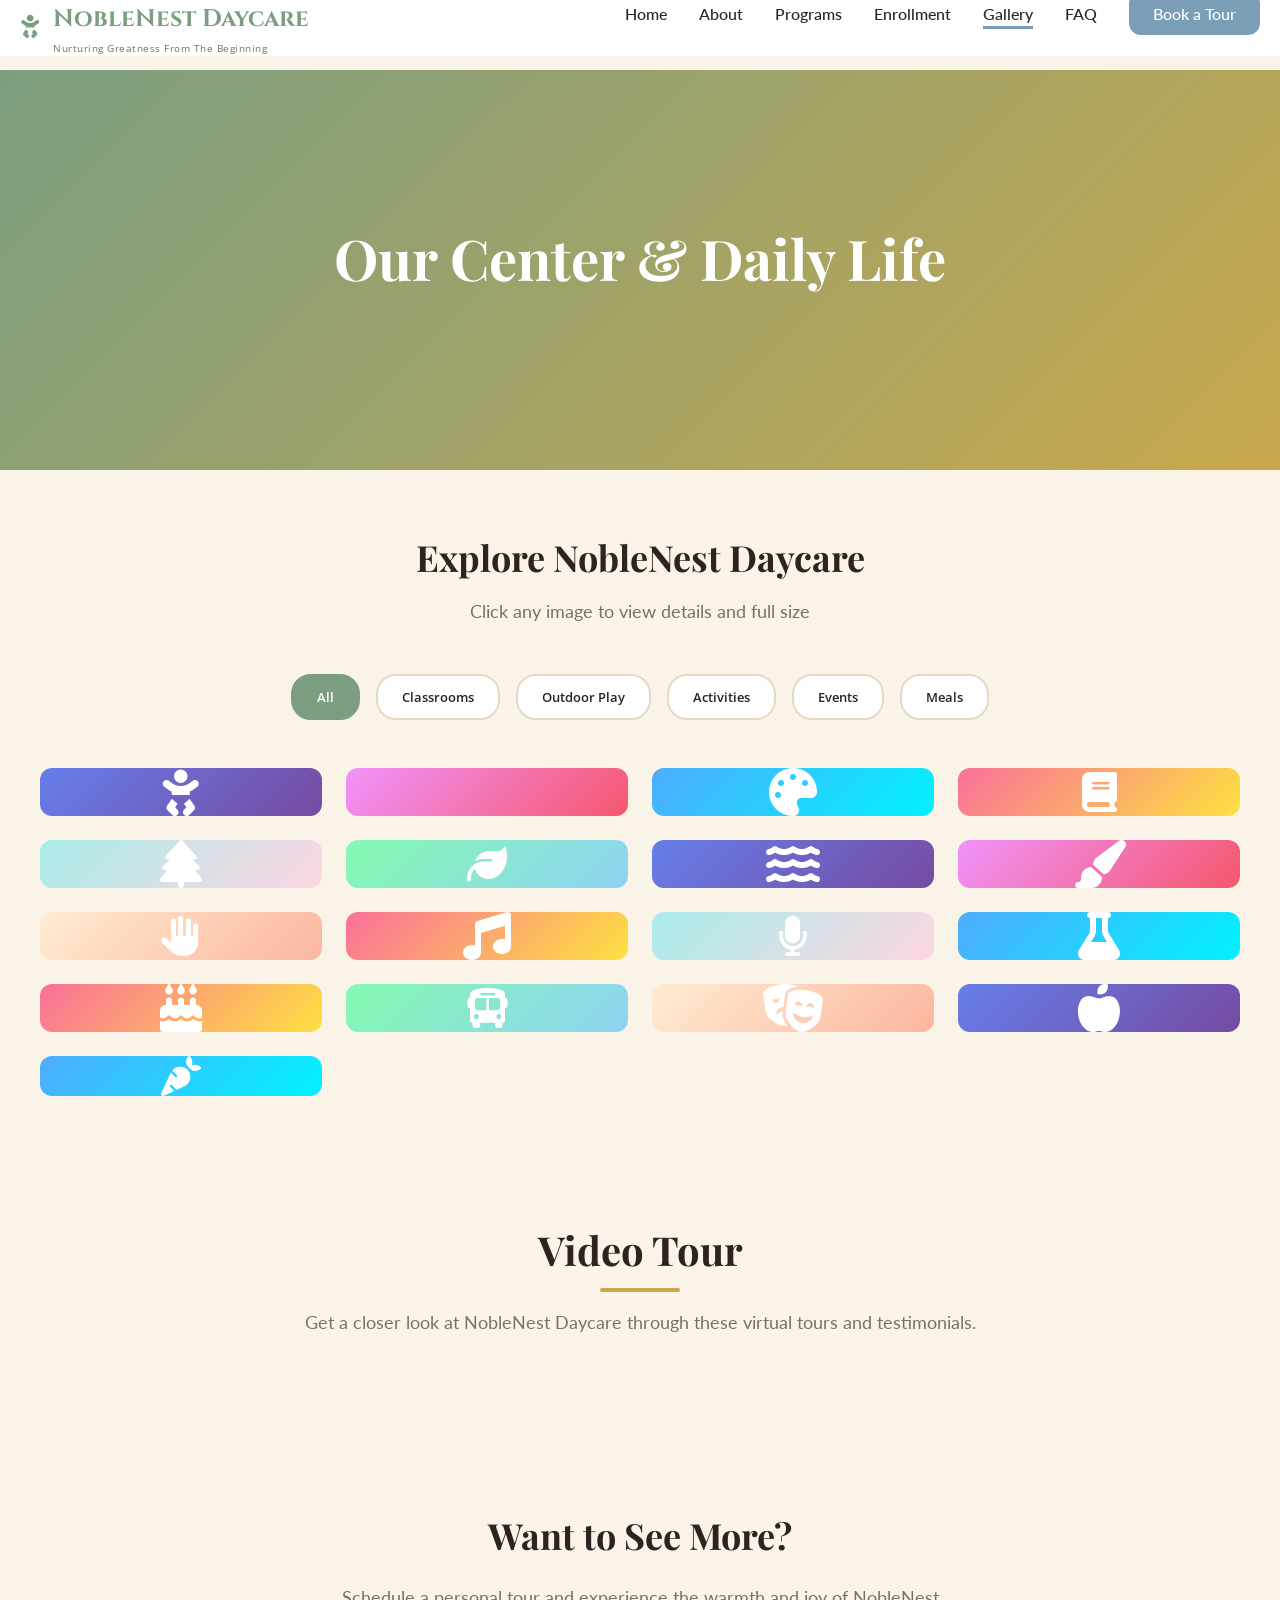
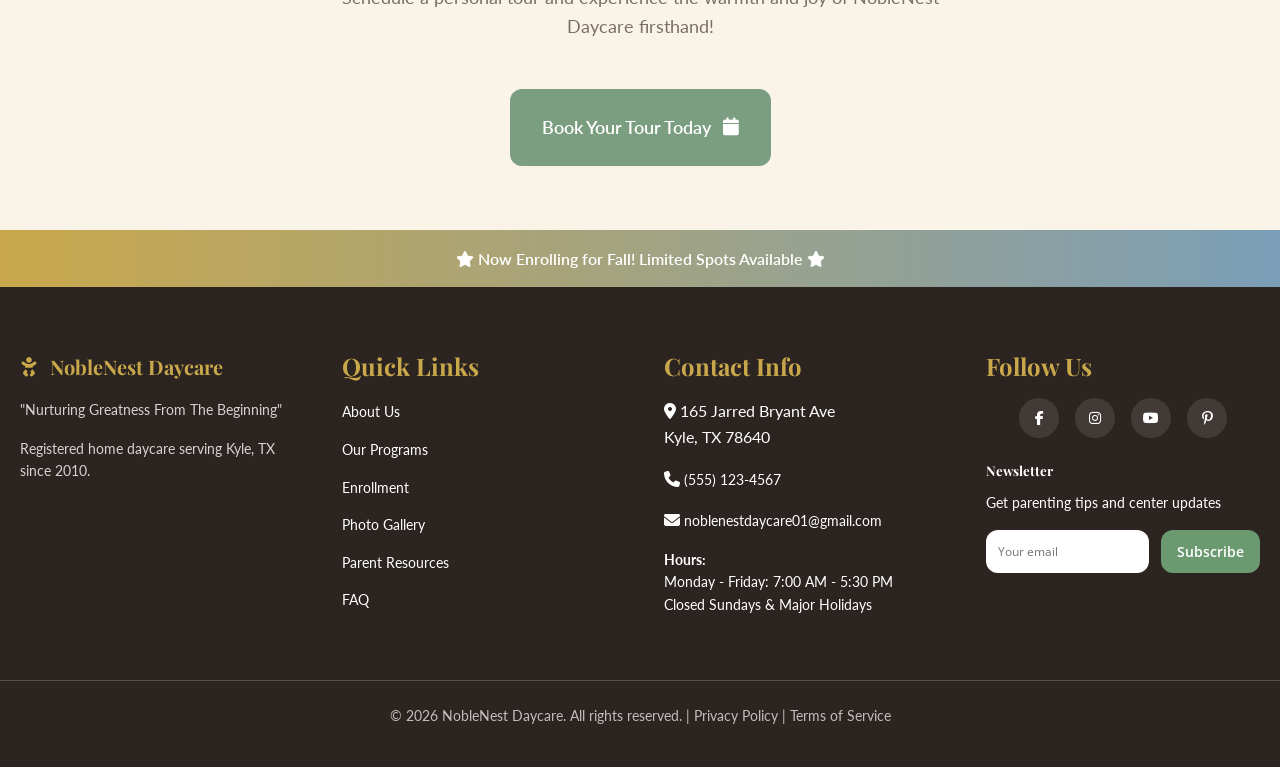
<file: gallery.html>
<!DOCTYPE html>
<html lang="en">
<head>
  <meta charset="UTF-8">
  <meta name="viewport" content="width=device-width, initial-scale=1.0">
  <meta name="description" content="Photo Gallery - See our vibrant classrooms, activities, outdoor play, and happy moments at NobleNest Daycare.">
  <meta name="keywords" content="gallery, photos, classrooms, activities, video, center tour">
  
  <meta property="og:type" content="website">
  <meta property="og:url" content="https://noblenestdaycare.com/gallery.html">
  <meta property="og:title" content="Photo Gallery | NobleNest Daycare">
  <meta property="og:description" content="Explore photos of our center, classrooms, activities, and daily moments at NobleNest Daycare.">
  
  <link rel="canonical" href="https://noblenestdaycare.com/gallery.html">
  <link rel="icon" type="image/x-icon" href="data:image/svg+xml,<svg xmlns='http://www.w3.org/2000/svg' viewBox='0 0 100 100'><text y='.9em' font-size='90'>N</text></svg>">
  
  <link href="https://fonts.googleapis.com/css2?family=Cinzel:wght@400;600;700&family=Playfair+Display:wght@400;600;700&family=Lato:wght@300;400;700&family=Open+Sans:wght@400;600;700&display=swap" rel="stylesheet">
  <link rel="stylesheet" href="https://cdnjs.cloudflare.com/ajax/libs/font-awesome/6.4.0/css/all.min.css">
  
  <link rel="stylesheet" href="css/style.css">
  <link rel="stylesheet" href="css/responsive.css">
  
  <title>Photo Gallery | NobleNest Daycare</title>
</head>
<body>
  <a href="#main-content" class="skip-link">Skip to main content</a>

  <header>
    <nav class="container">
      <a href="index.html" class="logo">
        <span><i class="fas fa-baby"></i></span>
        <div class="logo-text"><span>NobleNest Daycare</span><span class="logo-motto">Nurturing Greatness From The Beginning</span></div>
      </a>
      
      <ul class="nav-menu">
        <li><a href="index.html">Home</a></li>
        <li><a href="about.html">About</a></li>
        <li><a href="programs.html">Programs</a></li>
        <li><a href="enrollment.html">Enrollment</a></li>
        <li><a href="gallery.html">Gallery</a></li>
        <li><a href="faq.html">FAQ</a></li>
        <li><a href="contact.html" class="nav-cta">Book a Tour</a></li>
      </ul>

      <button class="hamburger" aria-label="Toggle navigation menu" aria-expanded="false">
        <span></span>
        <span></span>
        <span></span>
      </button>
    </nav>

    <div class="mobile-menu">
      <a href="index.html">Home</a>
      <a href="about.html">About</a>
      <a href="programs.html">Programs</a>
      <a href="enrollment.html">Enrollment</a>
      <a href="gallery.html">Gallery</a>
      <a href="resources.html">Resources</a>
      <a href="faq.html">FAQ</a>
      <a href="contact.html" class="nav-cta">Book a Tour</a>
    </div>
  </header>

  <main id="main-content">
    <!-- HERO BANNER -->
    <section class="hero hero-small">
      <div class="hero-content">
        <h1>Our Center & Daily Life</h1>
      </div>
    </section>

    <!-- GALLERY SECTION -->
    <section class="bg-background">
      <div class="container">
        <div style="text-align: center; margin-bottom: var(--spacing-2xl);">
          <h2 style="margin-bottom: var(--spacing-md);">Explore NobleNest Daycare</h2>
          <p style="color: var(--text-light); font-size: var(--font-size-large);">Click any image to view details and full size</p>
        </div>

        <!-- FILTER BUTTONS -->
        <div class="filter-buttons">
          <button class="filter-btn active" data-filter="all">All</button>
          <button class="filter-btn" data-filter="classroom">Classrooms</button>
          <button class="filter-btn" data-filter="outdoor">Outdoor Play</button>
          <button class="filter-btn" data-filter="activities">Activities</button>
          <button class="filter-btn" data-filter="events">Events</button>
          <button class="filter-btn" data-filter="meals">Meals</button>
        </div>

        <!-- GALLERY GRID -->
        <div class="masonry-grid">
          <!-- Classroom Images -->
          <div class="gallery-item" data-category="classroom" data-caption="Toddler Classroom - Warm, Nurturing Space">
            <div style="width: 100%; height: 100%; background: linear-gradient(135deg, #667eea 0%, #764ba2 100%); border-radius: var(--border-radius); cursor: pointer; display: flex; align-items: center; justify-content: center; color: white; font-size: 48px; transition: var(--transition);" onmouseover="this.style.transform='scale(1.05)'" onmouseout="this.style.transform='scale(1)'">
              <i class="fas fa-baby"></i>
            </div>
          </div>

          <div class="gallery-item" data-category="classroom" data-caption="Toddler Classroom - Exploration & Learning">
            <div style="width: 100%; height: 100%; background: linear-gradient(135deg, #f093fb 0%, #f5576c 100%); border-radius: var(--border-radius); cursor: pointer; display: flex; align-items: center; justify-content: center; color: white; font-size: 40px; transition: var(--transition);" onmouseover="this.style.transform='scale(1.05)'" onmouseout="this.style.transform='scale(1)'">
              <i class="fas fa-blocks"></i>
            </div>
          </div>

          <div class="gallery-item" data-category="classroom" data-caption="Preschool Classroom - Creative & Academic Learning">
            <div style="width: 100%; height: 100%; background: linear-gradient(135deg, #4facfe 0%, #00f2fe 100%); border-radius: var(--border-radius); cursor: pointer; display: flex; align-items: center; justify-content: center; color: white; font-size: 48px; transition: var(--transition);" onmouseover="this.style.transform='scale(1.05)'" onmouseout="this.style.transform='scale(1)'">
              <i class="fas fa-palette"></i>
            </div>
          </div>

          <div class="gallery-item" data-category="classroom" data-caption="Reading Corner - Quiet & Cozy">
            <div style="width: 100%; height: 100%; background: linear-gradient(135deg, #fa709a 0%, #fee140 100%); border-radius: var(--border-radius); cursor: pointer; display: flex; align-items: center; justify-content: center; color: white; font-size: 40px; transition: var(--transition);" onmouseover="this.style.transform='scale(1.05)'" onmouseout="this.style.transform='scale(1)'">
              <i class="fas fa-book"></i>
            </div>
          </div>

          <!-- Outdoor Play -->
          <div class="gallery-item" data-category="outdoor" data-caption="Outdoor Playground - Physical Development">
            <div style="width: 100%; height: 100%; background: linear-gradient(135deg, #a8edea 0%, #fed6e3 100%); border-radius: var(--border-radius); cursor: pointer; display: flex; align-items: center; justify-content: center; color: white; font-size: 48px; transition: var(--transition);" onmouseover="this.style.transform='scale(1.05)'" onmouseout="this.style.transform='scale(1)'">
              <i class="fas fa-tree"></i>
            </div>
          </div>

          <div class="gallery-item" data-category="outdoor" data-caption="Nature Exploration - Learning Through Play">
            <div style="width: 100%; height: 100%; background: linear-gradient(135deg, #84fab0 0%, #8fd3f4 100%); border-radius: var(--border-radius); cursor: pointer; display: flex; align-items: center; justify-content: center; color: white; font-size: 40px; transition: var(--transition);" onmouseover="this.style.transform='scale(1.05)'" onmouseout="this.style.transform='scale(1)'">
              <i class="fas fa-leaf"></i>
            </div>
          </div>

          <div class="gallery-item" data-category="outdoor" data-caption="Water Play - Splash Fun">
            <div style="width: 100%; height: 100%; background: linear-gradient(135deg, #667eea 0%, #764ba2 100%); border-radius: var(--border-radius); cursor: pointer; display: flex; align-items: center; justify-content: center; color: white; font-size: 48px; transition: var(--transition);" onmouseover="this.style.transform='scale(1.05)'" onmouseout="this.style.transform='scale(1)'">
              <i class="fas fa-water"></i>
            </div>
          </div>

          <!-- Activities -->
          <div class="gallery-item" data-category="activities" data-caption="Arts & Crafts - Creative Expression">
            <div style="width: 100%; height: 100%; background: linear-gradient(135deg, #f093fb 0%, #f5576c 100%); border-radius: var(--border-radius); cursor: pointer; display: flex; align-items: center; justify-content: center; color: white; font-size: 48px; transition: var(--transition);" onmouseover="this.style.transform='scale(1.05)'" onmouseout="this.style.transform='scale(1)'">
              <i class="fas fa-paint-brush"></i>
            </div>
          </div>

          <div class="gallery-item" data-category="activities" data-caption="Sensory Play - Exploring Textures">
            <div style="width: 100%; height: 100%; background: linear-gradient(135deg, #ffecd2 0%, #fcb69f 100%); border-radius: var(--border-radius); cursor: pointer; display: flex; align-items: center; justify-content: center; color: white; font-size: 40px; transition: var(--transition);" onmouseover="this.style.transform='scale(1.05)'" onmouseout="this.style.transform='scale(1)'">
              <i class="fas fa-hand-paper"></i>
            </div>
          </div>

          <div class="gallery-item" data-category="activities" data-caption="Music Time - Songs & Sounds">
            <div style="width: 100%; height: 100%; background: linear-gradient(135deg, #fa709a 0%, #fee140 100%); border-radius: var(--border-radius); cursor: pointer; display: flex; align-items: center; justify-content: center; color: white; font-size: 48px; transition: var(--transition);" onmouseover="this.style.transform='scale(1.05)'" onmouseout="this.style.transform='scale(1)'">
              <i class="fas fa-music"></i>
            </div>
          </div>

          <div class="gallery-item" data-category="activities" data-caption="Storytime - Reading & Imagination">
            <div style="width: 100%; height: 100%; background: linear-gradient(135deg, #a8edea 0%, #fed6e3 100%); border-radius: var(--border-radius); cursor: pointer; display: flex; align-items: center; justify-content: center; color: white; font-size: 40px; transition: var(--transition);" onmouseover="this.style.transform='scale(1.05)'" onmouseout="this.style.transform='scale(1)'">
              <i class="fas fa-microphone"></i>
            </div>
          </div>

          <div class="gallery-item" data-category="activities" data-caption="STEM Learning - Science & Discovery">
            <div style="width: 100%; height: 100%; background: linear-gradient(135deg, #4facfe 0%, #00f2fe 100%); border-radius: var(--border-radius); cursor: pointer; display: flex; align-items: center; justify-content: center; color: white; font-size: 48px; transition: var(--transition);" onmouseover="this.style.transform='scale(1.05)'" onmouseout="this.style.transform='scale(1)'">
              <i class="fas fa-flask"></i>
            </div>
          </div>

          <!-- Events -->
          <div class="gallery-item" data-category="events" data-caption="Holiday Celebration - Family Fun">
            <div style="width: 100%; height: 100%; background: linear-gradient(135deg, #fa709a 0%, #fee140 100%); border-radius: var(--border-radius); cursor: pointer; display: flex; align-items: center; justify-content: center; color: white; font-size: 48px; transition: var(--transition);" onmouseover="this.style.transform='scale(1.05)'" onmouseout="this.style.transform='scale(1)'">
              <i class="fas fa-birthday-cake"></i>
            </div>
          </div>

          <div class="gallery-item" data-category="events" data-caption="Field Trip - Exploring the Community">
            <div style="width: 100%; height: 100%; background: linear-gradient(135deg, #84fab0 0%, #8fd3f4 100%); border-radius: var(--border-radius); cursor: pointer; display: flex; align-items: center; justify-content: center; color: white; font-size: 40px; transition: var(--transition);" onmouseover="this.style.transform='scale(1.05)'" onmouseout="this.style.transform='scale(1)'">
              <i class="fas fa-bus"></i>
            </div>
          </div>

          <div class="gallery-item" data-category="events" data-caption="Class Performance - Showcasing Talents">
            <div style="width: 100%; height: 100%; background: linear-gradient(135deg, #ffecd2 0%, #fcb69f 100%); border-radius: var(--border-radius); cursor: pointer; display: flex; align-items: center; justify-content: center; color: white; font-size: 48px; transition: var(--transition);" onmouseover="this.style.transform='scale(1.05)'" onmouseout="this.style.transform='scale(1)'">
              <i class="fas fa-theater-masks"></i>
            </div>
          </div>

          <!-- Meals -->
          <div class="gallery-item" data-category="meals" data-caption="Mealtime - Nutrition & Community">
            <div style="width: 100%; height: 100%; background: linear-gradient(135deg, #667eea 0%, #764ba2 100%); border-radius: var(--border-radius); cursor: pointer; display: flex; align-items: center; justify-content: center; color: white; font-size: 48px; transition: var(--transition);" onmouseover="this.style.transform='scale(1.05)'" onmouseout="this.style.transform='scale(1)'">
              <i class="fas fa-apple-alt"></i>
            </div>
          </div>

          <div class="gallery-item" data-category="meals" data-caption="Snack Time - Healthy Choices">
            <div style="width: 100%; height: 100%; background: linear-gradient(135deg, #4facfe 0%, #00f2fe 100%); border-radius: var(--border-radius); cursor: pointer; display: flex; align-items: center; justify-content: center; color: white; font-size: 40px; transition: var(--transition);" onmouseover="this.style.transform='scale(1.05)'" onmouseout="this.style.transform='scale(1)'">
              <i class="fas fa-carrot"></i>
            </div>
          </div>
        </div>
      </div>
    </section>

    <!-- VIDEO SECTION -->
    <section>
      <div class="container">
        <div class="section-header">
          <h2 class="section-title-accent">Video Tour</h2>
          <p class="section-subtitle">Get a closer look at NobleNest Daycare through these virtual tours and testimonials.</p>
        </div>

        <div class="grid-2">
          <div class="video-tile" style="background: linear-gradient(135deg, #667eea 0%, #764ba2 100%); border-radius: var(--border-radius); position: relative; cursor: pointer; overflow: hidden;">
            <div style="position: absolute; top: 50%; left: 50%; transform: translate(-50%, -50%); z-index: 2;">
              <div style="background: rgba(255, 255, 255, 0.3); backdrop-filter: blur(4px); width: 80px; height: 80px; border-radius: 50%; display: flex; align-items: center; justify-content: center; font-size: 32px; color: white;">
                <i class="fas fa-play"></i>
              </div>
            </div>
            <div style="position: absolute; bottom: 20px; left: 20px; right: 20px; color: white; z-index: 3;">
              <h4 style="margin-bottom: var(--spacing-sm);">Center Tour</h4>
              <p style="font-size: 12px; opacity: 0.9;">Take a virtual walk through our center</p>
            </div>
          </div>

          <div class="video-tile" style="background: linear-gradient(135deg, #f093fb 0%, #f5576c 100%); border-radius: var(--border-radius); position: relative; cursor: pointer; overflow: hidden;">
            <div style="position: absolute; top: 50%; left: 50%; transform: translate(-50%, -50%); z-index: 2;">
              <div style="background: rgba(255, 255, 255, 0.3); backdrop-filter: blur(4px); width: 80px; height: 80px; border-radius: 50%; display: flex; align-items: center; justify-content: center; font-size: 32px; color: white;">
                <i class="fas fa-play"></i>
              </div>
            </div>
            <div style="position: absolute; bottom: 20px; left: 20px; right: 20px; color: white; z-index: 3;">
              <h4 style="margin-bottom: var(--spacing-sm);">Parent Testimonials</h4>
              <p style="font-size: 12px; opacity: 0.9;">Hear from families who trust us</p>
            </div>
          </div>
        </div>
      </div>
    </section>

    <!-- CTA SECTION -->
    <section class="bg-background">
      <div class="container">
        <div style="text-align: center; max-width: 600px; margin: 0 auto;">
          <h2 style="margin-bottom: var(--spacing-lg);">Want to See More?</h2>
          <p style="color: var(--text-light); font-size: var(--font-size-large); margin-bottom: var(--spacing-2xl);">
            Schedule a personal tour and experience the warmth and joy of NobleNest Daycare firsthand!
          </p>
          <a href="contact.html" class="btn btn-primary btn-large">Book Your Tour Today <i class="fas fa-calendar"></i></a>
        </div>
      </div>
    </section>
  </main>

  <!-- LIGHTBOX -->
  <div class="lightbox-overlay">
    <button class="lightbox-close" aria-label="Close lightbox">&times;</button>
    <button class="lightbox-nav lightbox-prev" aria-label="Previous image">
      <i class="fas fa-chevron-left"></i>
    </button>
    
    <div class="lightbox-content">
      <div class="lightbox-image"></div>
      <div class="lightbox-caption"></div>
      <div style="text-align: center; padding: var(--spacing-md); background: var(--white); border-top: 1px solid var(--border); font-size: var(--font-size-small); color: var(--text-light);">
        <span class="lightbox-counter">1 / 20</span>
      </div>
    </div>

    <button class="lightbox-nav lightbox-next" aria-label="Next image">
      <i class="fas fa-chevron-right"></i>
    </button>
  </div>

  <div class="enrolling-banner">
    <i class="fas fa-star"></i> Now Enrolling for Fall! Limited Spots Available <i class="fas fa-star"></i>
  </div>

  <footer>
    <div class="footer-content">
      <div class="footer-section">
        <div class="footer-logo"><i class="fas fa-baby"></i> NobleNest Daycare</div>
        <p class="footer-tagline">"Nurturing Greatness From The Beginning"</p>
        <p style="font-size: var(--font-size-small); color: rgba(255, 255, 255, 0.8);">Registered home daycare serving Kyle, TX since 2010.</p>
      </div>

      <div class="footer-section">
        <h4>Quick Links</h4>
        <ul>
          <li><a href="about.html">About Us</a></li>
          <li><a href="programs.html">Our Programs</a></li>
          <li><a href="enrollment.html">Enrollment</a></li>
          <li><a href="gallery.html">Photo Gallery</a></li>
          <li><a href="resources.html">Parent Resources</a></li>
          <li><a href="faq.html">FAQ</a></li>
        </ul>
      </div>

      <div class="footer-section">
        <h4>Contact Info</h4>
        <p>
          <i class="fas fa-map-marker-alt"></i> 165 Jarred Bryant Ave<br>
          Kyle, TX 78640
        </p>
        <p>
          <i class="fas fa-phone"></i> <a href="tel:+1-555-123-4567">(555) 123-4567</a>
        </p>
        <p>
          <i class="fas fa-envelope"></i> <a href="mailto:noblenestdaycare01@gmail.com">noblenestdaycare01@gmail.com</a>
        </p>
        <p style="font-size: var(--font-size-small); margin-top: var(--spacing-md);">
          <strong>Hours:</strong><br>
          Monday - Friday: 7:00 AM - 5:30 PM<br>
          Closed Sundays & Major Holidays
        </p>
      </div>

      <div class="footer-section">
        <h4>Follow Us</h4>
        <div class="social-links">
          <a href="https://facebook.com/noblenestdaycare" target="_blank" rel="noopener noreferrer" aria-label="Visit our Facebook page">
            <i class="fab fa-facebook-f"></i>
          </a>
          <a href="https://instagram.com/noblenestdaycare" target="_blank" rel="noopener noreferrer" aria-label="Visit our Instagram page">
            <i class="fab fa-instagram"></i>
          </a>
          <a href="https://youtube.com/noblenestdaycare" target="_blank" rel="noopener noreferrer" aria-label="Visit our YouTube channel">
            <i class="fab fa-youtube"></i>
          </a>
          <a href="https://pinterest.com/noblenestdaycare" target="_blank" rel="noopener noreferrer" aria-label="Visit our Pinterest page">
            <i class="fab fa-pinterest-p"></i>
          </a>
        </div>
        <div style="margin-top: var(--spacing-lg);">
          <h5 style="margin-bottom: var(--spacing-sm);">Newsletter</h5>
          <p style="font-size: var(--font-size-small); margin-bottom: var(--spacing-md);">Get parenting tips and center updates</p>
          <form style="display: flex; gap: var(--spacing-sm);" onsubmit="event.preventDefault(); alert('Newsletter signup coming soon!');">
            <input type="email" placeholder="Your email" style="flex: 1; padding: var(--spacing-sm); border: none; border-radius: var(--border-radius); font-size: 12px;">
            <button type="submit" class="btn btn-secondary btn-small" style="padding: var(--spacing-sm) var(--spacing-md);">Subscribe</button>
          </form>
        </div>
      </div>
    </div>

    <div class="footer-bottom">
      <p>&copy; 2026 NobleNest Daycare. All rights reserved. | <a href="#" style="color: rgba(255, 255, 255, 0.7);">Privacy Policy</a> | <a href="#" style="color: rgba(255, 255, 255, 0.7);">Terms of Service</a></p>
    </div>
  </footer>

  <button class="scroll-to-top" aria-label="Scroll to top">
    <i class="fas fa-arrow-up"></i>
  </button>

  <script src="js/main.js" defer></script>
  <script src="js/gallery.js" defer></script>
<!-- Elfsight AI Chatbot -->
<script src="https://elfsightcdn.com/platform.js" async></script>
<div class="elfsight-app-eb1572ae-0940-4fcf-b2e3-3b8b7a0c66af" data-elfsight-app-lazy></div>
</body>
</html>
</file>
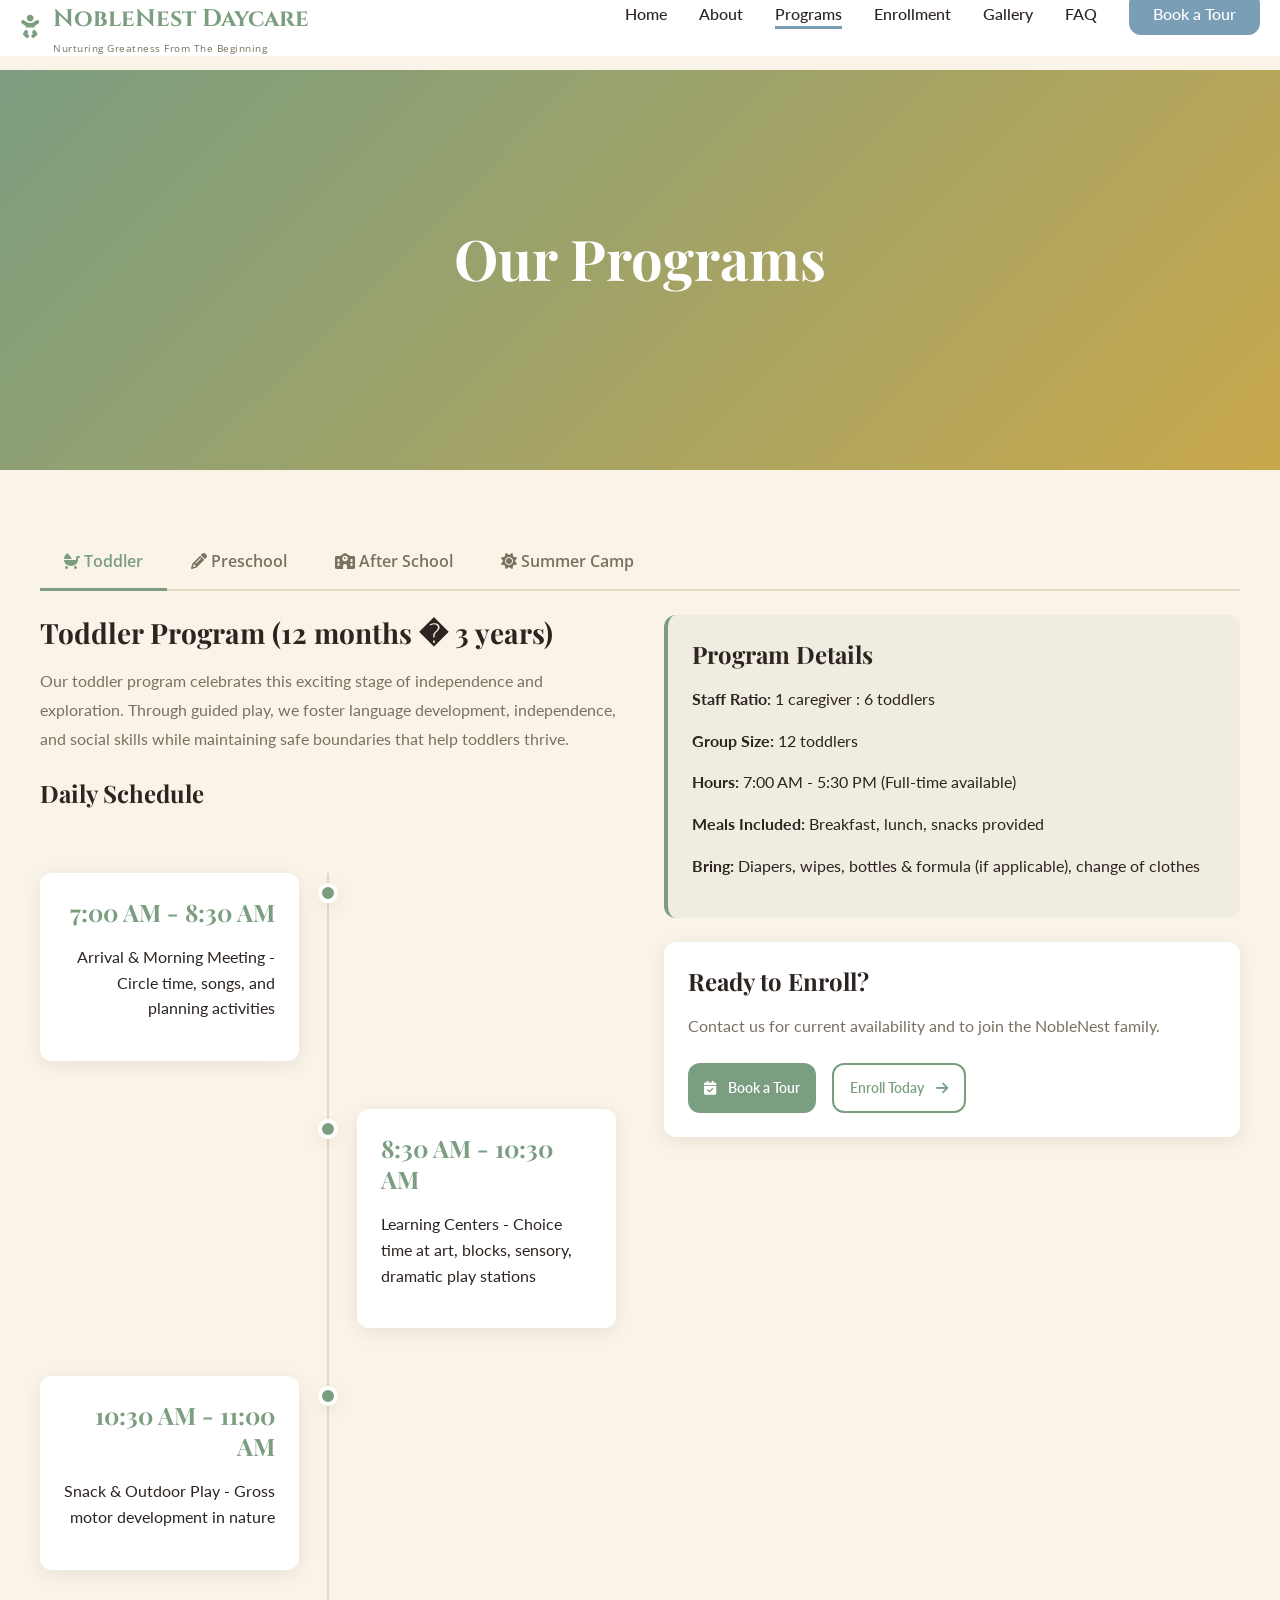
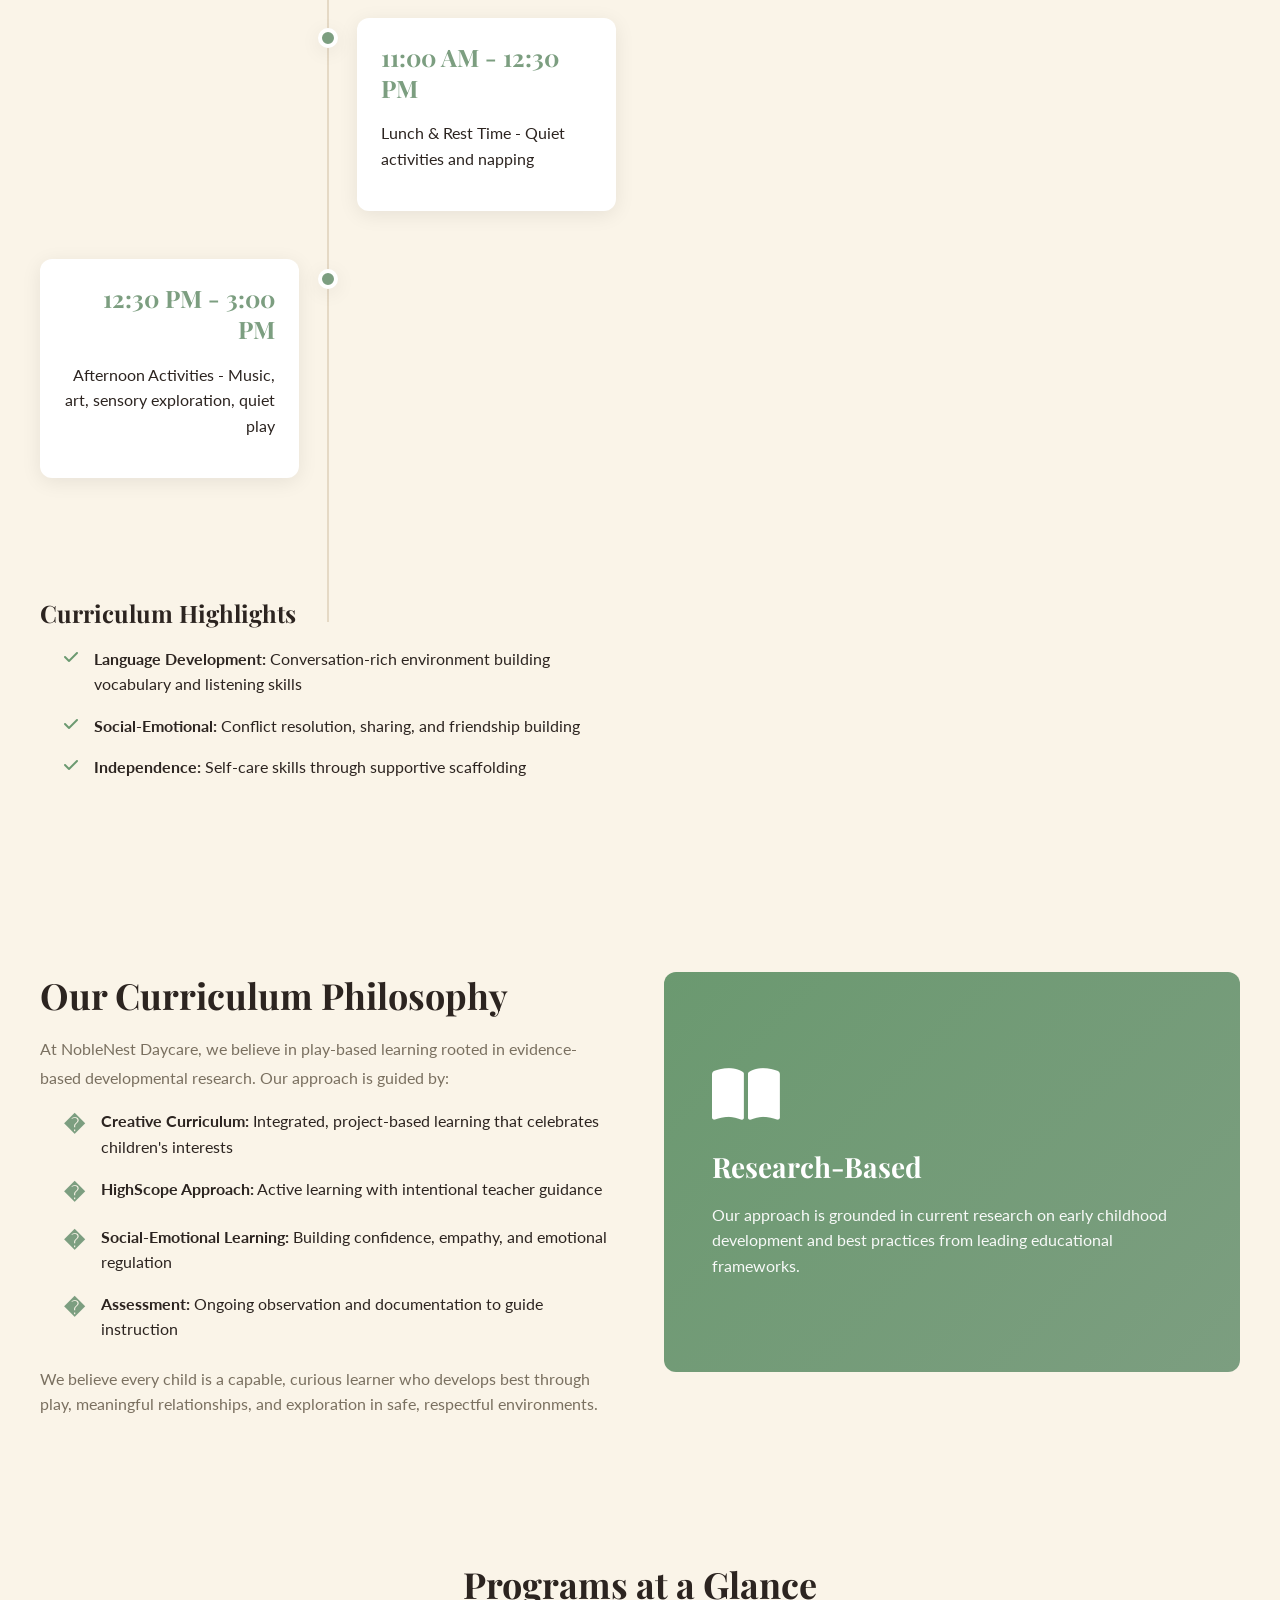
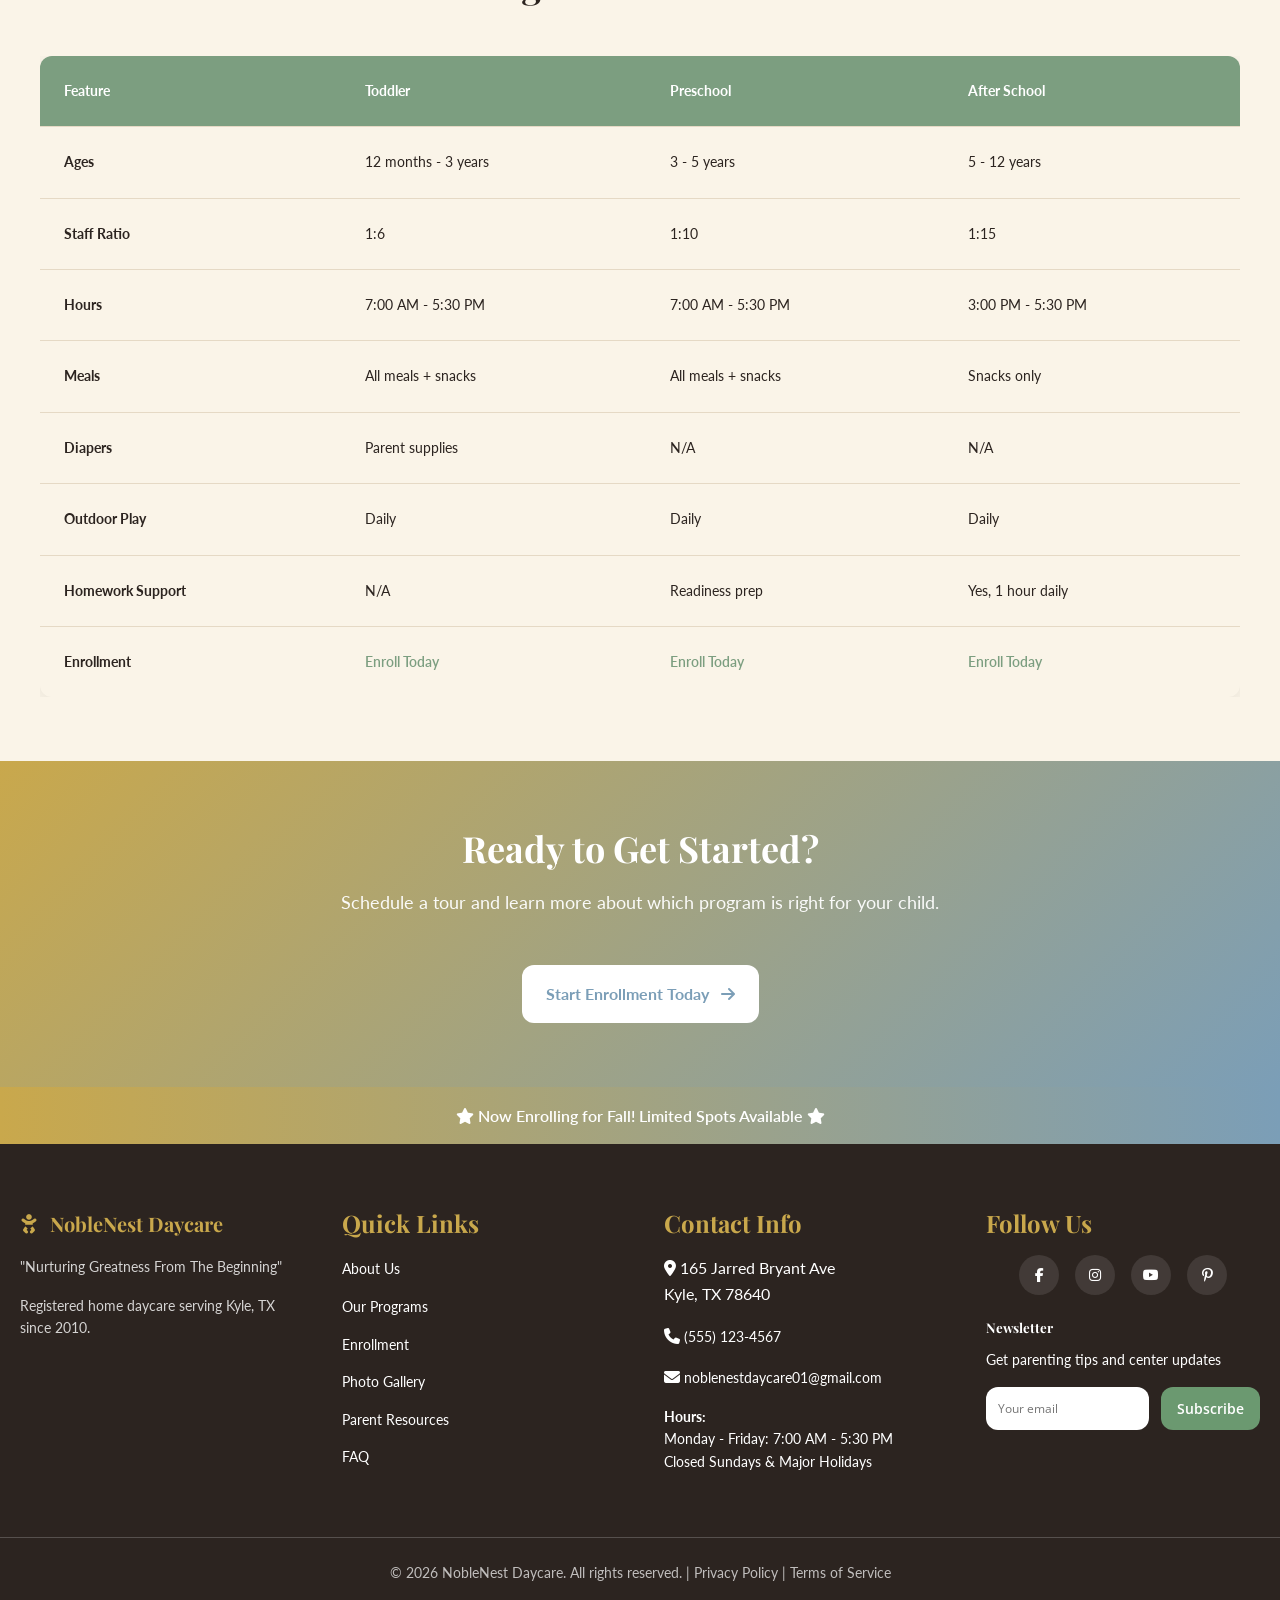
<file: programs.html>
<!DOCTYPE html>
<html lang="en">
<head>
  <meta charset="UTF-8">
  <meta name="viewport" content="width=device-width, initial-scale=1.0">
  <meta name="description" content="Our Programs - Age-appropriate childcare programs from toddler care to after-school programs at NobleNest Daycare.">
  <meta name="keywords" content="infant care, toddler program, preschool, pre-k, after school care, summer camp">
  
  <meta property="og:type" content="website">
  <meta property="og:url" content="https://noblenestdaycare.com/programs.html">
  <meta property="og:title" content="Our Programs | NobleNest Daycare">
  <meta property="og:description" content="Age-appropriate childcare from 12 months to 12 years. Learn about our programs and curriculum approach.">
  
  <link rel="canonical" href="https://noblenestdaycare.com/programs.html">
  <link rel="icon" type="image/x-icon" href="data:image/svg+xml,<svg xmlns='http://www.w3.org/2000/svg' viewBox='0 0 100 100'><text y='.9em' font-size='90'>N</text></svg>">
  
  <link href="https://fonts.googleapis.com/css2?family=Cinzel:wght@400;600;700&family=Playfair+Display:wght@400;600;700&family=Lato:wght@300;400;700&family=Open+Sans:wght@400;600;700&display=swap" rel="stylesheet">
  <link rel="stylesheet" href="https://cdnjs.cloudflare.com/ajax/libs/font-awesome/6.4.0/css/all.min.css">
  
  <link rel="stylesheet" href="css/style.css">
  <link rel="stylesheet" href="css/responsive.css">
  
  <title>Our Programs | NobleNest Daycare</title>
</head>
<body>
  <a href="#main-content" class="skip-link">Skip to main content</a>

  <header>
    <nav class="container">
      <a href="index.html" class="logo">
        <span><i class="fas fa-baby"></i></span>
        <div class="logo-text"><span>NobleNest Daycare</span><span class="logo-motto">Nurturing Greatness From The Beginning</span></div>
      </a>
      
      <ul class="nav-menu">
        <li><a href="index.html">Home</a></li>
        <li><a href="about.html">About</a></li>
        <li><a href="programs.html">Programs</a></li>
        <li><a href="enrollment.html">Enrollment</a></li>
        <li><a href="gallery.html">Gallery</a></li>
        <li><a href="faq.html">FAQ</a></li>
        <li><a href="contact.html" class="nav-cta">Book a Tour</a></li>
      </ul>

      <button class="hamburger" aria-label="Toggle navigation menu" aria-expanded="false">
        <span></span>
        <span></span>
        <span></span>
      </button>
    </nav>

    <div class="mobile-menu">
      <a href="index.html">Home</a>
      <a href="about.html">About</a>
      <a href="programs.html">Programs</a>
      <a href="enrollment.html">Enrollment</a>
      <a href="gallery.html">Gallery</a>
      <a href="resources.html">Resources</a>
      <a href="faq.html">FAQ</a>
      <a href="contact.html" class="nav-cta">Book a Tour</a>
    </div>
  </header>

  <main id="main-content">
    <!-- HERO BANNER -->
    <section class="hero hero-small">
      <div class="hero-content">
        <h1>Our Programs</h1>
      </div>
    </section>

    <!-- PROGRAMS TABS -->
    <section class="bg-background">
      <div class="container">
        <div class="tabs">
          <div class="tab-buttons">
            <button class="tab-button active" data-tab="toddler" aria-selected="true"><i class="fas fa-baby-carriage"></i> Toddler</button>
            <button class="tab-button" data-tab="preschool" aria-selected="false"><i class="fas fa-pencil-alt"></i> Preschool</button>
            <button class="tab-button" data-tab="afterschool" aria-selected="false"><i class="fas fa-school"></i> After School</button>
            <button class="tab-button" data-tab="summer" aria-selected="false"><i class="fas fa-sun"></i> Summer Camp</button>
          </div>

          <!-- TODDLER TAB -->
          <div id="toddler" class="tab-content active">
            <div class="grid-2" style="gap: var(--spacing-2xl);">
              <div>
                <h3>Toddler Program (12 months � 3 years)</h3>
                <p style="color: var(--text-light); line-height: 1.8; margin-bottom: var(--spacing-lg);">
                  Our toddler program celebrates this exciting stage of independence and exploration. Through guided play, we foster language development, independence, and social skills while maintaining safe boundaries that help toddlers thrive.
                </p>

                <h4 style="margin-top: var(--spacing-lg); margin-bottom: var(--spacing-md);">Daily Schedule</h4>
                <div class="timeline">
                  <div class="timeline-item">
                    <div class="timeline-marker"></div>
                    <div class="timeline-content">
                      <h4>7:00 AM - 8:30 AM</h4>
                      <p>Arrival & Morning Meeting - Circle time, songs, and planning activities</p>
                    </div>
                  </div>
                  <div class="timeline-item">
                    <div class="timeline-marker"></div>
                    <div class="timeline-content">
                      <h4>8:30 AM - 10:30 AM</h4>
                      <p>Learning Centers - Choice time at art, blocks, sensory, dramatic play stations</p>
                    </div>
                  </div>
                  <div class="timeline-item">
                    <div class="timeline-marker"></div>
                    <div class="timeline-content">
                      <h4>10:30 AM - 11:00 AM</h4>
                      <p>Snack & Outdoor Play - Gross motor development in nature</p>
                    </div>
                  </div>
                  <div class="timeline-item">
                    <div class="timeline-marker"></div>
                    <div class="timeline-content">
                      <h4>11:00 AM - 12:30 PM</h4>
                      <p>Lunch & Rest Time - Quiet activities and napping</p>
                    </div>
                  </div>
                  <div class="timeline-item">
                    <div class="timeline-marker"></div>
                    <div class="timeline-content">
                      <h4>12:30 PM - 3:00 PM</h4>
                      <p>Afternoon Activities - Music, art, sensory exploration, quiet play</p>
                    </div>
                  </div>
                </div>

                <h4 style="margin-top: var(--spacing-lg); margin-bottom: var(--spacing-md);">Curriculum Highlights</h4>
                <ul style="list-style: none; padding-left: 0;">
                  <li style="margin-bottom: var(--spacing-md); display: flex; gap: var(--spacing-md);"><i class="fas fa-check" style="color: var(--success); margin-top: 3px; flex-shrink: 0;"></i> <span><strong>Language Development:</strong> Conversation-rich environment building vocabulary and listening skills</span></li>
                  <li style="margin-bottom: var(--spacing-md); display: flex; gap: var(--spacing-md);"><i class="fas fa-check" style="color: var(--success); margin-top: 3px; flex-shrink: 0;"></i> <span><strong>Social-Emotional:</strong> Conflict resolution, sharing, and friendship building</span></li>
                  <li style="margin-bottom: var(--spacing-md); display: flex; gap: var(--spacing-md);"><i class="fas fa-check" style="color: var(--success); margin-top: 3px; flex-shrink: 0;"></i> <span><strong>Independence:</strong> Self-care skills through supportive scaffolding</span></li>
                </ul>
              </div>

              <div>
                <div class="info-box">
                  <h4 style="margin-bottom: var(--spacing-md);">Program Details</h4>
                  <p><strong>Staff Ratio:</strong> 1 caregiver : 6 toddlers</p>
                  <p><strong>Group Size:</strong> 12 toddlers</p>
                  <p><strong>Hours:</strong> 7:00 AM - 5:30 PM (Full-time available)</p>
                  <p><strong>Meals Included:</strong> Breakfast, lunch, snacks provided</p>
                  <p><strong>Bring:</strong> Diapers, wipes, bottles &amp; formula (if applicable), change of clothes</p>
                </div>

                <div class="card" style="margin-top: var(--spacing-lg);">
                  <h4 style="margin-bottom: var(--spacing-md);">Ready to Enroll?</h4>
                  <p style="color: var(--text-light); margin-bottom: var(--spacing-lg);">Contact us for current availability and to join the NobleNest family.</p>
                  <div style="display: flex; gap: var(--spacing-md); flex-wrap: wrap;">
                    <a href="contact.html" class="btn btn-primary btn-small"><i class="fas fa-calendar-check"></i> Book a Tour</a>
                    <a href="enrollment.html" class="btn btn-outline btn-small">Enroll Today <i class="fas fa-arrow-right"></i></a>
                  </div>
                </div>
              </div>
            </div>
          </div>

          <!-- PRESCHOOL TAB -->
          <div id="preschool" class="tab-content">
            <div class="grid-2" style="gap: var(--spacing-2xl);">
              <div>
                <h3>Preschool & Pre-K (3 � 5 years)</h3>
                <p style="color: var(--text-light); line-height: 1.8; margin-bottom: var(--spacing-lg);">
                  Our preschool program combines academic readiness with joyful play. Children explore letters, numbers, science, and social studies through hands-on experiences. We prepare children for kindergarten while celebrating the creative, imaginative play that makes childhood magical.
                </p>

                <h4 style="margin-top: var(--spacing-lg); margin-bottom: var(--spacing-md);">Daily Schedule</h4>
                <div class="timeline">
                  <div class="timeline-item">
                    <div class="timeline-marker"></div>
                    <div class="timeline-content">
                      <h4>7:00 AM - 8:30 AM</h4>
                      <p>Arrival & Morning Meeting - Welcome circle, songs, group discussion</p>
                    </div>
                  </div>
                  <div class="timeline-item">
                    <div class="timeline-marker"></div>
                    <div class="timeline-content">
                      <h4>8:30 AM - 10:00 AM</h4>
                      <p>Instructional Time - Literacy, math, science experiences with teacher</p>
                    </div>
                  </div>
                  <div class="timeline-item">
                    <div class="timeline-marker"></div>
                    <div class="timeline-content">
                      <h4>10:00 AM - 10:30 AM</h4>
                      <p>Outdoor Play - Large motor development, games, free exploration</p>
                    </div>
                  </div>
                  <div class="timeline-item">
                    <div class="timeline-marker"></div>
                    <div class="timeline-content">
                      <h4>10:30 AM - 11:30 AM</h4>
                      <p>Learning Centers - Choice time with hands-on exploration</p>
                    </div>
                  </div>
                  <div class="timeline-item">
                    <div class="timeline-marker"></div>
                    <div class="timeline-content">
                      <h4>11:30 AM - 1:00 PM</h4>
                      <p>Lunch, Rest Time & Quiet Activities</p>
                    </div>
                  </div>
                </div>

                <h4 style="margin-top: var(--spacing-lg); margin-bottom: var(--spacing-md);">Curriculum Highlights</h4>
                <ul style="list-style: none; padding-left: 0;">
                  <li style="margin-bottom: var(--spacing-md); display: flex; gap: var(--spacing-md);"><i class="fas fa-check" style="color: var(--success); margin-top: 3px; flex-shrink: 0;"></i> <span><strong>School Readiness:</strong> Pre-literacy, numeracy, fine motor skills</span></li>
                  <li style="margin-bottom: var(--spacing-md); display: flex; gap: var(--spacing-md);"><i class="fas fa-check" style="color: var(--success); margin-top: 3px; flex-shrink: 0;"></i> <span><strong>Creative Curriculum:</strong> Standards-aligned play-based learning</span></li>
                  <li style="margin-bottom: var(--spacing-md); display: flex; gap: var(--spacing-md);"><i class="fas fa-check" style="color: var(--success); margin-top: 3px; flex-shrink: 0;"></i> <span><strong>Character Growth:</strong> Kindness, responsibility, and conflict resolution</span></li>
                </ul>
              </div>

              <div>
                <div class="info-box">
                  <h4 style="margin-bottom: var(--spacing-md);">Program Details</h4>
                  <p><strong>Staff Ratio:</strong> 1 teacher : 10 children</p>
                  <p><strong>Group Size:</strong> 15-20 children</p>
                  <p><strong>Hours:</strong> 7:00 AM - 5:30 PM (Part-time & Full-time)</p>
                  <p><strong>Meals Included:</strong> Breakfast, lunch, snacks provided</p>
                  <p><strong>Bring:</strong> Change of clothes, seasonal items</p>
                </div>

                <div class="card" style="margin-top: var(--spacing-lg);">
                  <h4 style="margin-bottom: var(--spacing-md);">Ready to Enroll?</h4>
                  <p style="color: var(--text-light); margin-bottom: var(--spacing-lg);">Contact us for current availability and to join the NobleNest family.</p>
                  <div style="display: flex; gap: var(--spacing-md); flex-wrap: wrap;">
                    <a href="contact.html" class="btn btn-primary btn-small"><i class="fas fa-calendar-check"></i> Book a Tour</a>
                    <a href="enrollment.html" class="btn btn-outline btn-small">Enroll Today <i class="fas fa-arrow-right"></i></a>
                  </div>
                </div>
              </div>
            </div>
          </div>

          <!-- AFTER SCHOOL TAB -->
          <div id="afterschool" class="tab-content">
            <div class="grid-2" style="gap: var(--spacing-2xl);">
              <div>
                <h3>After School Care (5 � 12 years)</h3>
                <p style="color: var(--text-light); line-height: 1.8; margin-bottom: var(--spacing-lg);">
                  Our after-school program provides a safe, engaging space for school-age children. We offer homework support, enrichment activities, outdoor play, and snacks. Children build friendships, develop independence, and pursue interests in this supportive community.
                </p>

                <h4 style="margin-top: var(--spacing-lg); margin-bottom: var(--spacing-md);">Daily Schedule</h4>
                <div class="timeline">
                  <div class="timeline-item">
                    <div class="timeline-marker"></div>
                    <div class="timeline-content">
                      <h4>3:00 PM - 3:30 PM</h4>
                      <p>Arrival & Snack - Welcome children from school and provide healthy snacks</p>
                    </div>
                  </div>
                  <div class="timeline-item">
                    <div class="timeline-marker"></div>
                    <div class="timeline-content">
                      <h4>3:30 PM - 4:30 PM</h4>
                      <p>Homework Hour - Quiet study time with staff support available</p>
                    </div>
                  </div>
                  <div class="timeline-item">
                    <div class="timeline-marker"></div>
                    <div class="timeline-content">
                      <h4>4:30 PM - 5:30 PM</h4>
                      <p>Enrichment Activities - Sports, arts, STEM, games, outdoor play</p>
                    </div>
                  </div>
                  <div class="timeline-item">
                    <div class="timeline-marker"></div>
                    <div class="timeline-content">
                      <h4>5:30 PM - 5:30 PM</h4>
                      <p>Free Play & Pickup - Relaxed time for games, reading, socializing</p>
                    </div>
                  </div>
                </div>

                <h4 style="margin-top: var(--spacing-lg); margin-bottom: var(--spacing-md);">Program Highlights</h4>
                <ul style="list-style: none; padding-left: 0;">
                  <li style="margin-bottom: var(--spacing-md); display: flex; gap: var(--spacing-md);"><i class="fas fa-check" style="color: var(--success); margin-top: 3px; flex-shrink: 0;"></i> <span><strong>Homework Support:</strong> Staff available to assist with schoolwork</span></li>
                  <li style="margin-bottom: var(--spacing-md); display: flex; gap: var(--spacing-md);"><i class="fas fa-check" style="color: var(--success); margin-top: 3px; flex-shrink: 0;"></i> <span><strong>Enrichment:</strong> Athletics, arts, technology, games, outdoor adventures</span></li>
                  <li style="margin-bottom: var(--spacing-md); display: flex; gap: var(--spacing-md);"><i class="fas fa-check" style="color: var(--success); margin-top: 3px; flex-shrink: 0;"></i> <span><strong>Community:</strong> Building friendships and teamwork</span></li>
                </ul>
              </div>

              <div>
                <div class="info-box">
                  <h4 style="margin-bottom: var(--spacing-md);">Program Details</h4>
                  <p><strong>Staff Ratio:</strong> 1 staff : 15 children</p>
                  <p><strong>Group Size:</strong> 30-40 children</p>
                  <p><strong>Hours:</strong> 3:00 PM - 5:30 PM (Mon-Fri)</p>
                  <p><strong>Includes:</strong> Snacks, enrichment activities, homework support</p>
                  <p><strong>School Pickup:</strong> Available from local schools</p>
                </div>

                <div class="card" style="margin-top: var(--spacing-lg);">
                  <h4 style="margin-bottom: var(--spacing-md);">Ready to Enroll?</h4>
                  <p style="color: var(--text-light); margin-bottom: var(--spacing-lg);">Contact us for current availability and to join the NobleNest family.</p>
                  <div style="display: flex; gap: var(--spacing-md); flex-wrap: wrap;">
                    <a href="contact.html" class="btn btn-primary btn-small"><i class="fas fa-calendar-check"></i> Book a Tour</a>
                    <a href="enrollment.html" class="btn btn-outline btn-small">Enroll Today <i class="fas fa-arrow-right"></i></a>
                  </div>
                </div>
              </div>
            </div>
          </div>

          <!-- SUMMER CAMP TAB -->
          <div id="summer" class="tab-content">
            <div class="grid-2" style="gap: var(--spacing-2xl);">
              <div>
                <h3>Summer Camp (Ages 3-12)</h3>
                <p style="color: var(--text-light); line-height: 1.8; margin-bottom: var(--spacing-lg);">
                  Beat the summer boredom! Our summer camp offers exciting weekly themes with outdoor adventures, water play, arts, science experiments, and field trips. Children make new friends while enjoying structured fun and learning experiences in a safe, supervised environment.
                </p>

                <h4 style="margin-top: var(--spacing-lg); margin-bottom: var(--spacing-md);">Program Highlights</h4>
                <ul style="list-style: none; padding-left: 0;">
                  <li style="margin-bottom: var(--spacing-md); display: flex; gap: var(--spacing-md);"><i class="fas fa-check" style="color: var(--success); margin-top: 3px; flex-shrink: 0;"></i> <span><strong>Weekly Themes:</strong> Adventure, STEM, Sports, Arts, Nature, more</span></li>
                  <li style="margin-bottom: var(--spacing-md); display: flex; gap: var(--spacing-md);"><i class="fas fa-check" style="color: var(--success); margin-top: 3px; flex-shrink: 0;"></i> <span><strong>Field Trips:</strong> Zoo, museums, parks, community centers</span></li>
                  <li style="margin-bottom: var(--spacing-md); display: flex; gap: var(--spacing-md);"><i class="fas fa-check" style="color: var(--success); margin-top: 3px; flex-shrink: 0;"></i> <span><strong>Water Activities:</strong> Splash pad, water games, outdoor swimming</span></li>
                  <li style="margin-bottom: var(--spacing-md); display: flex; gap: var(--spacing-md);"><i class="fas fa-check" style="color: var(--success); margin-top: 3px; flex-shrink: 0;"></i> <span><strong>Arts & Crafts:</strong> Painting, building, creating masterpieces</span></li>
                </ul>

                <h4 style="margin-top: var(--spacing-lg); margin-bottom: var(--spacing-md);">Summer Schedule</h4>
                <p><strong>Dates:</strong> June 1 - August 31 (Weekly enrollment available)</p>
                <p><strong>Hours:</strong> 7:00 AM - 5:30 PM (full day) or 3:00 PM - 5:30 PM (afternoon only)</p>
                <p><strong>Sessions:</strong> Weekly themes with new activities each week</p>
              </div>

              <div>
                <div class="info-box">
                  <h4 style="margin-bottom: var(--spacing-md);">Program Details</h4>
                  <p><strong>Ages:</strong> 3-12 years (mixed-age groups)</p>
                  <p><strong>Hours:</strong> 7:00 AM - 5:30 PM (Full day available)</p>
                  <p><strong>Staff Ratio:</strong> 1 staff : 10-12 children</p>
                  <p><strong>Includes:</strong> All meals, snacks, supplies, field trip transportation</p>
                  <p><strong>Enrollment:</strong> Full summer or weekly options available</p>
                </div>

                <div class="card" style="margin-top: var(--spacing-lg);">
                  <h4 style="margin-bottom: var(--spacing-md);">Ready to Enroll?</h4>
                  <p style="color: var(--text-light); margin-bottom: var(--spacing-lg);">Contact us for current availability and to join the NobleNest family.</p>
                  <div style="display: flex; gap: var(--spacing-md); flex-wrap: wrap;">
                    <a href="contact.html" class="btn btn-primary btn-small"><i class="fas fa-calendar-check"></i> Book a Tour</a>
                    <a href="enrollment.html" class="btn btn-outline btn-small">Register Today <i class="fas fa-arrow-right"></i></a>
                  </div>
                </div>
              </div>
            </div>
          </div>
        </div>
      </div>
    </section>

    <!-- CURRICULUM PHILOSOPHY -->
    <section>
      <div class="container">
        <div class="two-column" style="align-items: start;">
          <div>
            <h2>Our Curriculum Philosophy</h2>
            <p style="color: var(--text-light); line-height: 1.8;">
              At NobleNest Daycare, we believe in play-based learning rooted in evidence-based developmental research. Our approach is guided by:
            </p>
            <ul style="list-style: none; padding-left: 0; margin-bottom: var(--spacing-lg);">
              <li style="margin-bottom: var(--spacing-md); display: flex; gap: var(--spacing-md);"><span style="color: var(--primary); font-weight: 700; font-size: 20px;">�</span> <span><strong>Creative Curriculum:</strong> Integrated, project-based learning that celebrates children's interests</span></li>
              <li style="margin-bottom: var(--spacing-md); display: flex; gap: var(--spacing-md);"><span style="color: var(--primary); font-weight: 700; font-size: 20px;">�</span> <span><strong>HighScope Approach:</strong> Active learning with intentional teacher guidance</span></li>
              <li style="margin-bottom: var(--spacing-md); display: flex; gap: var(--spacing-md);"><span style="color: var(--primary); font-weight: 700; font-size: 20px;">�</span> <span><strong>Social-Emotional Learning:</strong> Building confidence, empathy, and emotional regulation</span></li>
              <li style="margin-bottom: var(--spacing-md); display: flex; gap: var(--spacing-md);"><span style="color: var(--primary); font-weight: 700; font-size: 20px;">�</span> <span><strong>Assessment:</strong> Ongoing observation and documentation to guide instruction</span></li>
            </ul>
            <p style="color: var(--text-light);">
              We believe every child is a capable, curious learner who develops best through play, meaningful relationships, and exploration in safe, respectful environments.
            </p>
          </div>

          <div style="background: linear-gradient(135deg, var(--success) 0%, var(--primary) 100%); border-radius: var(--border-radius); padding: var(--spacing-2xl); color: white; display: flex; flex-direction: column; justify-content: center; min-height: 400px;">
            <i class="fas fa-book-open" style="font-size: 60px; margin-bottom: var(--spacing-lg);"></i>
            <h3 style="color: white; margin-bottom: var(--spacing-md);">Research-Based</h3>
            <p style="opacity: 0.95; margin-bottom: 0;">
              Our approach is grounded in current research on early childhood development and best practices from leading educational frameworks.
            </p>
          </div>
        </div>
      </div>
    </section>

    <!-- PROGRAMS COMPARISON -->
    <section class="bg-background">
      <div class="container">
        <h2 style="text-align: center; margin-bottom: var(--spacing-2xl);">Programs at a Glance</h2>
        
        <div style="overflow-x: auto;">
          <table class="comparison-table">
            <thead>
              <tr>
                <th>Feature</th>
                <th>Toddler</th>
                <th>Preschool</th>
                <th>After School</th>
              </tr>
            </thead>
            <tbody>
              <tr>
                <td><strong>Ages</strong></td>
                <td>12 months - 3 years</td>
                <td>3 - 5 years</td>
                <td>5 - 12 years</td>
              </tr>
              <tr>
                <td><strong>Staff Ratio</strong></td>
                <td>1:6</td>
                <td>1:10</td>
                <td>1:15</td>
              </tr>
              <tr>
                <td><strong>Hours</strong></td>
                <td>7:00 AM - 5:30 PM</td>
                <td>7:00 AM - 5:30 PM</td>
                <td>3:00 PM - 5:30 PM</td>
              </tr>
              <tr>
                <td><strong>Meals</strong></td>
                <td>All meals + snacks</td>
                <td>All meals + snacks</td>
                <td>Snacks only</td>
              </tr>
              <tr>
                <td><strong>Diapers</strong></td>
                <td>Parent supplies</td>
                <td>N/A</td>
                <td>N/A</td>
              </tr>
              <tr>
                <td><strong>Outdoor Play</strong></td>
                <td>Daily</td>
                <td>Daily</td>
                <td>Daily</td>
              </tr>
              <tr>
                <td><strong>Homework Support</strong></td>
                <td>N/A</td>
                <td>Readiness prep</td>
                <td>Yes, 1 hour daily</td>
              </tr>
              <tr>
                <td><strong>Enrollment</strong></td>
                <td><a href="enrollment.html" style="color: var(--primary); font-weight: 600;">Enroll Today</a></td>
                <td><a href="enrollment.html" style="color: var(--primary); font-weight: 600;">Enroll Today</a></td>
                <td><a href="enrollment.html" style="color: var(--primary); font-weight: 600;">Enroll Today</a></td>
              </tr>
            </tbody>
          </table>
        </div>
      </div>
    </section>

    <!-- ENROLLMENT CTA -->
    <section style="background: linear-gradient(135deg, var(--secondary) 0%, var(--accent) 100%); color: white; padding: var(--spacing-3xl) var(--container-padding);">
      <div class="container">
        <div style="text-align: center; max-width: 600px; margin: 0 auto;">
          <h2 style="color: white; margin-bottom: var(--spacing-md);">Ready to Get Started?</h2>
          <p style="font-size: var(--font-size-large); opacity: 0.95; margin-bottom: var(--spacing-2xl);">
            Schedule a tour and learn more about which program is right for your child.
          </p>
          <a href="enrollment.html" class="btn" style="background-color: white; color: var(--accent); font-weight: 700;">
            Start Enrollment Today <i class="fas fa-arrow-right"></i>
          </a>
        </div>
      </div>
    </section>
  </main>

  <div class="enrolling-banner">
    <i class="fas fa-star"></i> Now Enrolling for Fall! Limited Spots Available <i class="fas fa-star"></i>
  </div>

  <footer>
    <div class="footer-content">
      <div class="footer-section">
        <div class="footer-logo"><i class="fas fa-baby"></i> NobleNest Daycare</div>
        <p class="footer-tagline">"Nurturing Greatness From The Beginning"</p>
        <p style="font-size: var(--font-size-small); color: rgba(255, 255, 255, 0.8);">Registered home daycare serving Kyle, TX since 2010.</p>
      </div>

      <div class="footer-section">
        <h4>Quick Links</h4>
        <ul>
          <li><a href="about.html">About Us</a></li>
          <li><a href="programs.html">Our Programs</a></li>
          <li><a href="enrollment.html">Enrollment</a></li>
          <li><a href="gallery.html">Photo Gallery</a></li>
          <li><a href="resources.html">Parent Resources</a></li>
          <li><a href="faq.html">FAQ</a></li>
        </ul>
      </div>

      <div class="footer-section">
        <h4>Contact Info</h4>
        <p>
          <i class="fas fa-map-marker-alt"></i> 165 Jarred Bryant Ave<br>
          Kyle, TX 78640
        </p>
        <p>
          <i class="fas fa-phone"></i> <a href="tel:+1-555-123-4567">(555) 123-4567</a>
        </p>
        <p>
          <i class="fas fa-envelope"></i> <a href="mailto:noblenestdaycare01@gmail.com">noblenestdaycare01@gmail.com</a>
        </p>
        <p style="font-size: var(--font-size-small); margin-top: var(--spacing-md);">
          <strong>Hours:</strong><br>
          Monday - Friday: 7:00 AM - 5:30 PM<br>
          Closed Sundays & Major Holidays
        </p>
      </div>

      <div class="footer-section">
        <h4>Follow Us</h4>
        <div class="social-links">
          <a href="https://facebook.com/noblenestdaycare" target="_blank" rel="noopener noreferrer" aria-label="Visit our Facebook page">
            <i class="fab fa-facebook-f"></i>
          </a>
          <a href="https://instagram.com/noblenestdaycare" target="_blank" rel="noopener noreferrer" aria-label="Visit our Instagram page">
            <i class="fab fa-instagram"></i>
          </a>
          <a href="https://youtube.com/noblenestdaycare" target="_blank" rel="noopener noreferrer" aria-label="Visit our YouTube channel">
            <i class="fab fa-youtube"></i>
          </a>
          <a href="https://pinterest.com/noblenestdaycare" target="_blank" rel="noopener noreferrer" aria-label="Visit our Pinterest page">
            <i class="fab fa-pinterest-p"></i>
          </a>
        </div>
        <div style="margin-top: var(--spacing-lg);">
          <h5 style="margin-bottom: var(--spacing-sm);">Newsletter</h5>
          <p style="font-size: var(--font-size-small); margin-bottom: var(--spacing-md);">Get parenting tips and center updates</p>
          <form style="display: flex; gap: var(--spacing-sm);" onsubmit="event.preventDefault(); alert('Newsletter signup coming soon!');">
            <input type="email" placeholder="Your email" style="flex: 1; padding: var(--spacing-sm); border: none; border-radius: var(--border-radius); font-size: 12px;">
            <button type="submit" class="btn btn-secondary btn-small" style="padding: var(--spacing-sm) var(--spacing-md);">Subscribe</button>
          </form>
        </div>
      </div>
    </div>

    <div class="footer-bottom">
      <p>&copy; 2026 NobleNest Daycare. All rights reserved. | <a href="#" style="color: rgba(255, 255, 255, 0.7);">Privacy Policy</a> | <a href="#" style="color: rgba(255, 255, 255, 0.7);">Terms of Service</a></p>
    </div>
  </footer>

  <button class="scroll-to-top" aria-label="Scroll to top">
    <i class="fas fa-arrow-up"></i>
  </button>

  <script src="js/main.js" defer></script>
<!-- Elfsight AI Chatbot -->
<script src="https://elfsightcdn.com/platform.js" async></script>
<div class="elfsight-app-eb1572ae-0940-4fcf-b2e3-3b8b7a0c66af" data-elfsight-app-lazy></div>
</body>
</html>
</file>
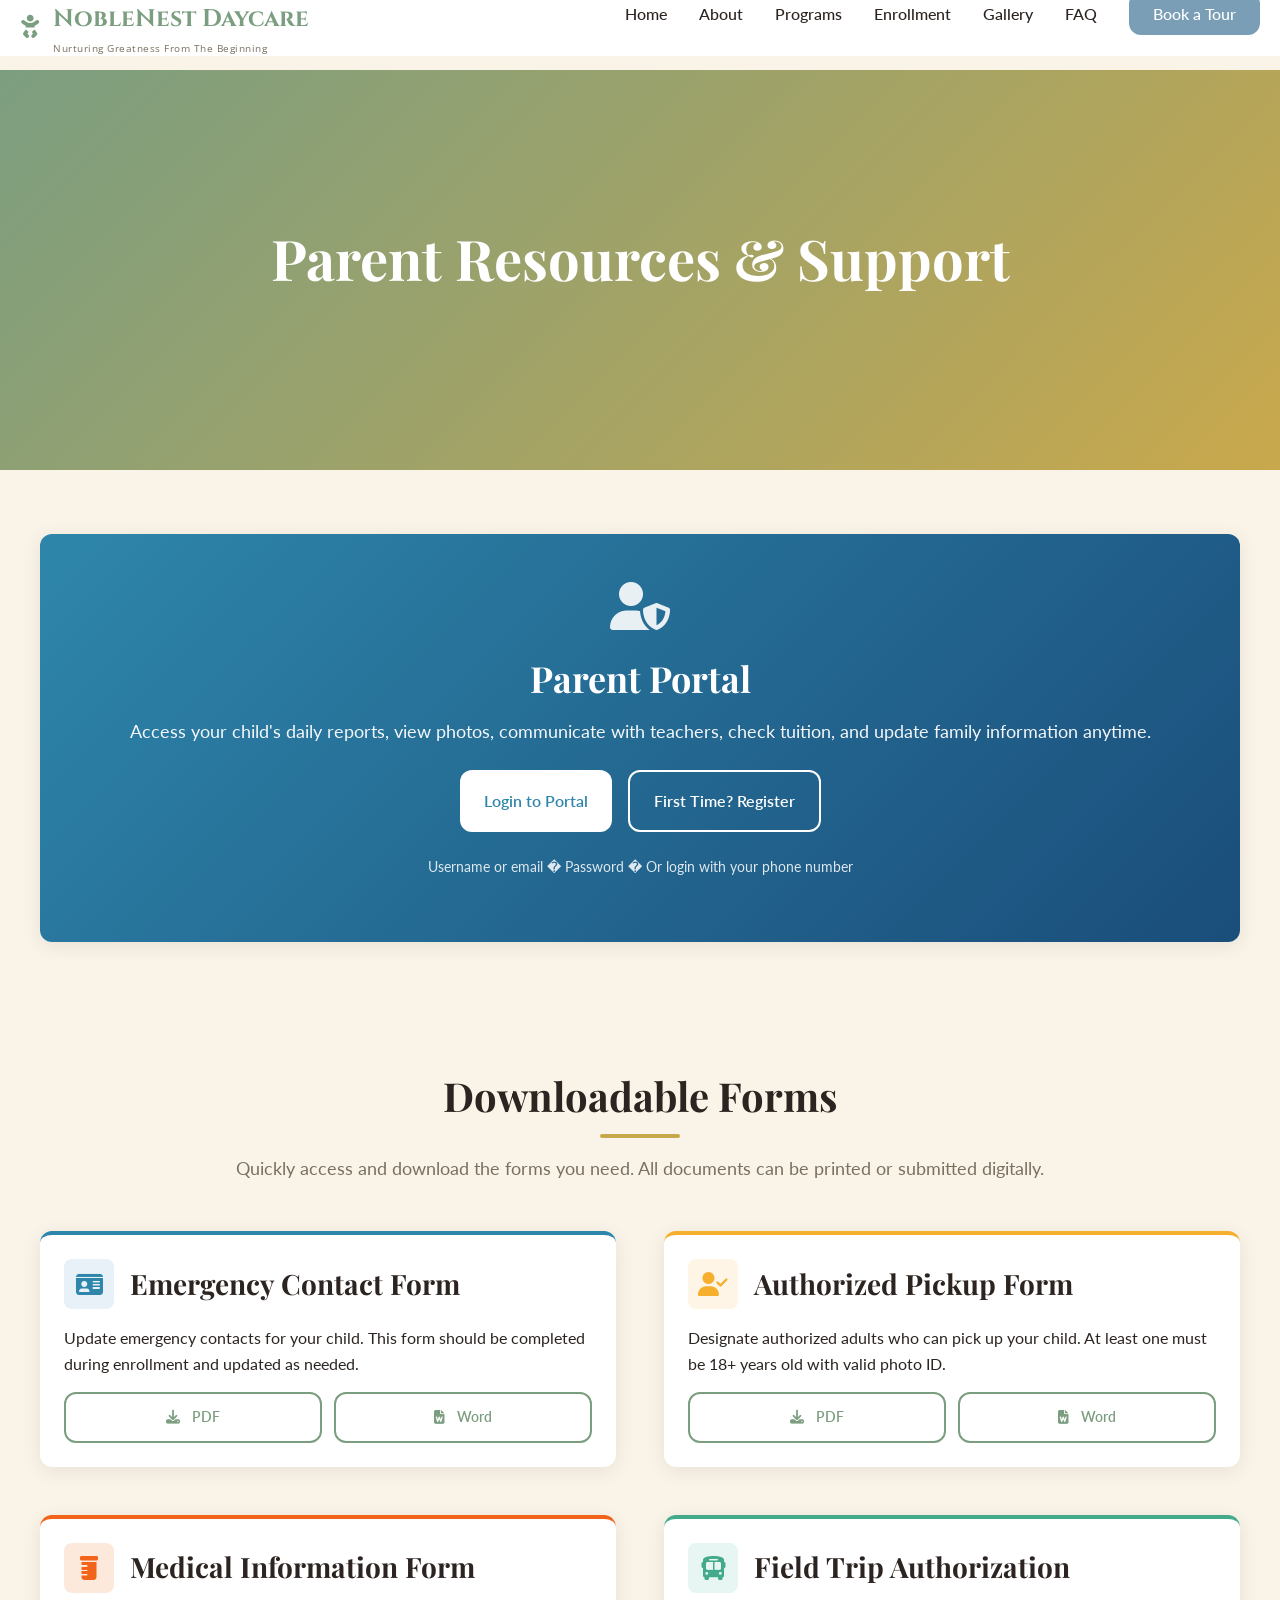
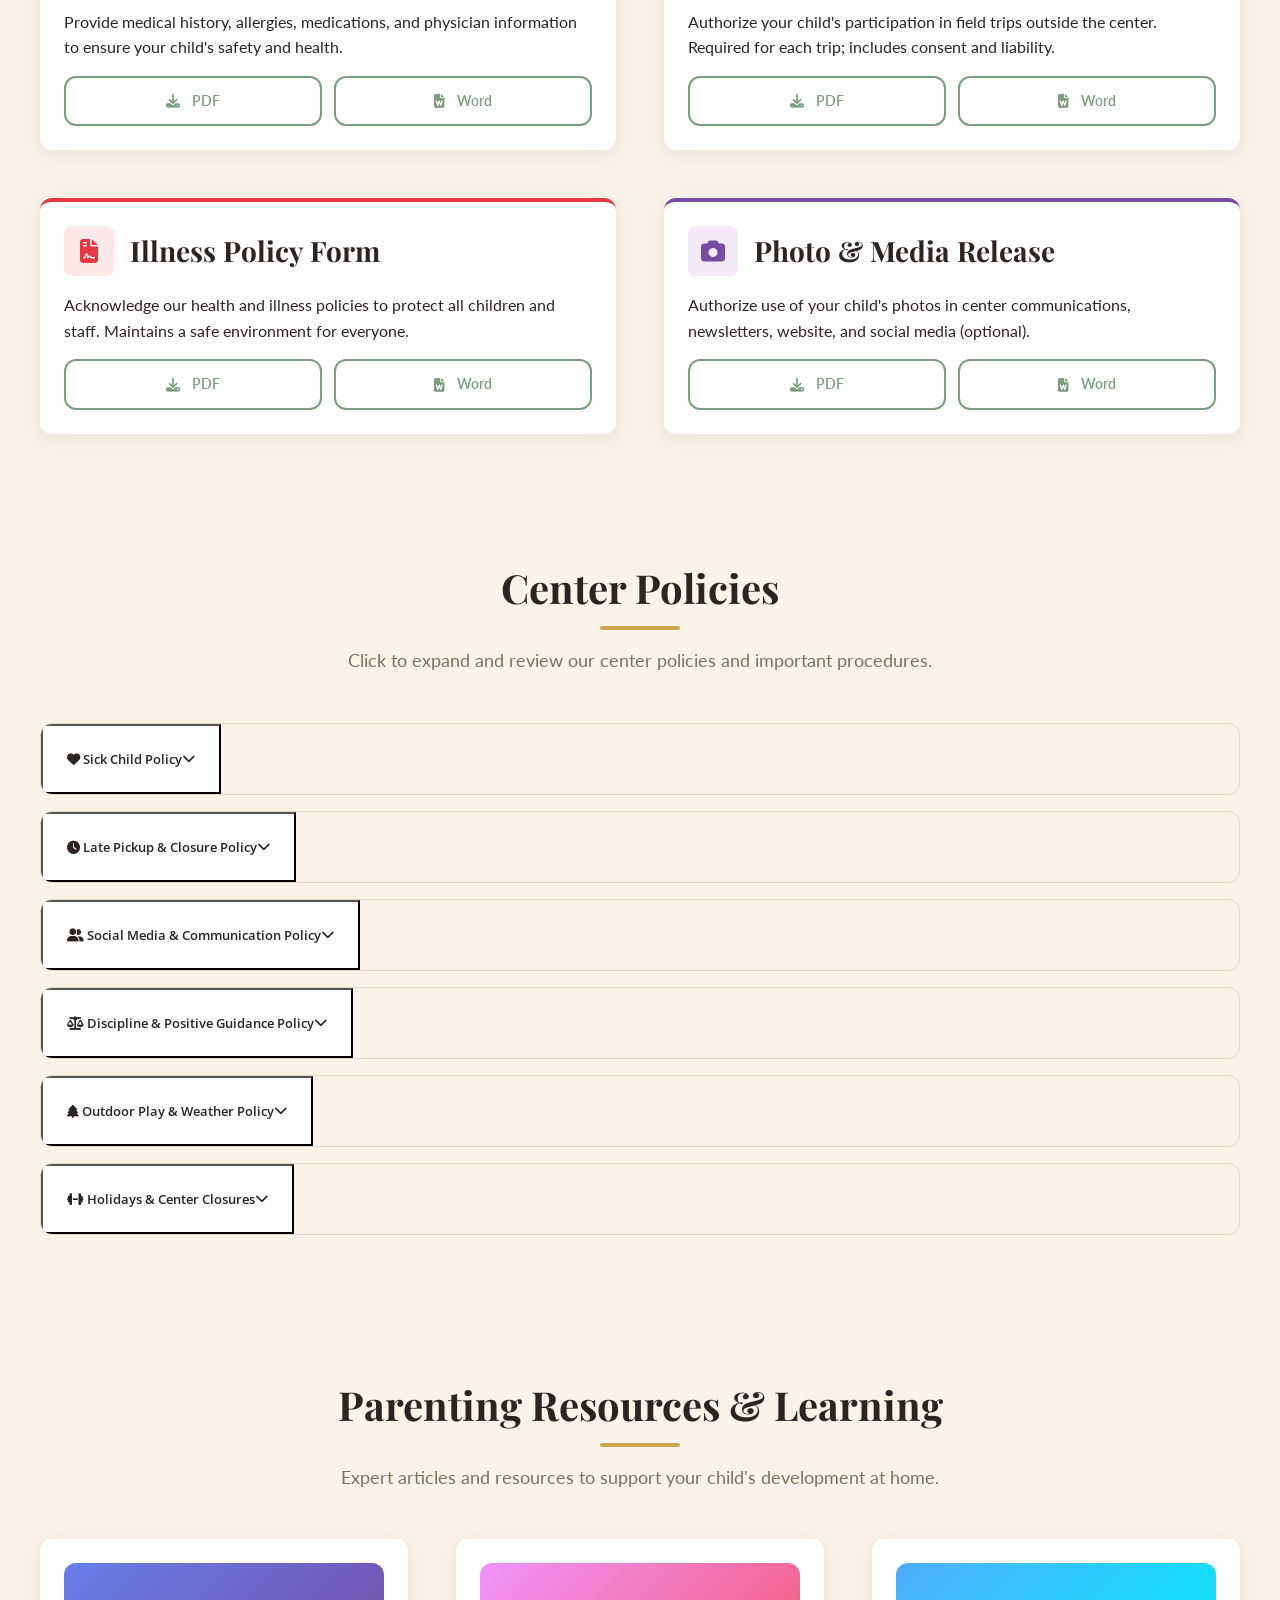
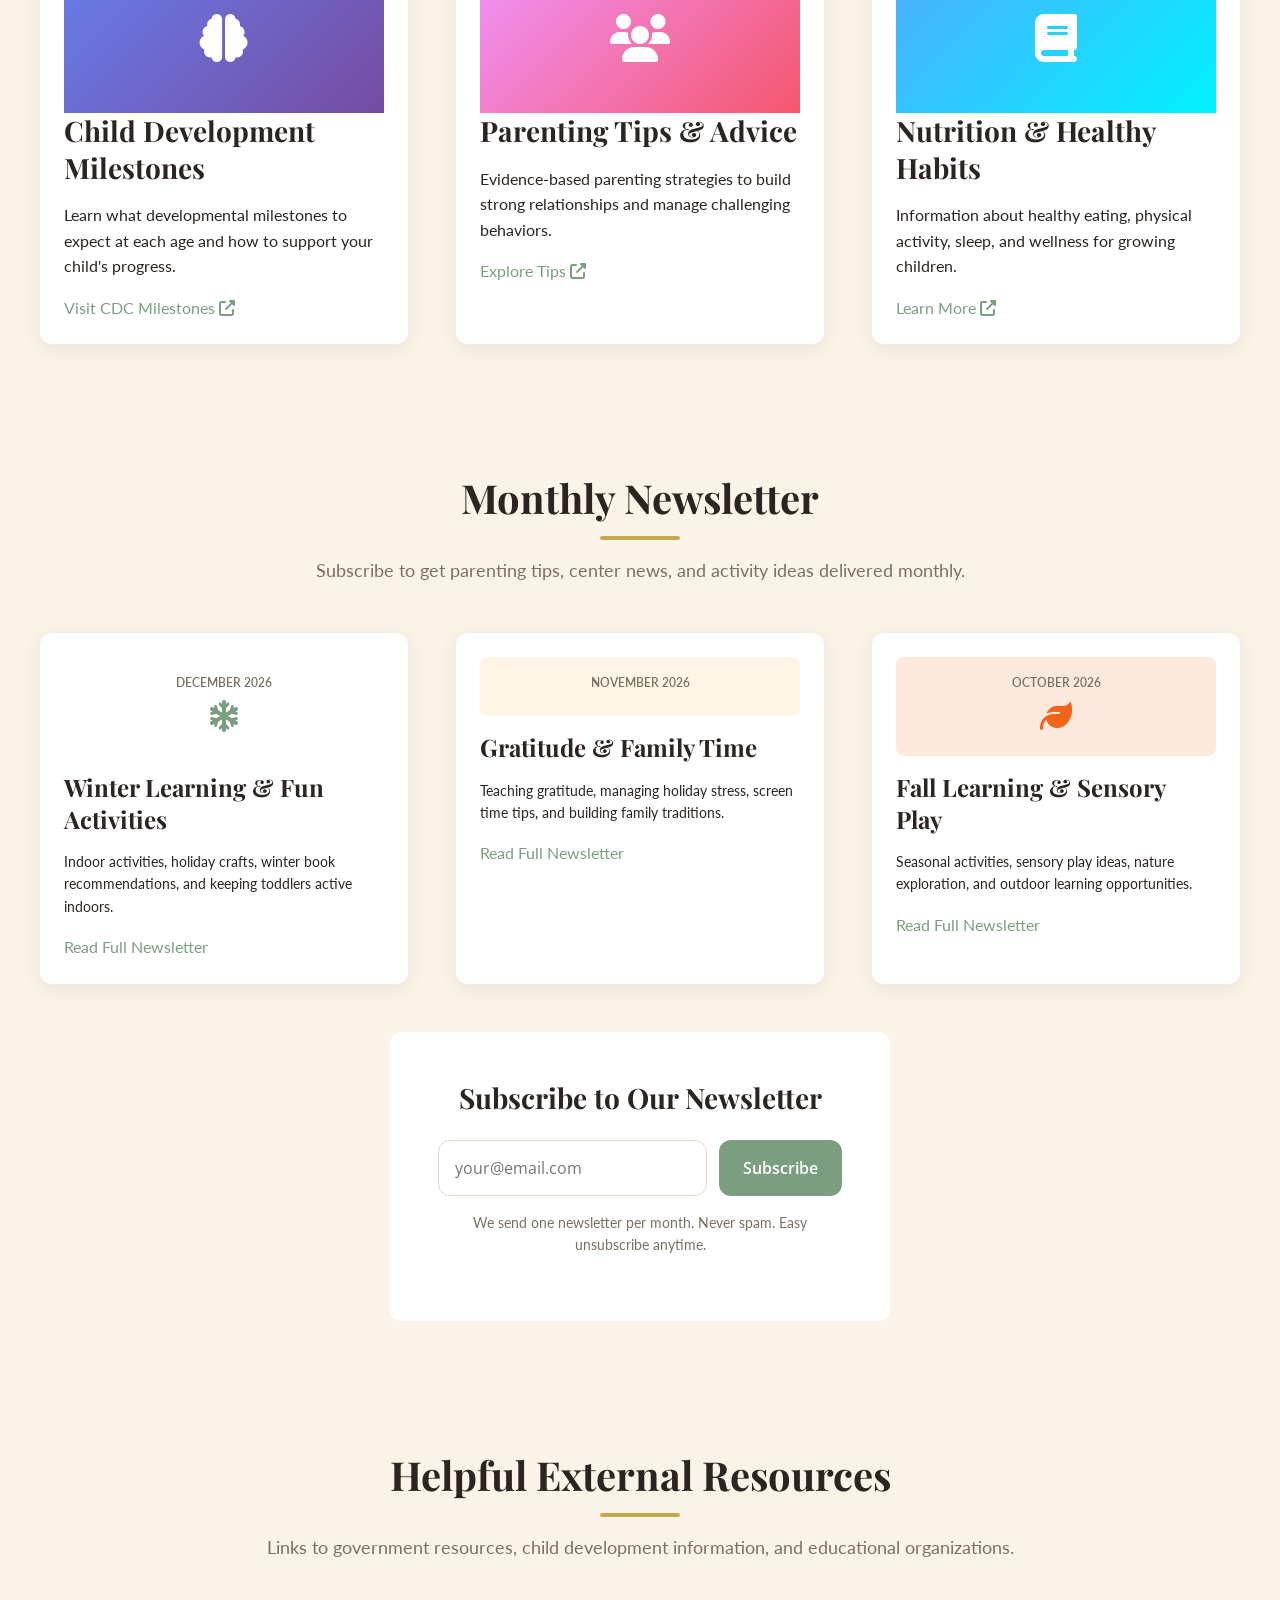
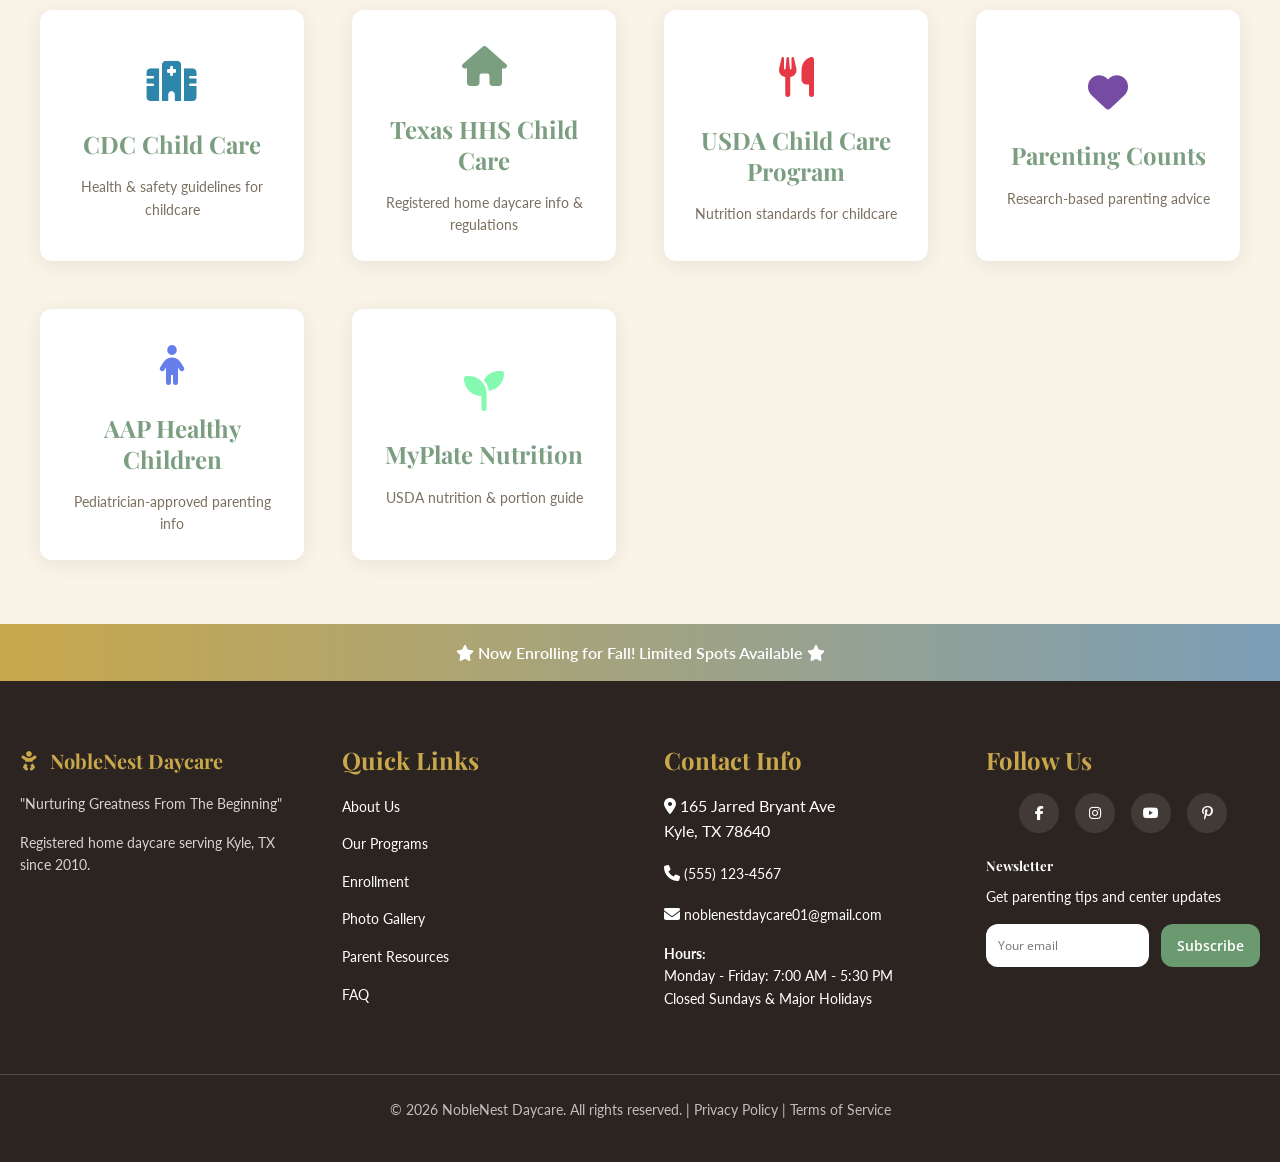
<file: resources.html>
<!DOCTYPE html>
<html lang="en">
<head>
  <meta charset="UTF-8">
  <meta name="viewport" content="width=device-width, initial-scale=1.0">
  <meta name="description" content="Parent Resources - Access forms, policies, and educational materials at NobleNest Daycare.">
  <meta name="keywords" content="resources, forms, policies, parent portal, documents, learning">
  
  <meta property="og:type" content="website">
  <meta property="og:url" content="https://noblenestdaycare.com/resources.html">
  <meta property="og:title" content="Parent Resources | NobleNest Daycare">
  <meta property="og:description" content="Access downloadable forms, policies, and parent portal at NobleNest Daycare.">
  
  <link rel="canonical" href="https://noblenestdaycare.com/resources.html">
  <link rel="icon" type="image/x-icon" href="data:image/svg+xml,<svg xmlns='http://www.w3.org/2000/svg' viewBox='0 0 100 100'><text y='.9em' font-size='90'>N</text></svg>">
  
  <link href="https://fonts.googleapis.com/css2?family=Cinzel:wght@400;600;700&family=Playfair+Display:wght@400;600;700&family=Lato:wght@300;400;700&family=Open+Sans:wght@400;600;700&display=swap" rel="stylesheet">
  <link rel="stylesheet" href="https://cdnjs.cloudflare.com/ajax/libs/font-awesome/6.4.0/css/all.min.css">
  
  <link rel="stylesheet" href="css/style.css">
  <link rel="stylesheet" href="css/responsive.css">
  
  <title>Parent Resources | NobleNest Daycare</title>
</head>
<body>
  <a href="#main-content" class="skip-link">Skip to main content</a>

  <header>
    <nav class="container">
      <a href="index.html" class="logo">
        <span><i class="fas fa-baby"></i></span>
        <div class="logo-text"><span>NobleNest Daycare</span><span class="logo-motto">Nurturing Greatness From The Beginning</span></div>
      </a>
      
      <ul class="nav-menu">
        <li><a href="index.html">Home</a></li>
        <li><a href="about.html">About</a></li>
        <li><a href="programs.html">Programs</a></li>
        <li><a href="enrollment.html">Enrollment</a></li>
        <li><a href="gallery.html">Gallery</a></li>
        <li><a href="faq.html">FAQ</a></li>
        <li><a href="contact.html" class="nav-cta">Book a Tour</a></li>
      </ul>

      <button class="hamburger" aria-label="Toggle navigation menu" aria-expanded="false">
        <span></span>
        <span></span>
        <span></span>
      </button>
    </nav>

    <div class="mobile-menu">
      <a href="index.html">Home</a>
      <a href="about.html">About</a>
      <a href="programs.html">Programs</a>
      <a href="enrollment.html">Enrollment</a>
      <a href="gallery.html">Gallery</a>
      <a href="resources.html">Resources</a>
      <a href="faq.html">FAQ</a>
      <a href="contact.html" class="nav-cta">Book a Tour</a>
    </div>
  </header>

  <main id="main-content">
    <!-- HERO BANNER -->
    <section class="hero hero-small">
      <div class="hero-content">
        <h1>Parent Resources & Support</h1>
      </div>
    </section>

    <!-- PARENT PORTAL CTA -->
    <section class="bg-background">
      <div class="container">
        <div class="card" style="background: linear-gradient(135deg, #2E86AB 0%, #1A4D7A 100%); color: white; border: none; padding: var(--spacing-2xl); text-align: center;">
          <div style="margin-bottom: var(--spacing-lg);">
            <i class="fas fa-user-shield" style="font-size: 48px; opacity: 0.9;"></i>
          </div>
          <h2 style="color: white; margin-bottom: var(--spacing-md);">Parent Portal</h2>
          <p style="font-size: var(--font-size-large); margin-bottom: var(--spacing-lg); opacity: 0.95;">
            Access your child's daily reports, view photos, communicate with teachers, check tuition, and update family information anytime.
          </p>
          <div style="display: flex; gap: var(--spacing-md); justify-content: center; flex-wrap: wrap;">
            <a href="#" class="btn btn-secondary" style="background: white; color: #2E86AB;">Login to Portal</a>
            <a href="#" class="btn btn-outline" style="border-color: white; color: white;">First Time? Register</a>
          </div>
          <p style="font-size: var(--font-size-small); margin-top: var(--spacing-lg); opacity: 0.85;">
            Username or email � Password � Or login with your phone number
          </p>
        </div>
      </div>
    </section>

    <!-- DOWNLOADABLE FORMS -->
    <section>
      <div class="container">
        <div class="section-header">
          <h2 class="section-title-accent">Downloadable Forms</h2>
          <p class="section-subtitle">Quickly access and download the forms you need. All documents can be printed or submitted digitally.</p>
        </div>

        <div class="grid-2">
          <!-- Emergency Contact Form -->
          <div class="card" style="border-top: 4px solid #2E86AB; display: flex; flex-direction: column;">
            <div style="display: flex; align-items: center; gap: var(--spacing-md); margin-bottom: var(--spacing-md);">
              <div style="width: 50px; height: 50px; background: #E8F0F8; border-radius: 8px; display: flex; align-items: center; justify-content: center; color: #2E86AB; font-size: 24px;">
                <i class="fas fa-id-card"></i>
              </div>
              <h3 style="margin: 0;">Emergency Contact Form</h3>
            </div>
            <p>Update emergency contacts for your child. This form should be completed during enrollment and updated as needed.</p>
            <div style="display: flex; gap: var(--spacing-sm); margin-top: auto; pt: var(--spacing-md);">
              <a href="#" class="btn btn-outline btn-small" style="flex: 1;"><i class="fas fa-download"></i> PDF</a>
              <a href="#" class="btn btn-outline btn-small" style="flex: 1;"><i class="fas fa-file-word"></i> Word</a>
            </div>
          </div>

          <!-- Authorization for Pickup -->
          <div class="card" style="border-top: 4px solid #F6AE2D; display: flex; flex-direction: column;">
            <div style="display: flex; align-items: center; gap: var(--spacing-md); margin-bottom: var(--spacing-md);">
              <div style="width: 50px; height: 50px; background: #FEF5E7; border-radius: 8px; display: flex; align-items: center; justify-content: center; color: #F6AE2D; font-size: 24px;">
                <i class="fas fa-user-check"></i>
              </div>
              <h3 style="margin: 0;">Authorized Pickup Form</h3>
            </div>
            <p>Designate authorized adults who can pick up your child. At least one must be 18+ years old with valid photo ID.</p>
            <div style="display: flex; gap: var(--spacing-sm); margin-top: auto; pt: var(--spacing-md);">
              <a href="#" class="btn btn-outline btn-small" style="flex: 1;"><i class="fas fa-download"></i> PDF</a>
              <a href="#" class="btn btn-outline btn-small" style="flex: 1;"><i class="fas fa-file-word"></i> Word</a>
            </div>
          </div>

          <!-- Medical Information Form -->
          <div class="card" style="border-top: 4px solid #F26419; display: flex; flex-direction: column;">
            <div style="display: flex; align-items: center; gap: var(--spacing-md); margin-bottom: var(--spacing-md);">
              <div style="width: 50px; height: 50px; background: #FDE8DC; border-radius: 8px; display: flex; align-items: center; justify-content: center; color: #F26419; font-size: 24px;">
                <i class="fas fa-prescription-bottle"></i>
              </div>
              <h3 style="margin: 0;">Medical Information Form</h3>
            </div>
            <p>Provide medical history, allergies, medications, and physician information to ensure your child's safety and health.</p>
            <div style="display: flex; gap: var(--spacing-sm); margin-top: auto; pt: var(--spacing-md);">
              <a href="#" class="btn btn-outline btn-small" style="flex: 1;"><i class="fas fa-download"></i> PDF</a>
              <a href="#" class="btn btn-outline btn-small" style="flex: 1;"><i class="fas fa-file-word"></i> Word</a>
            </div>
          </div>

          <!-- Field Trip Authorization -->
          <div class="card" style="border-top: 4px solid #43AA8B; display: flex; flex-direction: column;">
            <div style="display: flex; align-items: center; gap: var(--spacing-md); margin-bottom: var(--spacing-md);">
              <div style="width: 50px; height: 50px; background: #E8F6F3; border-radius: 8px; display: flex; align-items: center; justify-content: center; color: #43AA8B; font-size: 24px;">
                <i class="fas fa-bus"></i>
              </div>
              <h3 style="margin: 0;">Field Trip Authorization</h3>
            </div>
            <p>Authorize your child's participation in field trips outside the center. Required for each trip; includes consent and liability.</p>
            <div style="display: flex; gap: var(--spacing-sm); margin-top: auto; pt: var(--spacing-md);">
              <a href="#" class="btn btn-outline btn-small" style="flex: 1;"><i class="fas fa-download"></i> PDF</a>
              <a href="#" class="btn btn-outline btn-small" style="flex: 1;"><i class="fas fa-file-word"></i> Word</a>
            </div>
          </div>

          <!-- Health & Illness Policy Acknowledgment -->
          <div class="card" style="border-top: 4px solid #E63946; display: flex; flex-direction: column;">
            <div style="display: flex; align-items: center; gap: var(--spacing-md); margin-bottom: var(--spacing-md);">
              <div style="width: 50px; height: 50px; background: #FDE8E8; border-radius: 8px; display: flex; align-items: center; justify-content: center; color: #E63946; font-size: 24px;">
                <i class="fas fa-file-contract"></i>
              </div>
              <h3 style="margin: 0;">Illness Policy Form</h3>
            </div>
            <p>Acknowledge our health and illness policies to protect all children and staff. Maintains a safe environment for everyone.</p>
            <div style="display: flex; gap: var(--spacing-sm); margin-top: auto; pt: var(--spacing-md);">
              <a href="#" class="btn btn-outline btn-small" style="flex: 1;"><i class="fas fa-download"></i> PDF</a>
              <a href="#" class="btn btn-outline btn-small" style="flex: 1;"><i class="fas fa-file-word"></i> Word</a>
            </div>
          </div>

          <!-- Photo & Media Release -->
          <div class="card" style="border-top: 4px solid #764BA2; display: flex; flex-direction: column;">
            <div style="display: flex; align-items: center; gap: var(--spacing-md); margin-bottom: var(--spacing-md);">
              <div style="width: 50px; height: 50px; background: #F5E8F8; border-radius: 8px; display: flex; align-items: center; justify-content: center; color: #764BA2; font-size: 24px;">
                <i class="fas fa-camera"></i>
              </div>
              <h3 style="margin: 0;">Photo & Media Release</h3>
            </div>
            <p>Authorize use of your child's photos in center communications, newsletters, website, and social media (optional).</p>
            <div style="display: flex; gap: var(--spacing-sm); margin-top: auto; pt: var(--spacing-md);">
              <a href="#" class="btn btn-outline btn-small" style="flex: 1;"><i class="fas fa-download"></i> PDF</a>
              <a href="#" class="btn btn-outline btn-small" style="flex: 1;"><i class="fas fa-file-word"></i> Word</a>
            </div>
          </div>
        </div>
      </div>
    </section>

    <!-- CENTER POLICIES ACCORDION -->
    <section class="bg-background">
      <div class="container">
        <div class="section-header">
          <h2 class="section-title-accent">Center Policies</h2>
          <p class="section-subtitle">Click to expand and review our center policies and important procedures.</p>
        </div>

        <div class="accordion-container">
          <div class="accordion-item" data-expanded="true">
            <button class="accordion-header">
              <span><i class="fas fa-heart"></i> Sick Child Policy</span>
              <i class="fas fa-chevron-down"></i>
            </button>
            <div class="accordion-content">
              <p>
                <strong>We care about the health of all children and staff.</strong> If your child shows signs of illness, we ask that you keep them home. 
              </p>
              <p>
                <strong>Children should stay home if they have:</strong>
              </p>
              <ul style="margin-left: 20px; margin-bottom: var(--spacing-md);">
                <li>Fever of 100.4�F or higher within the last 24 hours (without fever-reducing medication)</li>
                <li>Diarrhea or vomiting</li>
                <li>Rash with fever or behavior change</li>
                <li>Severe cough or difficulty breathing</li>
                <li>Strep throat or impetigo (until treated for 24 hours)</li>
                <li>Conjunctivitis/pink eye (until treated or cleared by physician)</li>
                <li>Suspected contagious illness</li>
              </ul>
              <p>
                <strong>If your child becomes ill while at our center:</strong> We will contact you immediately to pick them up. A staff member will care for your child in a separate area until pickup. Please plan to pick up within one hour.
              </p>
              <p>
                <strong>Return to Center:</strong> Children may return when fever-free for 24 hours without medication, or when cleared by a physician for contagious conditions.
              </p>
            </div>
          </div>

          <div class="accordion-item">
            <button class="accordion-header">
              <span><i class="fas fa-clock"></i> Late Pickup & Closure Policy</span>
              <i class="fas fa-chevron-down"></i>
            </button>
            <div class="accordion-content">
              <p>
                <strong>Regular Hours:</strong> Monday - Friday, 7:00 AM - 5:30 PM. Classes are not available on weekends or major holidays.
              </p>
              <p>
                <strong>Late Pickup Fees:</strong>
              </p>
              <ul style="margin-left: 20px; margin-bottom: var(--spacing-md);">
                <li>$1 per minute after 5:30 PM</li>
                <li>Charged per child</li>
                <li>Invoiced on next billing statement</li>
              </ul>
              <p>
                <strong>Repeated Late Pickups:</strong> After 3 late pickups in one month, families will receive written notice and may be subject to enrollment review.
              </p>
              <p>
                <strong>Emergency Field Closures:</strong> In case of severe weather, facility issues, or staff shortage, we will close. Notifications sent via email, phone, and our parent app ASAP.
              </p>
            </div>
          </div>

          <div class="accordion-item">
            <button class="accordion-header">
              <span><i class="fas fa-user-friends"></i> Social Media & Communication Policy</span>
              <i class="fas fa-chevron-down"></i>
            </button>
            <div class="accordion-content">
              <p>
                <strong>Our Communication Channels:</strong>
              </p>
              <ul style="margin-left: 20px; margin-bottom: var(--spacing-md);">
                <li><strong>Parent App:</strong> Daily updates, photos, messages, attendance</li>
                <li><strong>Email:</strong> Important announcements and policies</li>
                <li><strong>Text:</strong> Urgent notifications and pickups</li>
                <li><strong>Social Media:</strong> General center updates and celebration posts (no individual child photos without consent)</li>
              </ul>
              <p>
                <strong>Privacy:</strong> We do not post identifiable information about individual children without parental consent. Check our photo release form.
              </p>
              <p>
                <strong>Staff Social Media Policy:</strong> Staff will not connect with families on personal social media accounts. Communication is only through official center channels.
              </p>
            </div>
          </div>

          <div class="accordion-item">
            <button class="accordion-header">
              <span><i class="fas fa-balance-scale"></i> Discipline & Positive Guidance Policy</span>
              <i class="fas fa-chevron-down"></i>
            </button>
            <div class="accordion-content">
              <p>
                <strong>Our Philosophy:</strong> We use positive guidance to help children learn self-control and appropriate behavior.
              </p>
              <p>
                <strong>Our Approach Includes:</strong>
              </p>
              <ul style="margin-left: 20px; margin-bottom: var(--spacing-md);">
                <li>Clear, age-appropriate expectations and routines</li>
                <li>Redirection and coaching during conflicts</li>
                <li>Natural consequences (e.g., cleaning up spills)</li>
                <li>Problem-solving conversations</li>
                <li>Celebration of positive behavior</li>
              </ul>
              <p>
                <strong>Prohibited Methods:</strong> We never use harsh language, shame, physical punishment (including spanking), withholding meals/bathroom use, or isolation.
              </p>
              <p>
                <strong>Ongoing Behavior Concerns:</strong> If challenges persist, we meet with parents to develop an individualized behavior plan.
              </p>
            </div>
          </div>

          <div class="accordion-item">
            <button class="accordion-header">
              <span><i class="fas fa-tree"></i> Outdoor Play & Weather Policy</span>
              <i class="fas fa-chevron-down"></i>
            </button>
            <div class="accordion-content">
              <p>
                <strong>We believe outdoor play is essential for child development.</strong> Children go outside daily unless prohibited by weather.
              </p>
              <p>
                <strong>Weather Guidelines:</strong>
              </p>
              <ul style="margin-left: 20px; margin-bottom: var(--spacing-md);">
                <li><strong>Extreme Cold:</strong> Below 15�F or wind chill below 0�F ? Indoor play only</li>
                <li><strong>Extreme Heat:</strong> Above 92�F or heat index above 105�F ? Shaded/indoor activities</li>
                <li><strong>Air Quality:</strong> Poor air quality days ? Modified outdoor activities</li>
                <li><strong>Lightning Storms:</strong> All outdoor activities cease; move indoors immediately</li>
              </ul>
              <p>
                <strong>What to Send:</strong> Please send weather-appropriate clothing (jackets, hats, mittens for cold; light layers for warm months). Closed-toe shoes required for outdoor play.
              </p>
            </div>
          </div>

          <div class="accordion-item">
            <button class="accordion-header">
              <span><i class="fas fa-dumbbell"></i> Holidays & Center Closures</span>
              <i class="fas fa-chevron-down"></i>
            </button>
            <div class="accordion-content">
              <p>
                <strong>Annual Center Closures:</strong>
              </p>
              <ul style="margin-left: 20px; margin-bottom: var(--spacing-md);">
                <li>New Year's Day (January 1)</li>
                <li>MLK Jr. Day (3rd Monday in January)</li>
                <li>Presidents' Day (3rd Monday in February)</li>
                <li>Memorial Day (Last Monday in May)</li>
                <li>Independence Day (July 4)</li>
                <li>Labor Day (1st Monday in September)</li>
                <li>Thanksgiving & Day After (November)</li>
                <li>Christmas & New Year's (December 24-25 & January 1)</li>
                <li>Staff Professional Development Days (2 days yearly)</li>
              </ul>
              <p>
                <strong>Tuition:</strong> Tuition remains the same regardless of closures. Families are not entitled to credits or discounts.
              </p>
              <p>
                <strong>Calendar:</strong> Full closure calendar provided at enrollment and posted in parent areas.
              </p>
            </div>
          </div>
        </div>
      </div>
    </section>

    <!-- LEARNING RESOURCES -->
    <section>
      <div class="container">
        <div class="section-header">
          <h2 class="section-title-accent">Parenting Resources & Learning</h2>
          <p class="section-subtitle">Expert articles and resources to support your child's development at home.</p>
        </div>

        <div class="grid-3">
          <div class="card">
            <div style="width: 100%; height: 150px; background: linear-gradient(135deg, #667eea 0%, #764ba2 100%); border-radius: var(--border-radius) var(--border-radius) 0 0; display: flex; align-items: center; justify-content: center; color: white; font-size: 48px;">
              <i class="fas fa-brain"></i>
            </div>
            <h3>Child Development Milestones</h3>
            <p>Learn what developmental milestones to expect at each age and how to support your child's progress.</p>
            <a href="https://www.cdc.gov/ncbddd/actearly/milestones/" target="_blank" rel="noopener noreferrer" class="link-arrow">
              Visit CDC Milestones <i class="fas fa-external-link-alt"></i>
            </a>
          </div>

          <div class="card">
            <div style="width: 100%; height: 150px; background: linear-gradient(135deg, #f093fb 0%, #f5576c 100%); border-radius: var(--border-radius) var(--border-radius) 0 0; display: flex; align-items: center; justify-content: center; color: white; font-size: 48px;">
              <i class="fas fa-users"></i>
            </div>
            <h3>Parenting Tips & Advice</h3>
            <p>Evidence-based parenting strategies to build strong relationships and manage challenging behaviors.</p>
            <a href="https://www.parentingcounts.org/" target="_blank" rel="noopener noreferrer" class="link-arrow">
              Explore Tips <i class="fas fa-external-link-alt"></i>
            </a>
          </div>

          <div class="card">
            <div style="width: 100%; height: 150px; background: linear-gradient(135deg, #4facfe 0%, #00f2fe 100%); border-radius: var(--border-radius) var(--border-radius) 0 0; display: flex; align-items: center; justify-content: center; color: white; font-size: 48px;">
              <i class="fas fa-book"></i>
            </div>
            <h3>Nutrition & Healthy Habits</h3>
            <p>Information about healthy eating, physical activity, sleep, and wellness for growing children.</p>
            <a href="https://www.myplate.gov/" target="_blank" rel="noopener noreferrer" class="link-arrow">
              Learn More <i class="fas fa-external-link-alt"></i>
            </a>
          </div>
        </div>
      </div>
    </section>

    <!-- NEWSLETTER PREVIEW -->
    <section class="bg-background">
      <div class="container">
        <div class="section-header">
          <h2 class="section-title-accent">Monthly Newsletter</h2>
          <p class="section-subtitle">Subscribe to get parenting tips, center news, and activity ideas delivered monthly.</p>
        </div>

        <div class="grid-3" style="margin-bottom: var(--spacing-2xl);">
          <div class="card">
            <div style="background: var(--primary-light); padding: var(--spacing-md); border-radius: 8px; margin-bottom: var(--spacing-md); text-align: center;">
              <div style="font-size: 12px; color: var(--text-light); font-weight: 600; margin-bottom: var(--spacing-xs);">DECEMBER 2026</div>
              <i class="fas fa-snowflake" style="font-size: 32px; color: var(--primary); margin-bottom: var(--spacing-xs); display: block;"></i>
            </div>
            <h4>Winter Learning & Fun Activities</h4>
            <p style="font-size: var(--font-size-small);">Indoor activities, holiday crafts, winter book recommendations, and keeping toddlers active indoors.</p>
            <a href="#" class="link-arrow">Read Full Newsletter</a>
          </div>

          <div class="card">
            <div style="background: #FEF5E7; padding: var(--spacing-md); border-radius: 8px; margin-bottom: var(--spacing-md); text-align: center;">
              <div style="font-size: 12px; color: var(--text-light); font-weight: 600; margin-bottom: var(--spacing-xs);">NOVEMBER 2026</div>
              <i class="fas fa-turkey" style="font-size: 32px; color: #F6AE2D; margin-bottom: var(--spacing-xs); display: block;"></i>
            </div>
            <h4>Gratitude & Family Time</h4>
            <p style="font-size: var(--font-size-small);">Teaching gratitude, managing holiday stress, screen time tips, and building family traditions.</p>
            <a href="#" class="link-arrow">Read Full Newsletter</a>
          </div>

          <div class="card">
            <div style="background: #FDE8DC; padding: var(--spacing-md); border-radius: 8px; margin-bottom: var(--spacing-md); text-align: center;">
              <div style="font-size: 12px; color: var(--text-light); font-weight: 600; margin-bottom: var(--spacing-xs);">OCTOBER 2026</div>
              <i class="fas fa-leaf" style="font-size: 32px; color: #F26419; margin-bottom: var(--spacing-xs); display: block;"></i>
            </div>
            <h4>Fall Learning & Sensory Play</h4>
            <p style="font-size: var(--font-size-small);">Seasonal activities, sensory play ideas, nature exploration, and outdoor learning opportunities.</p>
            <a href="#" class="link-arrow">Read Full Newsletter</a>
          </div>
        </div>

        <div style="background: white; padding: var(--spacing-2xl); border-radius: var(--border-radius); max-width: 500px; margin: 0 auto;">
          <h3 style="text-align: center; margin-bottom: var(--spacing-lg);">Subscribe to Our Newsletter</h3>
          <form style="display: flex; gap: var(--spacing-sm);" onsubmit="event.preventDefault(); alert('Newsletter signup successful! Check your email.');">
            <input type="email" placeholder="your@email.com" required style="flex: 1; padding: var(--spacing-md); border: 1px solid var(--border); border-radius: var(--border-radius); font-size: var(--font-size-base);">
            <button type="submit" class="btn btn-primary">Subscribe</button>
          </form>
          <p style="text-align: center; font-size: var(--font-size-small); color: var(--text-light); margin-top: var(--spacing-md);">
            We send one newsletter per month. Never spam. Easy unsubscribe anytime.
          </p>
        </div>
      </div>
    </section>

    <!-- USEFUL LINKS -->
    <section>
      <div class="container">
        <div class="section-header">
          <h2 class="section-title-accent">Helpful External Resources</h2>
          <p class="section-subtitle">Links to government resources, child development information, and educational organizations.</p>
        </div>

        <div class="grid-4">
          <a href="https://www.cdc.gov/childcare/" target="_blank" rel="noopener noreferrer" class="card" style="text-decoration: none; text-align: center; cursor: pointer; transition: var(--transition); display: flex; flex-direction: column; align-items: center; justify-content: center; gap: var(--spacing-md); min-height: 180px;">
            <div style="font-size: 40px; color: #2E86AB;">
              <i class="fas fa-hospital"></i>
            </div>
            <h4 style="margin: 0;">CDC Child Care</h4>
            <p style="margin: 0; font-size: var(--font-size-small); color: var(--text-light);">Health & safety guidelines for childcare</p>
          </a>

          <a href="https://hhs.texas.gov/child-care" target="_blank" rel="noopener noreferrer" class="card" style="text-decoration: none; text-align: center; cursor: pointer; transition: var(--transition); display: flex; flex-direction: column; align-items: center; justify-content: center; gap: var(--spacing-md); min-height: 180px;">
            <div style="font-size: 40px; color: var(--primary);">
              <i class="fas fa-home"></i>
            </div>
            <h4 style="margin: 0;">Texas HHS Child Care</h4>
            <p style="margin: 0; font-size: var(--font-size-small); color: var(--text-light);">Registered home daycare info & regulations</p>
          </a>

          <a href="https://www.usda.gov/childcare" target="_blank" rel="noopener noreferrer" class="card" style="text-decoration: none; text-align: center; cursor: pointer; transition: var(--transition); display: flex; flex-direction: column; align-items: center; justify-content: center; gap: var(--spacing-md); min-height: 180px;">
            <div style="font-size: 40px; color: #E63946;">
              <i class="fas fa-utensils"></i>
            </div>
            <h4 style="margin: 0;">USDA Child Care Program</h4>
            <p style="margin: 0; font-size: var(--font-size-small); color: var(--text-light);">Nutrition standards for childcare</p>
          </a>

          <a href="https://www.parentingcounts.org/" target="_blank" rel="noopener noreferrer" class="card" style="text-decoration: none; text-align: center; cursor: pointer; transition: var(--transition); display: flex; flex-direction: column; align-items: center; justify-content: center; gap: var(--spacing-md); min-height: 180px;">
            <div style="font-size: 40px; color: #764BA2;">
              <i class="fas fa-heart"></i>
            </div>
            <h4 style="margin: 0;">Parenting Counts</h4>
            <p style="margin: 0; font-size: var(--font-size-small); color: var(--text-light);">Research-based parenting advice</p>
          </a>

          <a href="https://www.aap.org/en/patient-care/healthy-children/" target="_blank" rel="noopener noreferrer" class="card" style="text-decoration: none; text-align: center; cursor: pointer; transition: var(--transition); display: flex; flex-direction: column; align-items: center; justify-content: center; gap: var(--spacing-md); min-height: 180px;">
            <div style="font-size: 40px; color: #667EEA;">
              <i class="fas fa-child"></i>
            </div>
            <h4 style="margin: 0;">AAP Healthy Children</h4>
            <p style="margin: 0; font-size: var(--font-size-small); color: var(--text-light);">Pediatrician-approved parenting info</p>
          </a>

          <a href="https://www.myplate.gov/" target="_blank" rel="noopener noreferrer" class="card" style="text-decoration: none; text-align: center; cursor: pointer; transition: var(--transition); display: flex; flex-direction: column; align-items: center; justify-content: center; gap: var(--spacing-md); min-height: 180px;">
            <div style="font-size: 40px; color: #84FAB0;">
              <i class="fas fa-seedling"></i>
            </div>
            <h4 style="margin: 0;">MyPlate Nutrition</h4>
            <p style="margin: 0; font-size: var(--font-size-small); color: var(--text-light);">USDA nutrition & portion guide</p>
          </a>
        </div>
      </div>
    </section>
  </main>

  <div class="enrolling-banner">
    <i class="fas fa-star"></i> Now Enrolling for Fall! Limited Spots Available <i class="fas fa-star"></i>
  </div>

  <footer>
    <div class="footer-content">
      <div class="footer-section">
        <div class="footer-logo"><i class="fas fa-baby"></i> NobleNest Daycare</div>
        <p class="footer-tagline">"Nurturing Greatness From The Beginning"</p>
        <p style="font-size: var(--font-size-small); color: rgba(255, 255, 255, 0.8);">Registered home daycare serving Kyle, TX since 2010.</p>
      </div>

      <div class="footer-section">
        <h4>Quick Links</h4>
        <ul>
          <li><a href="about.html">About Us</a></li>
          <li><a href="programs.html">Our Programs</a></li>
          <li><a href="enrollment.html">Enrollment</a></li>
          <li><a href="gallery.html">Photo Gallery</a></li>
          <li><a href="resources.html">Parent Resources</a></li>
          <li><a href="faq.html">FAQ</a></li>
        </ul>
      </div>

      <div class="footer-section">
        <h4>Contact Info</h4>
        <p>
          <i class="fas fa-map-marker-alt"></i> 165 Jarred Bryant Ave<br>
          Kyle, TX 78640
        </p>
        <p>
          <i class="fas fa-phone"></i> <a href="tel:+1-555-123-4567">(555) 123-4567</a>
        </p>
        <p>
          <i class="fas fa-envelope"></i> <a href="mailto:noblenestdaycare01@gmail.com">noblenestdaycare01@gmail.com</a>
        </p>
        <p style="font-size: var(--font-size-small); margin-top: var(--spacing-md);">
          <strong>Hours:</strong><br>
          Monday - Friday: 7:00 AM - 5:30 PM<br>
          Closed Sundays & Major Holidays
        </p>
      </div>

      <div class="footer-section">
        <h4>Follow Us</h4>
        <div class="social-links">
          <a href="https://facebook.com/noblenestdaycare" target="_blank" rel="noopener noreferrer" aria-label="Visit our Facebook page">
            <i class="fab fa-facebook-f"></i>
          </a>
          <a href="https://instagram.com/noblenestdaycare" target="_blank" rel="noopener noreferrer" aria-label="Visit our Instagram page">
            <i class="fab fa-instagram"></i>
          </a>
          <a href="https://youtube.com/noblenestdaycare" target="_blank" rel="noopener noreferrer" aria-label="Visit our YouTube channel">
            <i class="fab fa-youtube"></i>
          </a>
          <a href="https://pinterest.com/noblenestdaycare" target="_blank" rel="noopener noreferrer" aria-label="Visit our Pinterest page">
            <i class="fab fa-pinterest-p"></i>
          </a>
        </div>
        <div style="margin-top: var(--spacing-lg);">
          <h5 style="margin-bottom: var(--spacing-sm);">Newsletter</h5>
          <p style="font-size: var(--font-size-small); margin-bottom: var(--spacing-md);">Get parenting tips and center updates</p>
          <form style="display: flex; gap: var(--spacing-sm);" onsubmit="event.preventDefault(); alert('Newsletter signup coming soon!');">
            <input type="email" placeholder="Your email" style="flex: 1; padding: var(--spacing-sm); border: none; border-radius: var(--border-radius); font-size: 12px;">
            <button type="submit" class="btn btn-secondary btn-small" style="padding: var(--spacing-sm) var(--spacing-md);">Subscribe</button>
          </form>
        </div>
      </div>
    </div>

    <div class="footer-bottom">
      <p>&copy; 2026 NobleNest Daycare. All rights reserved. | <a href="#" style="color: rgba(255, 255, 255, 0.7);">Privacy Policy</a> | <a href="#" style="color: rgba(255, 255, 255, 0.7);">Terms of Service</a></p>
    </div>
  </footer>

  <button class="scroll-to-top" aria-label="Scroll to top">
    <i class="fas fa-arrow-up"></i>
  </button>

  <script src="js/main.js" defer></script>
<!-- Elfsight AI Chatbot -->
<script src="https://elfsightcdn.com/platform.js" async></script>
<div class="elfsight-app-eb1572ae-0940-4fcf-b2e3-3b8b7a0c66af" data-elfsight-app-lazy></div>
</body>
</html>
</file>
<file: css/style.css>
﻿/* ============================================
   NobleNest Daycare CHILDCARE WEBSITE
   Main Stylesheet with CSS Variables & Global Styles
   ============================================ */

/* ============================================
   CSS CUSTOM PROPERTIES (VARIABLES)
   ============================================ */
:root {
  /* Brand Colors */
  --primary: #7C9E80;        /* Sage green */
  --secondary: #C9A84C;      /* Soft gold */
  --accent: #7B9EB7;         /* Dusty blue */
  --background: #FAF4E8;     /* Warm cream */
  --text: #2C2420;           /* Warm dark brown */
  --text-light: #7A7060;     /* Warm gray */
  --success: #6B9970;        /* Sage success green */
  --error: #C25B4E;          /* Muted terracotta */
  --white: #FFFFFF;
  --card-bg: #FFFFFF;
  --border: #E5D9C5;         /* Warm beige border */

  /* Typography */
  --font-heading: 'Playfair Display', serif;
  --font-logo: 'Cinzel', serif;
  --font-body: 'Lato', sans-serif;
  --font-ui: 'Open Sans', sans-serif;
  --font-size-base: 16px;
  --font-size-small: 14px;
  --font-size-large: 18px;
  --font-size-h1: 48px;
  --font-size-h2: 36px;
  --font-size-h3: 28px;
  --font-size-h4: 24px;
  --line-height: 1.6;
  
  /* Spacing */
  --spacing-xs: 8px;
  --spacing-sm: 12px;
  --spacing-md: 16px;
  --spacing-lg: 24px;
  --spacing-xl: 32px;
  --spacing-2xl: 48px;
  --spacing-3xl: 64px;

  /* Border & Radius */
  --border-radius: 12px;
  --border-radius-lg: 16px;
  --border-width: 1px;
  --border-color: var(--border);

  /* Shadows */
  --shadow-sm: 0 2px 8px rgba(0, 0, 0, 0.04);
  --shadow-md: 0 4px 20px rgba(0, 0, 0, 0.08);
  --shadow-lg: 0 10px 40px rgba(0, 0, 0, 0.12);
  --shadow-hover: 0 12px 48px rgba(0, 0, 0, 0.15);

  /* Transitions */
  --transition: all 0.3s ease;
  --transition-fast: all 0.15s ease;
  --transition-slow: all 0.5s ease;

  /* Container */
  --container-width: 1320px;
  --container-padding: 20px;

  /* Z-index scale */
  --z-header: 1000;
  --z-mobile-nav: 999;
  --z-lightbox: 2000;
  --z-tooltip: 100;
}

/* ============================================
   RESET & BASE STYLES
   ============================================ */
* {
  margin: 0;
  padding: 0;
  box-sizing: border-box;
}

html {
  scroll-behavior: smooth;
  font-size: var(--font-size-base);
  overflow-x: hidden;
}

body {
  font-family: var(--font-body);
  color: var(--text);
  background-color: var(--background);
  line-height: var(--line-height);
  -webkit-font-smoothing: antialiased;
  -moz-osx-font-smoothing: grayscale;
}

/* Headings */
h1, h2, h3, h4, h5, h6 {
  font-family: var(--font-heading);
  font-weight: 700;
  line-height: 1.3;
  margin-bottom: var(--spacing-md);
}

h1 {
  font-size: var(--font-size-h1);
}

h2 {
  font-size: var(--font-size-h2);
}

h3 {
  font-size: var(--font-size-h3);
}

h4 {
  font-size: var(--font-size-h4);
}

/* Paragraphs & Text */
p {
  margin-bottom: var(--spacing-md);
}

a {
  color: var(--primary);
  text-decoration: none;
  transition: var(--transition-fast);
}

a:hover {
  color: var(--accent);
}

/* Lists */
ul, ol {
  margin-left: var(--spacing-lg);
  margin-bottom: var(--spacing-md);
}

li {
  margin-bottom: var(--spacing-sm);
}

/* Images */
img {
  max-width: 100%;
  height: auto;
  display: block;
}

/* Forms */
button {
  cursor: pointer;
  font-family: var(--font-ui);
}

input, textarea, select {
  font-family: var(--font-ui);
  font-size: var(--font-size-base);
}

/* ============================================
   CONTAINER & LAYOUT
   ============================================ */
.container {
  width: 100%;
  max-width: var(--container-width);
  margin: 0 auto;
  padding: 0 var(--container-padding);
}

section {
  padding: var(--spacing-3xl) var(--container-padding);
}

.row {
  display: flex;
  gap: var(--spacing-lg);
  flex-wrap: wrap;
}

.col {
  flex: 1;
  min-width: 0;
}

/* ============================================
   HEADER & NAVIGATION
   ============================================ */
header {
  position: fixed;
  top: 0;
  left: 0;
  right: 0;
  background-color: var(--white);
  z-index: var(--z-header);
  transition: var(--transition);
  border-bottom: none;
}

header.scrolled {
  box-shadow: var(--shadow-md);
  background-color: rgba(255, 255, 255, 0.98);
}

nav {
  display: flex;
  justify-content: space-between;
  align-items: center;
  padding: var(--spacing-md) var(--container-padding);
  max-width: var(--container-width);
  margin: 0 auto;
}

.logo {
  font-family: var(--font-logo);
  font-size: 24px;
  font-weight: 700;
  color: var(--primary);
  display: flex;
  align-items: center;
  gap: var(--spacing-sm);
  text-decoration: none;
  white-space: nowrap;
}

.logo-text {
  display: flex;
  flex-direction: column;
  gap: 2px;
}

.logo-motto {
  font-size: 10px;
  font-weight: 400;
  color: var(--text-light);
  letter-spacing: 0.5px;
  white-space: nowrap;
  font-family: var(--font-ui);
}

.logo:hover {
  color: var(--accent);
}

.nav-menu {
  display: flex;
  list-style: none;
  gap: var(--spacing-xl);
  align-items: center;
}

.nav-menu a {
  font-size: var(--font-size-base);
  font-weight: 500;
  color: var(--text);
  position: relative;
  transition: var(--transition-fast);
}

.nav-menu a::after {
  content: '';
  position: absolute;
  bottom: -6px;
  left: 0;
  width: 0;
  height: 3px;
  background-color: var(--accent);
  transition: var(--transition-fast);
}

.nav-menu a:hover::after {
  width: 100%;
}

.nav-menu a.active::after {
  width: 100%;
}

.nav-cta {
  background-color: var(--accent);
  color: var(--white) !important;
  padding: var(--spacing-sm) var(--spacing-lg);
  border-radius: var(--border-radius);
  font-weight: 600;
  transition: var(--transition-fast);
}

.nav-cta::after {
  display: none;
}

.nav-cta:hover {
  color: var(--white);
  background-color: #5C86A0;
  transform: scale(1.03);
  box-shadow: var(--shadow-md);
}

/* Hamburger Menu */
.hamburger {
  display: none;
  flex-direction: column;
  cursor: pointer;
  gap: 6px;
  background: none;
  border: none;
  padding: 0;
}

.hamburger span {
  width: 24px;
  height: 3px;
  background-color: var(--text);
  border-radius: 2px;
  transition: var(--transition-fast);
}

.hamburger.active span:nth-child(1) {
  transform: translateY(9px) rotate(45deg);
}

.hamburger.active span:nth-child(2) {
  opacity: 0;
}

.hamburger.active span:nth-child(3) {
  transform: translateY(-9px) rotate(-45deg);
}

/* Mobile Menu */
.mobile-menu {
  display: none;
  position: fixed;
  top: 70px;
  left: 0;
  right: 0;
  bottom: 0;
  background-color: var(--white);
  z-index: var(--z-mobile-nav);
  flex-direction: column;
  padding: var(--spacing-xl);
  gap: var(--spacing-md);
  max-height: calc(100vh - 70px);
  overflow-y: auto;
}

.mobile-menu.active {
  display: flex;
}

.mobile-menu a {
  font-size: 16px;
  padding: var(--spacing-md) 0;
  border-bottom: 1px solid var(--border);
  color: var(--text);
}

.mobile-menu a.active {
  color: var(--accent);
  font-weight: 600;
}

.mobile-menu .nav-cta {
  width: 100%;
  text-align: center;
  border-bottom: none;
  padding: var(--spacing-md);
}

/* Skip to main content link */
.skip-link {
  position: absolute;
  top: -40px;
  left: 0;
  background: var(--primary);
  color: var(--white);
  padding: 8px;
  text-decoration: none;
  z-index: var(--z-header) + 1;
  border-radius: var(--border-radius);
}

.skip-link:focus {
  top: 0;
}

/* ============================================
   BUTTONS
   ============================================ */
.btn {
  display: inline-flex;
  align-items: center;
  justify-content: center;
  gap: var(--spacing-sm);
  padding: var(--spacing-md) var(--spacing-lg);
  border: none;
  border-radius: var(--border-radius);
  font-size: var(--font-size-base);
  font-weight: 600;
  cursor: pointer;
  transition: var(--transition-fast);
  text-decoration: none;
  white-space: nowrap;
}

.btn-primary {
  background-color: var(--primary);
  color: var(--white);
}

.btn-primary:hover {
  background-color: #5E8263;
  transform: translateY(-2px);
  box-shadow: var(--shadow-md);
}

.btn-secondary {
  background-color: var(--success);
  color: var(--white);
}

.btn-secondary:hover {
  background-color: #527A56;
  transform: translateY(-2px);
  box-shadow: var(--shadow-md);
}

.btn-accent {
  background-color: var(--accent);
  color: var(--white);
}

.btn-accent:hover {
  background-color: #5C86A0;
  transform: translateY(-2px);
  box-shadow: var(--shadow-md);
}

.btn-outline {
  background-color: transparent;
  color: var(--primary);
  border: 2px solid var(--primary);
}

.btn-outline:hover {
  background-color: var(--primary);
  color: var(--white);
}

.btn-small {
  padding: var(--spacing-sm) var(--spacing-md);
  font-size: var(--font-size-small);
}

.btn-large {
  padding: var(--spacing-lg) var(--spacing-xl);
  font-size: var(--font-size-large);
}

.btn:disabled {
  opacity: 0.6;
  cursor: not-allowed;
}

/* ============================================
   CARDS
   ============================================ */
.card {
  background-color: var(--card-bg);
  border-radius: var(--border-radius);
  padding: var(--spacing-lg);
  box-shadow: var(--shadow-md);
  transition: var(--transition);
}

.card:hover {
  transform: translateY(-6px);
  box-shadow: var(--shadow-lg);
  border-color: var(--accent);
}

.card-header {
  margin-bottom: var(--spacing-md);
  padding-bottom: var(--spacing-md);
  border-bottom: 2px solid var(--border);
}

.card-body {
  margin-bottom: var(--spacing-md);
}

.card-footer {
  margin-top: var(--spacing-md);
  padding-top: var(--spacing-md);
  border-top: 1px solid var(--border);
}

/* Icon Cards */
.icon-card {
  text-align: center;
}

.icon-card .icon {
  font-size: 48px;
  margin-bottom: var(--spacing-md);
}

.icon-card h3 {
  margin-bottom: var(--spacing-sm);
}

.icon-card p {
  margin-bottom: 0;
  font-size: var(--font-size-small);
  color: var(--text-light);
}

/* ============================================
   FOOTER
   ============================================ */
footer {
  background-color: var(--text);
  color: var(--white);
  padding-top: var(--spacing-3xl);
}

.footer-content {
  display: grid;
  grid-template-columns: repeat(auto-fit, minmax(250px, 1fr));
  gap: var(--spacing-2xl);
  margin-bottom: var(--spacing-2xl);
  max-width: var(--container-width);
  margin-left: auto;
  margin-right: auto;
  padding: 0 var(--container-padding);
}

.footer-section h4 {
  color: var(--secondary);
  margin-bottom: var(--spacing-md);
}

.footer-section ul {
  list-style: none;
  margin-left: 0;
}

.footer-section li {
  margin-bottom: var(--spacing-sm);
}

.footer-section a {
  color: var(--white);
  font-size: var(--font-size-small);
}

.footer-section a:hover {
  color: var(--secondary);
}

.footer-logo {
  color: var(--secondary);
  font-family: var(--font-heading);
  font-size: 20px;
  font-weight: 700;
  display: flex;
  align-items: center;
  gap: var(--spacing-sm);
  margin-bottom: var(--spacing-md);
}

.footer-tagline {
  font-size: var(--font-size-small);
  color: rgba(255, 255, 255, 0.8);
  margin-bottom: var(--spacing-md);
}

/* Trust Badges */
.trust-badges {
  display: flex;
  flex-wrap: wrap;
  gap: var(--spacing-md);
  margin-bottom: var(--spacing-2xl);
  justify-content: center;
  padding: var(--spacing-lg);
  background-color: rgba(201, 168, 76, 0.12);
  border-radius: var(--border-radius);
}

.trust-badge {
  display: flex;
  align-items: center;
  gap: var(--spacing-xs);
  font-size: var(--font-size-small);
  font-weight: 500;
}

.trust-badge::before {
  content: '✓';
  color: var(--success);
  font-weight: 700;
}

/* Footer Bottom */
.footer-bottom {
  padding: var(--spacing-lg) var(--container-padding);
  border-top: 1px solid rgba(255, 255, 255, 0.2);
  text-align: center;
  font-size: var(--font-size-small);
  color: rgba(255, 255, 255, 0.7);
  max-width: var(--container-width);
  margin-left: auto;
  margin-right: auto;
}

/* Social Icons */
.social-links {
  display: flex;
  gap: var(--spacing-md);
  justify-content: center;
}

.social-links a {
  display: inline-flex;
  align-items: center;
  justify-content: center;
  width: 40px;
  height: 40px;
  background-color: rgba(255, 255, 255, 0.1);
  border-radius: 50%;
  color: var(--white);
  transition: var(--transition-fast);
  border: none;
}

.social-links a:hover {
  background-color: var(--secondary);
  color: var(--text);
  transform: translateY(-3px);
}

/* ============================================
   HERO SECTION
   ============================================ */
.hero {
  position: relative;
  min-height: 100vh;
  display: flex;
  align-items: center;
  justify-content: center;
  text-align: center;
  color: var(--white);
  background: linear-gradient(135deg, rgba(124, 158, 128, 0.82), rgba(201, 168, 76, 0.75)), 
              linear-gradient(135deg, #7C9E80, #C9A84C);
  background-size: cover;
  background-position: center;
  margin-top: 70px;
  padding: var(--spacing-3xl) var(--container-padding);
}

.hero-small {
  min-height: 400px;
  margin-top: 70px;
}

.hero-content {
  max-width: 800px;
  z-index: 2;
}

.hero h1 {
  font-size: clamp(32px, 5vw, 60px);
  margin-bottom: var(--spacing-lg);
  line-height: 1.2;
}

.hero-subtitle {
  font-size: clamp(16px, 2vw, 22px);
  margin-bottom: var(--spacing-2xl);
  line-height: 1.6;
  opacity: 0.95;
}

.hero-buttons {
  display: flex;
  gap: var(--spacing-md);
  justify-content: center;
  flex-wrap: wrap;
  margin-bottom: var(--spacing-2xl);
}

.scroll-indicator {
  position: absolute;
  bottom: 30px;
  left: 50%;
  transform: translateX(-50%);
  z-index: 3;
  animation: bounce 2s infinite;
}

.scroll-indicator i {
  font-size: 32px;
  color: var(--white);
  opacity: 0.7;
}

@keyframes bounce {
  0%, 20%, 50%, 80%, 100% {
    transform: translateX(-50%) translateY(0);
  }
  40% {
    transform: translateX(-50%) translateY(-10px);
  }
  60% {
    transform: translateX(-50%) translateY(-5px);
  }
}

/* ============================================
   BREADCRUMB
   ============================================ */
.breadcrumb {
  display: flex;
  flex-wrap: nowrap;
  align-items: center;
  gap: 6px;
  font-size: var(--font-size-small);
  font-family: var(--font-body);
  font-style: normal;
  color: rgba(255, 255, 255, 0.8);
  margin-bottom: var(--spacing-lg);
}

.breadcrumb a {
  color: var(--white);
  font-style: normal;
}

.breadcrumb a:hover {
  text-decoration: underline;
}

.breadcrumb .divider {
  color: rgba(255, 255, 255, 0.6);
  font-style: normal;
  line-height: 1;
}

/* ============================================
   SECTION TITLES
   ============================================ */
.section-header {
  text-align: center;
  margin-bottom: var(--spacing-2xl);
}

.section-header h2 {
  margin-bottom: var(--spacing-md);
}

.section-title-accent {
  position: relative;
  display: inline-block;
  padding-bottom: var(--spacing-md);
}

.section-title-accent::after {
  content: '';
  position: absolute;
  bottom: 0;
  left: 50%;
  transform: translateX(-50%);
  width: 80px;
  height: 4px;
  background-color: var(--secondary);
  border-radius: 2px;
}

.section-subtitle {
  font-size: var(--font-size-large);
  color: var(--text-light);
  line-height: 1.6;
}

/* ============================================
   FORMS
   ============================================ */
.form-group {
  margin-bottom: var(--spacing-lg);
}

label {
  display: block;
  margin-bottom: var(--spacing-sm);
  font-weight: 600;
  color: var(--text);
  font-size: var(--font-size-base);
}

input[type="text"],
input[type="email"],
input[type="tel"],
input[type="date"],
input[type="password"],
select,
textarea {
  width: 100%;
  padding: var(--spacing-md);
  border: 2px solid var(--border);
  border-radius: var(--border-radius);
  font-size: var(--font-size-base);
  font-family: var(--font-ui);
  transition: var(--transition-fast);
  background-color: var(--white);
}

input[type="text"]:focus,
input[type="email"]:focus,
input[type="tel"]:focus,
input[type="date"]:focus,
input[type="password"]:focus,
select:focus,
textarea:focus {
  outline: none;
  border-color: var(--primary);
  box-shadow: 0 0 0 3px rgba(124, 158, 128, 0.2);
}

textarea {
  resize: vertical;
  min-height: 120px;
}

.form-row {
  display: grid;
  grid-template-columns: repeat(auto-fit, minmax(250px, 1fr));
  gap: var(--spacing-lg);
}

.invalid input,
.invalid select,
.invalid textarea {
  border-color: var(--error);
}

.error-message {
  color: var(--error);
  font-size: var(--font-size-small);
  margin-top: var(--spacing-xs);
  display: none;
}

.invalid .error-message {
  display: block;
}

.form-hint {
  font-size: var(--font-size-small);
  color: var(--text-light);
  margin-top: var(--spacing-xs);
}

/* Checkbox & Radio */
.checkbox-group,
.radio-group {
  display: flex;
  flex-direction: column;
  gap: var(--spacing-md);
}

input[type="checkbox"],
input[type="radio"] {
  margin-right: var(--spacing-sm);
  cursor: pointer;
  accent-color: var(--primary);
}

input[type="checkbox"] + label,
input[type="radio"] + label {
  display: inline;
  margin-bottom: 0;
  font-weight: 400;
  cursor: pointer;
}

/* ============================================
   ALERT MESSAGES
   ============================================ */
.alert {
  padding: var(--spacing-lg);
  border-radius: var(--border-radius);
  margin-bottom: var(--spacing-lg);
  border-left: 4px solid;
  animation: slideDown 0.3s ease;
}

@keyframes slideDown {
  from {
    opacity: 0;
    transform: translateY(-20px);
  }
  to {
    opacity: 1;
    transform: translateY(0);
  }
}

.alert-success {
  background-color: rgba(107, 153, 112, 0.12);
  border-color: var(--success);
  color: #3D6B42;
}

.alert-error {
  background-color: rgba(194, 91, 78, 0.12);
  border-color: var(--error);
  color: #8B2B22;
}

.alert-info {
  background-color: rgba(123, 158, 183, 0.12);
  border-color: var(--primary);
  color: #3D6B8B;
}

.alert-warning {
  background-color: rgba(201, 168, 76, 0.12);
  border-color: var(--secondary);
  color: #7A5E00;
}

.alert-icon {
  margin-right: var(--spacing-md);
  font-size: 20px;
}

.alert-close {
  float: right;
  cursor: pointer;
  font-size: 20px;
  opacity: 0.7;
  transition: opacity 0.2s;
}

.alert-close:hover {
  opacity: 1;
}

/* ============================================
   GRIDS & LAYOUTS
   ============================================ */

/* Two-column layout used on about/programs pages */
.two-column {
  display: grid;
  grid-template-columns: 1fr 1fr;
  gap: var(--spacing-2xl);
  align-items: center;
}

.grid-2 {
  display: grid;
  grid-template-columns: repeat(auto-fit, minmax(300px, 1fr));
  gap: var(--spacing-2xl);
}

.grid-3 {
  display: grid;
  grid-template-columns: repeat(auto-fit, minmax(280px, 1fr));
  gap: var(--spacing-2xl);
}

.grid-4 {
  display: grid;
  grid-template-columns: repeat(auto-fit, minmax(250px, 1fr));
  gap: var(--spacing-2xl);
}

.masonry-grid {
  display: grid;
  grid-template-columns: repeat(auto-fill, minmax(200px, 1fr));
  gap: var(--spacing-lg);
  grid-auto-rows: auto;
}

.masonry-item {
  aspect-ratio: 1;
  position: relative;
  cursor: pointer;
  overflow: hidden;
  border-radius: var(--border-radius);
}

.masonry-item:nth-child(4n+2) {
  grid-column: span 2;
  aspect-ratio: 2;
}

.masonry-item:nth-child(5n+3) {
  grid-row: span 2;
  aspect-ratio: auto;
}

/* ============================================
   TABS
   ============================================ */
.tabs {
  margin-bottom: var(--spacing-2xl);
}

.tab-buttons {
  display: flex;
  gap: 0;
  flex-wrap: wrap;
  border-bottom: 2px solid var(--border);
  margin-bottom: var(--spacing-lg);
}

.tab-button {
  background: none;
  border: none;
  padding: var(--spacing-md) var(--spacing-lg);
  cursor: pointer;
  font-size: var(--font-size-base);
  font-weight: 600;
  color: var(--text-light);
  border-bottom: 3px solid transparent;
  margin-bottom: -2px;
  transition: var(--transition-fast);
  position: relative;
}

.tab-button:hover {
  color: var(--primary);
}

.tab-button.active {
  color: var(--primary);
  border-bottom-color: var(--primary);
}

.tab-content {
  display: none;
  animation: fadeIn 0.3s ease;
}

.tab-content.active {
  display: block;
}

@keyframes fadeIn {
  from {
    opacity: 0;
  }
  to {
    opacity: 1;
  }
}

/* ============================================
   ACCORDION
   ============================================ */
.accordion {
  margin-bottom: var(--spacing-2xl);
}

.accordion-item {
  border: 1px solid var(--border);
  border-radius: var(--border-radius);
  margin-bottom: var(--spacing-md);
  overflow: hidden;
}

.accordion-header {
  background-color: var(--white);
  padding: var(--spacing-lg);
  cursor: pointer;
  display: flex;
  justify-content: space-between;
  align-items: center;
  font-weight: 600;
  color: var(--text);
  user-select: none;
  transition: var(--transition-fast);
}

.accordion-header:hover {
  background-color: var(--background);
  color: var(--primary);
}

.accordion-item.active .accordion-header {
  background-color: var(--primary);
  color: var(--white);
}

.accordion-icon {
  width: 24px;
  height: 24px;
  display: flex;
  align-items: center;
  justify-content: center;
  transition: transform 0.3s ease;
}

.accordion-item.active .accordion-icon {
  transform: rotate(180deg);
}

.accordion-content {
  max-height: 0;
  overflow: hidden;
  transition: max-height 0.3s ease;
}

.accordion-item.active .accordion-content {
  max-height: 2000px;
}

.accordion-body {
  padding: 0 var(--spacing-lg) var(--spacing-lg);
  color: var(--text-light);
  line-height: 1.8;
}

/* ============================================
   MODAL / LIGHTBOX
   ============================================ */
.lightbox-overlay {
  position: fixed;
  top: 0;
  left: 0;
  right: 0;
  bottom: 0;
  background-color: rgba(0, 0, 0, 0.9);
  display: none;
  align-items: center;
  justify-content: center;
  z-index: var(--z-lightbox);
  animation: fadeIn 0.2s ease;
}

.lightbox-overlay.active {
  display: flex;
}

.lightbox-content {
  position: relative;
  max-width: 90vw;
  max-height: 90vh;
  display: flex;
  flex-direction: column;
  background-color: var(--white);
  border-radius: var(--border-radius);
  overflow: hidden;
}

.lightbox-image {
  flex: 1;
  overflow: auto;
  display: flex;
  align-items: center;
  justify-content: center;
  background-color: var(--background);
}

.lightbox-image img {
  max-width: 100%;
  max-height: 100%;
  object-fit: contain;
}

.lightbox-caption {
  padding: var(--spacing-lg);
  background-color: var(--white);
  border-top: 1px solid var(--border);
  text-align: center;
  font-weight: 600;
}

.lightbox-close {
  position: absolute;
  top: 20px;
  right: 20px;
  background-color: var(--white);
  border: none;
  width: 40px;
  height: 40px;
  border-radius: 50%;
  cursor: pointer;
  display: flex;
  align-items: center;
  justify-content: center;
  font-size: 24px;
  color: var(--text);
  transition: var(--transition-fast);
  z-index: 1;
}

.lightbox-close:hover {
  background-color: var(--error);
  color: var(--white);
}

.lightbox-nav {
  position: absolute;
  top: 50%;
  transform: translateY(-50%);
  background-color: rgba(255, 255, 255, 0.9);
  border: none;
  width: 50px;
  height: 50px;
  border-radius: 50%;
  cursor: pointer;
  display: flex;
  align-items: center;
  justify-content: center;
  font-size: 24px;
  color: var(--text);
  transition: var(--transition-fast);
  z-index: 1;
}

.lightbox-nav:hover {
  background-color: var(--primary);
  color: var(--white);
}

.lightbox-prev {
  left: 20px;
}

.lightbox-next {
  right: 20px;
}

/* ============================================
   SCROLLBAR STYLING
   ============================================ */
::-webkit-scrollbar {
  width: 10px;
}

::-webkit-scrollbar-track {
  background: var(--background);
}

::-webkit-scrollbar-thumb {
  background: var(--primary);
  border-radius: 5px;
}

::-webkit-scrollbar-thumb:hover {
  background: var(--accent);
}

/* ============================================
   UTILITY CLASSES
   ============================================ */
.text-center {
  text-align: center;
}

.text-right {
  text-align: right;
}

.text-left {
  text-align: left;
}

.text-muted {
  color: var(--text-light);
}

.text-success {
  color: var(--success);
}

.text-error {
  color: var(--error);
}

.text-primary {
  color: var(--primary);
}

.text-accent {
  color: var(--accent);
}

.mx-auto {
  margin-left: auto;
  margin-right: auto;
}

.mb-0 {
  margin-bottom: 0;
}

.mb-1 {
  margin-bottom: var(--spacing-sm);
}

.mb-2 {
  margin-bottom: var(--spacing-md);
}

.mb-3 {
  margin-bottom: var(--spacing-lg);
}

.mb-4 {
  margin-bottom: var(--spacing-xl);
}

.mt-0 {
  margin-top: 0;
}

.mt-1 {
  margin-top: var(--spacing-sm);
}

.mt-2 {
  margin-top: var(--spacing-md);
}

.mt-3 {
  margin-top: var(--spacing-lg);
}

.mt-4 {
  margin-top: var(--spacing-xl);
}

.p-0 {
  padding: 0;
}

.p-1 {
  padding: var(--spacing-sm);
}

.p-2 {
  padding: var(--spacing-md);
}

.p-3 {
  padding: var(--spacing-lg);
}

.p-4 {
  padding: var(--spacing-xl);
}

.flex {
  display: flex;
}

.flex-center {
  display: flex;
  align-items: center;
  justify-content: center;
}

.flex-between {
  display: flex;
  align-items: center;
  justify-content: space-between;
}

.flex-col {
  flex-direction: column;
}

.flex-wrap {
  flex-wrap: wrap;
}

.gap-1 {
  gap: var(--spacing-sm);
}

.gap-2 {
  gap: var(--spacing-md);
}

.gap-3 {
  gap: var(--spacing-lg);
}

.gap-4 {
  gap: var(--spacing-xl);
}

.hidden {
  display: none !important;
}

.visible {
  display: block !important;
}

.opacity-50 {
  opacity: 0.5;
}

.opacity-75 {
  opacity: 0.75;
}

.rounded {
  border-radius: var(--border-radius);
}

.rounded-lg {
  border-radius: var(--border-radius-lg);
}

.shadow {
  box-shadow: var(--shadow-md);
}

.shadow-lg {
  box-shadow: var(--shadow-lg);
}

.bg-primary {
  background-color: var(--primary);
}

.bg-secondary {
  background-color: var(--secondary);
}

.bg-accent {
  background-color: var(--accent);
}

.bg-success {
  background-color: var(--success);
}

.bg-background {
  background-color: var(--background);
}

.bordered {
  border: 1px solid var(--border);
}

.scroll-to-top {
  position: fixed;
  bottom: 30px;
  right: 30px;
  width: 50px;
  height: 50px;
  background-color: var(--primary);
  color: var(--white);
  border: none;
  border-radius: 50%;
  cursor: pointer;
  display: none;
  align-items: center;
  justify-content: center;
  font-size: 20px;
  transition: var(--transition-fast);
  z-index: 50;
}

.scroll-to-top.show {
  display: flex;
}

.scroll-to-top:hover {
  background-color: var(--accent);
  transform: translateY(-3px);
}

/* ============================================
   CHAT NOW BUTTON
   ============================================ */
.chat-now-btn {
  position: fixed;
  bottom: 90px;
  right: 24px;
  display: flex;
  align-items: center;
  gap: 10px;
  background-color: var(--primary);
  color: var(--white);
  border: none;
  border-radius: 50px;
  padding: 14px 22px;
  font-size: 15px;
  font-weight: 700;
  font-family: var(--font-ui);
  cursor: pointer;
  z-index: 999;
  box-shadow: 0 4px 20px rgba(0,0,0,0.2);
  transition: var(--transition-fast);
  text-decoration: none;
  white-space: nowrap;
  animation: chatPulse 2.5s infinite;
}

.chat-now-btn:hover {
  background-color: var(--accent);
  color: var(--white);
  transform: translateY(-3px);
  box-shadow: 0 8px 28px rgba(0,0,0,0.25);
  animation: none;
}

.chat-now-btn .chat-icon {
  font-size: 20px;
  line-height: 1;
}

@keyframes chatPulse {
  0%, 100% { box-shadow: 0 4px 20px rgba(0,0,0,0.2); }
  50%       { box-shadow: 0 4px 28px rgba(124, 158, 128, 0.6); }
}

@media (max-width: 600px) {
  .chat-now-btn span.chat-label { display: none; }
  .chat-now-btn { padding: 14px; border-radius: 50%; bottom: 90px; right: 20px; }
}

/* Fade in animation */
.fade-in {
  animation: fadeInUp 0.6s ease;
}

@keyframes fadeInUp {
  from {
    opacity: 0;
    transform: translateY(20px);
  }
  to {
    opacity: 1;
    transform: translateY(0);
  }
}

/* Loading spinner */
.spinner {
  display: inline-block;
  width: 20px;
  height: 20px;
  border: 3px solid rgba(255, 255, 255, 0.3);
  border-top-color: var(--white);
  border-radius: 50%;
  animation: spin 0.8s linear infinite;
}

@keyframes spin {
  to {
    transform: rotate(360deg);
  }
}

/* ============================================
   NOW ENROLLING BANNER
   ============================================ */
.enrolling-banner {
  background: linear-gradient(90deg, var(--secondary), var(--accent));
  color: var(--white);
  padding: var(--spacing-md);
  text-align: center;
  font-weight: 600;
  font-size: var(--font-size-base);
  animation: pulse 2s ease-in-out infinite;
}

@keyframes pulse {
  0%, 100% {
    opacity: 1;
  }
  50% {
    opacity: 0.8;
  }
}

/* ============================================
   COMPARATIVE TABLE
   ============================================ */
.comparison-table {
  width: 100%;
  border-collapse: collapse;
  border-radius: var(--border-radius);
  overflow: hidden;
  box-shadow: var(--shadow-md);
}

.comparison-table th,
.comparison-table td {
  padding: var(--spacing-lg);
  text-align: left;
  border-bottom: 1px solid var(--border);
}

.comparison-table th {
  background-color: var(--primary);
  color: var(--white);
  font-weight: 700;
}

.comparison-table tr:hover {
  background-color: var(--background);
}

.comparison-table tbody tr:last-child td {
  border-bottom: none;
}

/* ============================================
   TIMELINE
   ============================================ */
.timeline {
  position: relative;
  padding: var(--spacing-2xl) 0;
}

.timeline::before {
  content: '';
  position: absolute;
  left: 50%;
  transform: translateX(-50%);
  width: 2px;
  height: 100%;
  background-color: var(--border);
}

.timeline-item {
  margin-bottom: var(--spacing-2xl);
  position: relative;
}

.timeline-item:nth-child(odd) .timeline-content {
  margin-left: 0;
  margin-right: auto;
  width: 45%;
  text-align: right;
  padding-right: var(--spacing-lg);
}

.timeline-item:nth-child(even) .timeline-content {
  margin-left: auto;
  margin-right: 0;
  width: 45%;
  padding-left: var(--spacing-lg);
}

.timeline-marker {
  position: absolute;
  left: 50%;
  transform: translateX(-50%);
  width: 20px;
  height: 20px;
  background-color: var(--primary);
  border: 4px solid var(--white);
  border-radius: 50%;
  top: 10px;
  box-shadow: var(--shadow-md);
}

.timeline-content {
  background-color: var(--card-bg);
  padding: var(--spacing-lg);
  border-radius: var(--border-radius);
  box-shadow: var(--shadow-md);
}

.timeline-content h4 {
  color: var(--primary);
  margin-bottom: var(--spacing-md);
}

/* ============================================
   TESTIMONIALS CAROUSEL
   ============================================ */
.testimonial {
  quote-style: none;
  color: var(--text-light);
  margin-bottom: var(--spacing-md);
  font-style: italic;
  line-height: 1.8;
}

.testimonial-author {
  display: flex;
  align-items: center;
  gap: var(--spacing-md);
  margin-top: var(--spacing-lg);
}

.testimonial-avatar {
  width: 50px;
  height: 50px;
  border-radius: 50%;
  background: linear-gradient(135deg, var(--primary), var(--secondary));
  display: flex;
  align-items: center;
  justify-content: center;
  color: var(--white);
  font-weight: 700;
  font-size: 20px;
}

.testimonial-info h5 {
  margin-bottom: var(--spacing-xs);
}

.testimonial-info p {
  margin-bottom: 0;
  font-size: var(--font-size-small);
  color: var(--text-light);
}

.star-rating {
  color: var(--secondary);
  font-size: 14px;
  margin-bottom: var(--spacing-md);
}

/* ============================================
   BADGE
   ============================================ */
.badge {
  display: inline-block;
  padding: var(--spacing-xs) var(--spacing-md);
  background-color: var(--primary);
  color: var(--white);
  border-radius: 20px;
  font-size: var(--font-size-small);
  font-weight: 600;
}

.badge-secondary {
  background-color: var(--secondary);
}

.badge-success {
  background-color: var(--success);
}

.badge-accent {
  background-color: var(--accent);
}

.badge-outline {
  background-color: transparent;
  border: 1px solid var(--primary);
  color: var(--primary);
}

/* ============================================
   STEP INDICATOR
   ============================================ */
.step-indicator {
  display: flex;
  justify-content: space-between;
  margin-bottom: var(--spacing-2xl);
  position: relative;
}

.step-indicator::before {
  content: '';
  position: absolute;
  top: 20px;
  left: 0;
  right: 0;
  height: 2px;
  background-color: var(--border);
  z-index: -1;
}

.step {
  flex: 1;
  text-align: center;
  position: relative;
}

.step-number {
  width: 40px;
  height: 40px;
  background-color: var(--border);
  color: var(--text-light);
  border-radius: 50%;
  display: flex;
  align-items: center;
  justify-content: center;
  font-weight: 700;
  margin: 0 auto var(--spacing-md);
  transition: var(--transition-fast);
}

.step.active .step-number {
  background-color: var(--primary);
  color: var(--white);
}

.step.completed .step-number {
  background-color: var(--success);
  color: var(--white);
}

.step-label {
  font-weight: 600;
  color: var(--text-light);
}

.step.active .step-label {
  color: var(--primary);
}

/* File upload input styling */
.file-upload {
  position: relative;
  display: inline-block;
  cursor: pointer;
  width: 100%;
}

.file-upload input[type="file"] {
  display: none;
}

.file-upload-label {
  display: flex;
  align-items: center;
  justify-content: center;
  gap: var(--spacing-md);
  padding: var(--spacing-2xl);
  border: 2px dashed var(--primary);
  border-radius: var(--border-radius);
  background-color: rgba(124, 158, 128, 0.02);
  cursor: pointer;
  transition: var(--transition-fast);
}

.file-upload-label:hover {
  border-color: var(--accent);
  background-color: rgba(124, 158, 128, 0.05);
}

/* Checklist styling */
.checklist {
  list-style: none;
}

.checklist li {
  display: flex;
  align-items: flex-start;
  gap: var(--spacing-md);
  margin-bottom: var(--spacing-md);
  padding: var(--spacing-md);
  background-color: var(--background);
  border-radius: var(--border-radius);
}

.checklist li::before {
  content: '✓';
  color: var(--success);
  font-weight: 700;
  font-size: 20px;
  flex-shrink: 0;
}

.checklist li input[type="checkbox"] {
  margin-right: 0;
  flex-shrink: 0;
}

/* Info box */
.info-box {
  background-color: rgba(124, 158, 128, 0.08);
  border-left: 4px solid var(--primary);
  padding: var(--spacing-lg);
  border-radius: var(--border-radius);
  margin-bottom: var(--spacing-lg);
}

.info-box.warning {
  background-color: rgba(201, 168, 76, 0.08);
  border-left-color: var(--secondary);
}

.info-box.success {
  background-color: rgba(107, 153, 112, 0.08);
  border-left-color: var(--success);
}

/* Gallery filter buttons */
.filter-buttons {
  display: flex;
  gap: var(--spacing-md);
  justify-content: center;
  flex-wrap: wrap;
  margin-bottom: var(--spacing-2xl);
}

.filter-btn {
  padding: var(--spacing-sm) var(--spacing-lg);
  border: 2px solid var(--border);
  background-color: var(--white);
  border-radius: 20px;
  cursor: pointer;
  font-weight: 600;
  color: var(--text);
  transition: var(--transition-fast);
}

.filter-btn:hover,
.filter-btn.active {
  background-color: var(--primary);
  color: var(--white);
  border-color: var(--primary);
}

/* Search box */
.search-box {
  position: relative;
  margin-bottom: var(--spacing-lg);
}

.search-box input {
  padding: var(--spacing-md);
  padding-left: var(--spacing-2xl);
}

.search-box i {
  position: absolute;
  left: var(--spacing-md);
  top: 50%;
  transform: translateY(-50%);
  color: var(--text-light);
  pointer-events: none;
}

/* Divider */
.divider {
  height: 1px;
  background-color: var(--border);
  margin: var(--spacing-2xl) 0;
}

.divider-text {
  text-align: center;
  margin: var(--spacing-2xl) 0;
  position: relative;
}

.divider-text::before {
  content: '';
  position: absolute;
  top: 50%;
  left: 0;
  right: 0;
  height: 1px;
  background-color: var(--border);
  z-index: -1;
}

.divider-text span {
  background-color: var(--white);
  padding: 0 var(--spacing-md);
  color: var(--text-light);
  font-size: var(--font-size-small);
}
</file>
<file: css/responsive.css>
/* ============================================
   RESPONSIVE DESIGN - MEDIA QUERIES
   ============================================ */

/* ============================================
   TABLET  (768px – 1023px)
   ============================================ */
@media (max-width: 1023px) {
  :root {
    --container-padding: 20px;
  }

  nav {
    padding: var(--spacing-md) var(--container-padding);
  }

  .nav-menu {
    gap: var(--spacing-lg);
  }

  .two-column {
    grid-template-columns: 1fr;
  }

  .grid-4 {
    grid-template-columns: repeat(2, 1fr);
  }

  .faq-layout {
    grid-template-columns: 1fr;
  }

  .faq-sidebar {
    position: static;
    display: flex;
    flex-wrap: wrap;
    gap: 8px;
    padding: 14px 16px;
    border-radius: 12px;
  }

  .faq-sidebar h3 {
    width: 100%;
    margin-bottom: 4px;
  }

  .faq-nav-btn {
    width: auto;
    padding: 7px 14px;
    background: var(--background);
    border-radius: 50px;
    margin-bottom: 0;
  }

  .faq-nav-btn .pill-count {
    display: none;
  }
}

/* ============================================
   MOBILE  (≤ 767px)
   ============================================ */
@media (max-width: 767px) {

  /* ── Base ─────────────────────────────────── */
  html, body {
    overflow-x: hidden;
  }

  section {
    padding: var(--spacing-2xl) var(--container-padding);
  }

  /* ── Navigation ───────────────────────────── */
  .nav-menu {
    display: none;
  }

  .hamburger {
    display: flex;
  }

  nav {
    padding: var(--spacing-sm) var(--container-padding);
  }

  .logo {
    font-size: 17px;
    gap: var(--spacing-xs);
  }

  .logo-motto {
    display: none; /* hide tagline on small screens */
  }

  /* Mobile menu */
  .mobile-menu {
    display: none;
    top: 58px;
    max-height: calc(100vh - 58px);
  }

  .mobile-menu.active {
    display: flex;
  }

  /* ── Hero ─────────────────────────────────── */
  .hero {
    margin-top: 58px;
    padding: var(--spacing-xl) var(--container-padding);
    min-height: 80vh;
  }

  .hero-small {
    min-height: 240px;
    margin-top: 58px;
    display: flex;
    align-items: center;
    justify-content: center;
    text-align: center;
    padding: var(--spacing-xl) var(--container-padding);
  }

  .hero-content {
    width: 100%;
  }

  .hero h1 {
    font-size: clamp(26px, 7vw, 36px);
    margin-bottom: var(--spacing-md);
  }

  .hero-subtitle {
    font-size: 15px;
    margin-bottom: var(--spacing-lg);
  }

  .hero-buttons {
    flex-direction: column;
    gap: var(--spacing-md);
  }

  .hero-buttons .btn {
    width: 100%;
    justify-content: center;
  }

  /* ── Sections ─────────────────────────────── */
  .section-header {
    margin-bottom: var(--spacing-lg);
  }

  .section-header h2 {
    font-size: clamp(22px, 6vw, 30px);
  }

  .section-subtitle {
    font-size: var(--font-size-base);
  }

  /* ── Layouts ──────────────────────────────── */
  .two-column {
    grid-template-columns: 1fr;
    gap: var(--spacing-lg);
  }

  .row {
    flex-direction: column;
  }

  .grid-2,
  .grid-3,
  .grid-4 {
    grid-template-columns: 1fr;
    gap: var(--spacing-lg);
  }

  /* ── Cards ────────────────────────────────── */
  .card {
    padding: var(--spacing-md);
  }

  /* ── Buttons ──────────────────────────────── */
  .btn {
    font-size: 14px;
    padding: var(--spacing-md) var(--spacing-lg);
  }

  .btn-large {
    padding: var(--spacing-md) var(--spacing-xl);
    font-size: var(--font-size-base);
  }

  /* ── Tabs ─────────────────────────────────── */
  .tabs {
    margin-bottom: var(--spacing-lg);
  }

  .tab-buttons {
    overflow-x: auto;
    -webkit-overflow-scrolling: touch;
    flex-wrap: nowrap;
    gap: 0;
    padding-bottom: 2px;
    scrollbar-width: none;
  }

  .tab-buttons::-webkit-scrollbar {
    display: none;
  }

  .tab-button {
    padding: var(--spacing-sm) var(--spacing-md);
    font-size: 13px;
    flex-shrink: 0;
    white-space: nowrap;
    border-bottom-width: 3px;
  }

  /* ── Forms ────────────────────────────────── */
  .form-row {
    grid-template-columns: 1fr;
  }

  .contact-container {
    grid-template-columns: 1fr;
  }

  /* Newsletter form in footer */
  footer form[style*="display: flex"] {
    flex-direction: column;
  }

  footer form[style*="display: flex"] input {
    width: 100%;
  }

  footer form[style*="display: flex"] button {
    width: 100%;
    margin-top: 4px;
  }

  /* ── Footer ───────────────────────────────── */
  .footer-content {
    grid-template-columns: 1fr;
    gap: var(--spacing-lg);
    text-align: center;
  }

  .trust-badges {
    justify-content: center;
  }

  .footer-bottom p {
    font-size: 12px;
  }

  /* ── Accordion ────────────────────────────── */
  .accordion-item {
    margin-bottom: var(--spacing-md);
  }

  .accordion-header {
    padding: var(--spacing-md);
    font-size: 14px;
  }

  .accordion-body {
    padding: 0 var(--spacing-md) var(--spacing-md);
  }

  /* ── FAQ Page ─────────────────────────────── */
  .faq-hero {
    padding: 48px var(--container-padding) 0;
  }

  .faq-search-wrap {
    padding: 20px 16px 0;
    border-radius: 12px 12px 0 0;
  }

  .faq-stats {
    grid-template-columns: repeat(2, 1fr);
  }

  .faq-stat {
    padding: 14px 10px;
  }

  .faq-stat-num {
    font-size: 1.2rem;
  }

  .faq-layout {
    grid-template-columns: 1fr;
  }

  .faq-sidebar {
    position: static;
    display: flex;
    flex-wrap: wrap;
    gap: 8px;
    padding: 14px 16px;
    border-radius: 12px;
  }

  .faq-sidebar h3 {
    width: 100%;
    margin-bottom: 4px;
  }

  .faq-nav-btn {
    width: auto;
    padding: 7px 14px;
    background: var(--background);
    border-radius: 50px;
    margin-bottom: 0;
    font-size: 13px;
  }

  .faq-nav-btn .pill-count {
    display: none;
  }

  .faq-q-text {
    font-size: 14px;
  }

  .faq-cta {
    padding: 28px 20px;
    border-radius: 14px;
  }

  .faq-cta h2 {
    font-size: 1.3rem;
  }

  /* ── Gallery ──────────────────────────────── */
  .masonry-grid {
    grid-template-columns: repeat(2, 1fr);
  }

  .masonry-item:nth-child(4n+2) {
    grid-column: span 1;
    aspect-ratio: 1;
  }

  .masonry-item:nth-child(5n+3) {
    grid-row: span 1;
  }

  .filter-buttons {
    gap: var(--spacing-sm);
    flex-wrap: wrap;
  }

  .filter-btn {
    padding: var(--spacing-xs) var(--spacing-md);
    font-size: 12px;
  }

  /* ── Lightbox ─────────────────────────────── */
  .lightbox-content {
    width: 95vw;
    max-height: 80vh;
  }

  .lightbox-close {
    top: 10px;
    right: 10px;
    width: 35px;
    height: 35px;
    font-size: 20px;
  }

  .lightbox-nav {
    width: 40px;
    height: 40px;
    font-size: 18px;
  }

  .lightbox-prev {
    left: 10px;
  }

  .lightbox-next {
    right: 10px;
  }

  /* ── Timeline ─────────────────────────────── */
  .timeline::before {
    left: 15px;
  }

  .timeline-item:nth-child(odd) .timeline-content,
  .timeline-item:nth-child(even) .timeline-content {
    width: calc(100% - 50px);
    margin-left: 50px;
    margin-right: 0;
    text-align: left;
    padding: var(--spacing-md);
  }

  .timeline-marker {
    left: 15px;
  }

  /* ── Step Indicator ───────────────────────── */
  .step-indicator {
    flex-direction: column;
  }

  .step-indicator::before {
    left: 20px;
    top: 0;
    bottom: 0;
    width: 2px;
    height: 100%;
    right: auto;
  }

  .step {
    text-align: left;
    padding-left: 60px;
    margin-bottom: var(--spacing-lg);
    position: relative;
  }

  .step-number {
    position: absolute;
    left: 0;
    margin: 0;
    width: 40px;
    height: 40px;
  }

  /* ── Comparison Table ─────────────────────── */
  .comparison-table {
    font-size: 12px;
    min-width: 500px;
  }

  .comparison-table th,
  .comparison-table td {
    padding: var(--spacing-sm);
  }

  /* ── Testimonials ─────────────────────────── */
  .testimonial-author {
    flex-direction: column;
    text-align: center;
  }

  /* ── Stats Section ────────────────────────── */
  section [style*="font-size: 48px"][style*="font-weight: 700"] {
    font-size: 36px !important;
  }

  /* ── Fixed Buttons ────────────────────────── */
  .scroll-to-top {
    width: 42px;
    height: 42px;
    bottom: 16px;
    right: 16px;
    font-size: 16px;
  }

  .chat-now-btn {
    bottom: 70px;
    right: 16px;
    padding: 12px;
    border-radius: 50%;
  }

  .chat-now-btn span.chat-label {
    display: none;
  }

  /* ── Enrolling Banner ─────────────────────── */
  .enrolling-banner {
    font-size: 12px;
    padding: 8px var(--container-padding);
    text-align: center;
  }

  /* ── Info box ─────────────────────────────── */
  .info-box {
    padding: var(--spacing-md);
  }
}

/* ============================================
   EXTRA SMALL  (≤ 400px)
   ============================================ */
@media (max-width: 400px) {

  :root {
    --container-padding: 14px;
  }

  .logo {
    font-size: 15px;
  }

  .hero h1 {
    font-size: 24px;
  }

  .faq-stats {
    grid-template-columns: repeat(2, 1fr);
  }

  .faq-stat-num {
    font-size: 1.1rem;
  }

  .masonry-grid {
    grid-template-columns: 1fr;
  }

  .btn-large {
    font-size: 14px;
  }

  .section-header h2 {
    font-size: 22px;
  }
}


/* ============================================
   MEDIUM DEVICES (Tablet)
   768px - 1023px
   ============================================ */

@media (min-width: 768px) and (max-width: 1023px) {
  /* Hero */
  .hero h1 {
    font-size: 40px;
  }

  .hero-subtitle {
    font-size: 18px;
  }

  /* Grids */
  .grid-4 {
    grid-template-columns: repeat(2, 1fr);
  }

  .grid-3 {
    grid-template-columns: repeat(2, 1fr);
  }

  /* Masonry */
  .masonry-grid {
    grid-template-columns: repeat(3, 1fr);
  }

  .masonry-item:nth-child(4n+2) {
    grid-column: span 1;
    aspect-ratio: 1;
  }

  .masonry-item:nth-child(5n+3) {
    grid-row: span 1;
  }

  /* Timeline */
  .timeline-item:nth-child(odd) .timeline-content,
  .timeline-item:nth-child(even) .timeline-content {
    width: 45%;
  }

  /* Two column sections */
  .two-column {
    display: grid;
    grid-template-columns: 1fr 1fr;
    gap: var(--spacing-2xl);
  }

  /* Contact layout */
  .contact-container {
    grid-template-columns: 1fr 1fr;
    gap: var(--spacing-2xl);
  }

  /* Tabs */
  .tab-button {
    padding: var(--spacing-md) var(--spacing-lg);
    font-size: 14px;
  }

  /* Forms */
  .form-row {
    grid-template-columns: repeat(2, 1fr);
  }

  .form-row.full {
    grid-template-columns: 1fr;
  }

  .form-row.quarter {
    grid-template-columns: repeat(2, 1fr);
  }

  /* Footer */
  .footer-content {
    grid-template-columns: repeat(2, 1fr);
    gap: var(--spacing-lg);
  }

  /* Trust Badges */
  .trust-badges {
    flex-direction: row;
    justify-content: space-around;
  }

  .trust-badge {
    flex: 0 1 auto;
  }

  /* Testimonials */
  .testimonial-author {
    flex-direction: row;
    gap: var(--spacing-md);
    margin-top: var(--spacing-md);
  }

  /* Table */
  .comparison-table {
    font-size: 14px;
  }

  .comparison-table th,
  .comparison-table td {
    padding: var(--spacing-md);
  }

  /* Hero Buttons */
  .hero-buttons {
    flex-direction: row;
    justify-content: center;
  }

  .hero-buttons .btn {
    width: auto;
  }

  /* Programs Grid */
  .programs-grid {
    grid-template-columns: repeat(2, 1fr);
    gap: var(--spacing-2xl);
  }

  /* Section Headings */
  .section-header h2 {
    font-size: 32px;
  }
}

/* ============================================
   LARGE DEVICES (Desktop)
   1024px - 1439px
   ============================================ */

@media (min-width: 1024px) {
  /* Navigation */
  .hamburger {
    display: none;
  }

  .nav-menu {
    display: flex;
  }

  .mobile-menu {
    display: none;
  }

  /* Grids */
  .grid-4 {
    grid-template-columns: repeat(4, 1fr);
  }

  .grid-3 {
    grid-template-columns: repeat(3, 1fr);
  }

  .grid-2 {
    grid-template-columns: repeat(2, 1fr);
  }

  /* Masonry */
  .masonry-grid {
    grid-template-columns: repeat(4, 1fr);
  }

  .masonry-item:nth-child(4n+2) {
    grid-column: span 2;
    aspect-ratio: 2;
  }

  .masonry-item:nth-child(5n+3) {
    grid-row: span 2;
  }

  /* Two Column Sections */
  .two-column {
    display: grid;
    grid-template-columns: 1fr 1fr;
    gap: var(--spacing-2xl);
    align-items: center;
  }

  .two-column.reverse {
    direction: rtl;
  }

  .two-column.reverse > * {
    direction: ltr;
  }

  /* Contact Layout */
  .contact-container {
    display: grid;
    grid-template-columns: 1fr 1fr;
    gap: var(--spacing-3xl);
    align-items: start;
  }

  /* Forms */
  .form-row {
    grid-template-columns: repeat(auto-fit, minmax(250px, 1fr));
  }

  .form-row.half {
    grid-template-columns: repeat(2, 1fr);
  }

  .form-row.third {
    grid-template-columns: repeat(3, 1fr);
  }

  .form-row.quarter {
    grid-template-columns: repeat(4, 1fr);
  }

  .form-row.full {
    grid-template-columns: 1fr;
  }

  /* Hero Section */
  .hero h1 {
    font-size: 56px;
  }

  .hero-subtitle {
    font-size: 22px;
  }

  /* Timeline */
  .timeline::before {
    left: 50%;
  }

  .timeline-item:nth-child(odd) .timeline-content {
    margin-left: 0;
    margin-right: auto;
    width: 45%;
    text-align: right;
    padding-right: var(--spacing-lg);
  }

  .timeline-item:nth-child(even) .timeline-content {
    margin-left: auto;
    margin-right: 0;
    width: 45%;
    padding-left: var(--spacing-lg);
  }

  .timeline-marker {
    left: 50%;
  }

  /* Step Indicator */
  .step-indicator {
    flex-direction: row;
    padding: 0 var(--spacing-xl);
  }

  .step-indicator::before {
    top: 20px;
    left: 0;
    right: 0;
    width: calc(100% - 40px);
    height: 2px;
  }

  .step {
    text-align: center;
    padding-left: 0;
  }

  .step-number {
    position: relative;
    margin: 0 auto var(--spacing-md);
  }

  /* Programs Grid */
  .programs-grid {
    grid-template-columns: repeat(4, 1fr);
    gap: var(--spacing-2xl);
  }

  /* Testimonials */
  .testimonials-grid {
    grid-template-columns: repeat(3, 1fr);
  }

  /* Table */
  .comparison-table {
    font-size: 14px;
  }

  .comparison-table th,
  .comparison-table td {
    padding: var(--spacing-lg);
  }

  /* Trust Badges */
  .trust-badges {
    justify-content: space-around;
    gap: var(--spacing-xl);
  }

  .trust-badge {
    font-size: var(--font-size-base);
  }

  /* Section Headers */
  .section-header h2 {
    font-size: 40px;
  }
}

/* ============================================
   EXTRA LARGE DEVICES
   1440px and above
   ============================================ */

@media (min-width: 1440px) {
  .container {
    max-width: 1320px;
  }

  /* Hero */
  .hero h1 {
    font-size: 60px;
  }

  .hero-subtitle {
    font-size: 24px;
  }

  /* Section Headings */
  .section-header h2 {
    font-size: 44px;
  }

  /* Grids */
  .grid-4 {
    grid-template-columns: repeat(4, 1fr);
  }

  .grid-3 {
    grid-template-columns: repeat(3, 1fr);
  }

  .grid-2 {
    grid-template-columns: repeat(2, 1fr);
  }

  /* Masonry */
  .masonry-grid {
    grid-template-columns: repeat(5, 1fr);
  }

  .masonry-item:nth-child(4n+2) {
    grid-column: span 2;
  }

  .masonry-item:nth-child(5n+3) {
    grid-row: span 2;
  }
}

/* ============================================
   PRINT MEDIA
   ============================================ */

@media print {
  header,
  footer,
  .scroll-to-top,
  .hamburger,
  .mobile-menu {
    display: none;
  }

  body {
    background-color: var(--white);
  }

  a {
    color: inherit;
  }

  .btn {
    border: 1px solid var(--text);
  }

  section {
    page-break-inside: avoid;
    padding: 20px 0;
  }

  .card {
    page-break-inside: avoid;
    box-shadow: none;
    border: 1px solid var(--border);
  }
}

/* ============================================
   ACCESSIBILITY & REDUCED MOTION
   ============================================ */

@media (prefers-reduced-motion: reduce) {
  * {
    animation-duration: 0.01ms !important;
    animation-iteration-count: 1 !important;
    transition-duration: 0.01ms !important;
  }

  html {
    scroll-behavior: auto;
  }
}

/* ============================================
   HIGH CONTRAST MODE
   ============================================ */

@media (prefers-contrast: more) {
  --shadow-md: 0 2px 6px rgba(0, 0, 0, 0.3);
  --shadow-lg: 0 4px 12px rgba(0, 0, 0, 0.4);
  --shadow-hover: 0 6px 16px rgba(0, 0, 0, 0.5);

  a {
    text-decoration: underline;
  }

  button {
    border: 2px solid currentColor;
  }
}

/* ============================================
   DARK MODE (if needed in future)
   ============================================ */

@media (prefers-color-scheme: dark) {
  /* Future dark mode implementation */
}

/* ============================================
   TOUCH DEVICE OPTIMIZATION
   ============================================ */

@media (hover: none) and (pointer: coarse) {
  .btn:hover {
    transform: none;
  }

  .card:hover {
    transform: none;
  }

  button {
    min-height: 44px;
    min-width: 44px;
  }

  .tab-button {
    padding: var(--spacing-lg) var(--spacing-md);
  }
}
</file>
